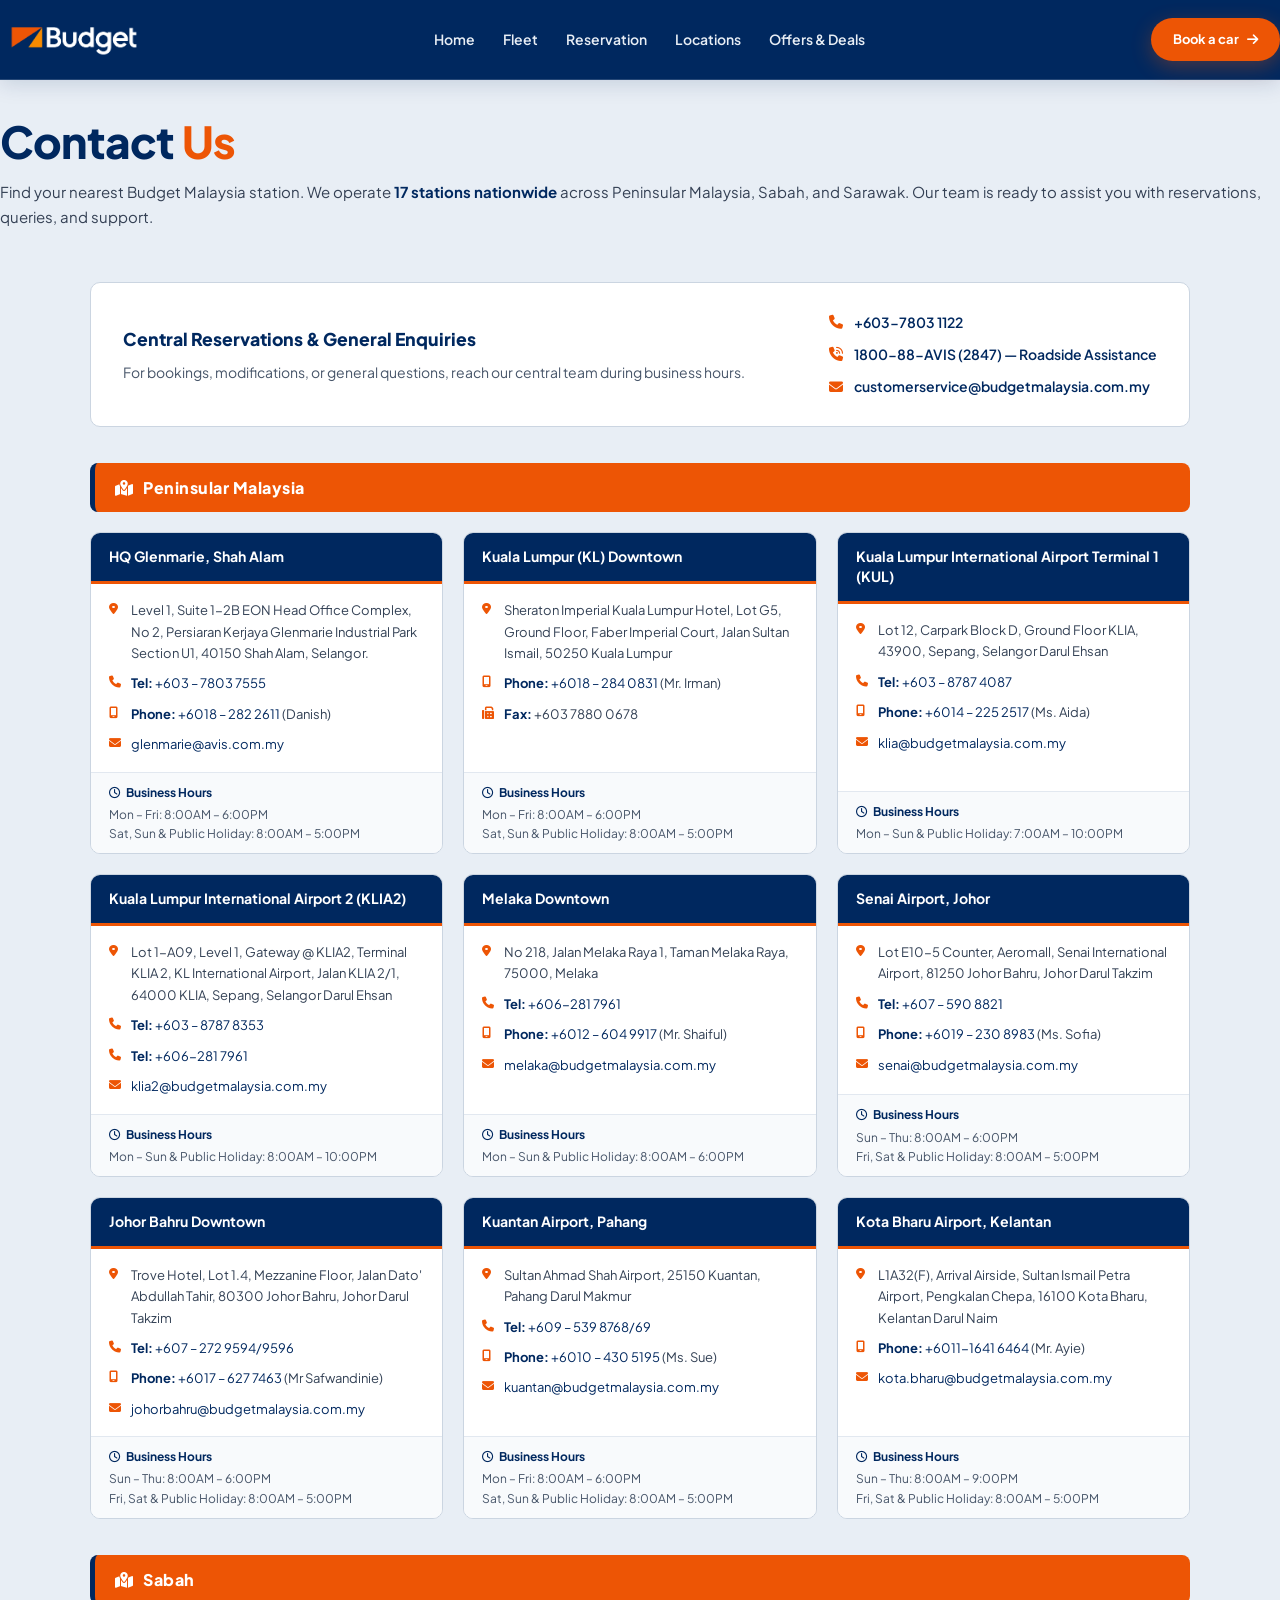
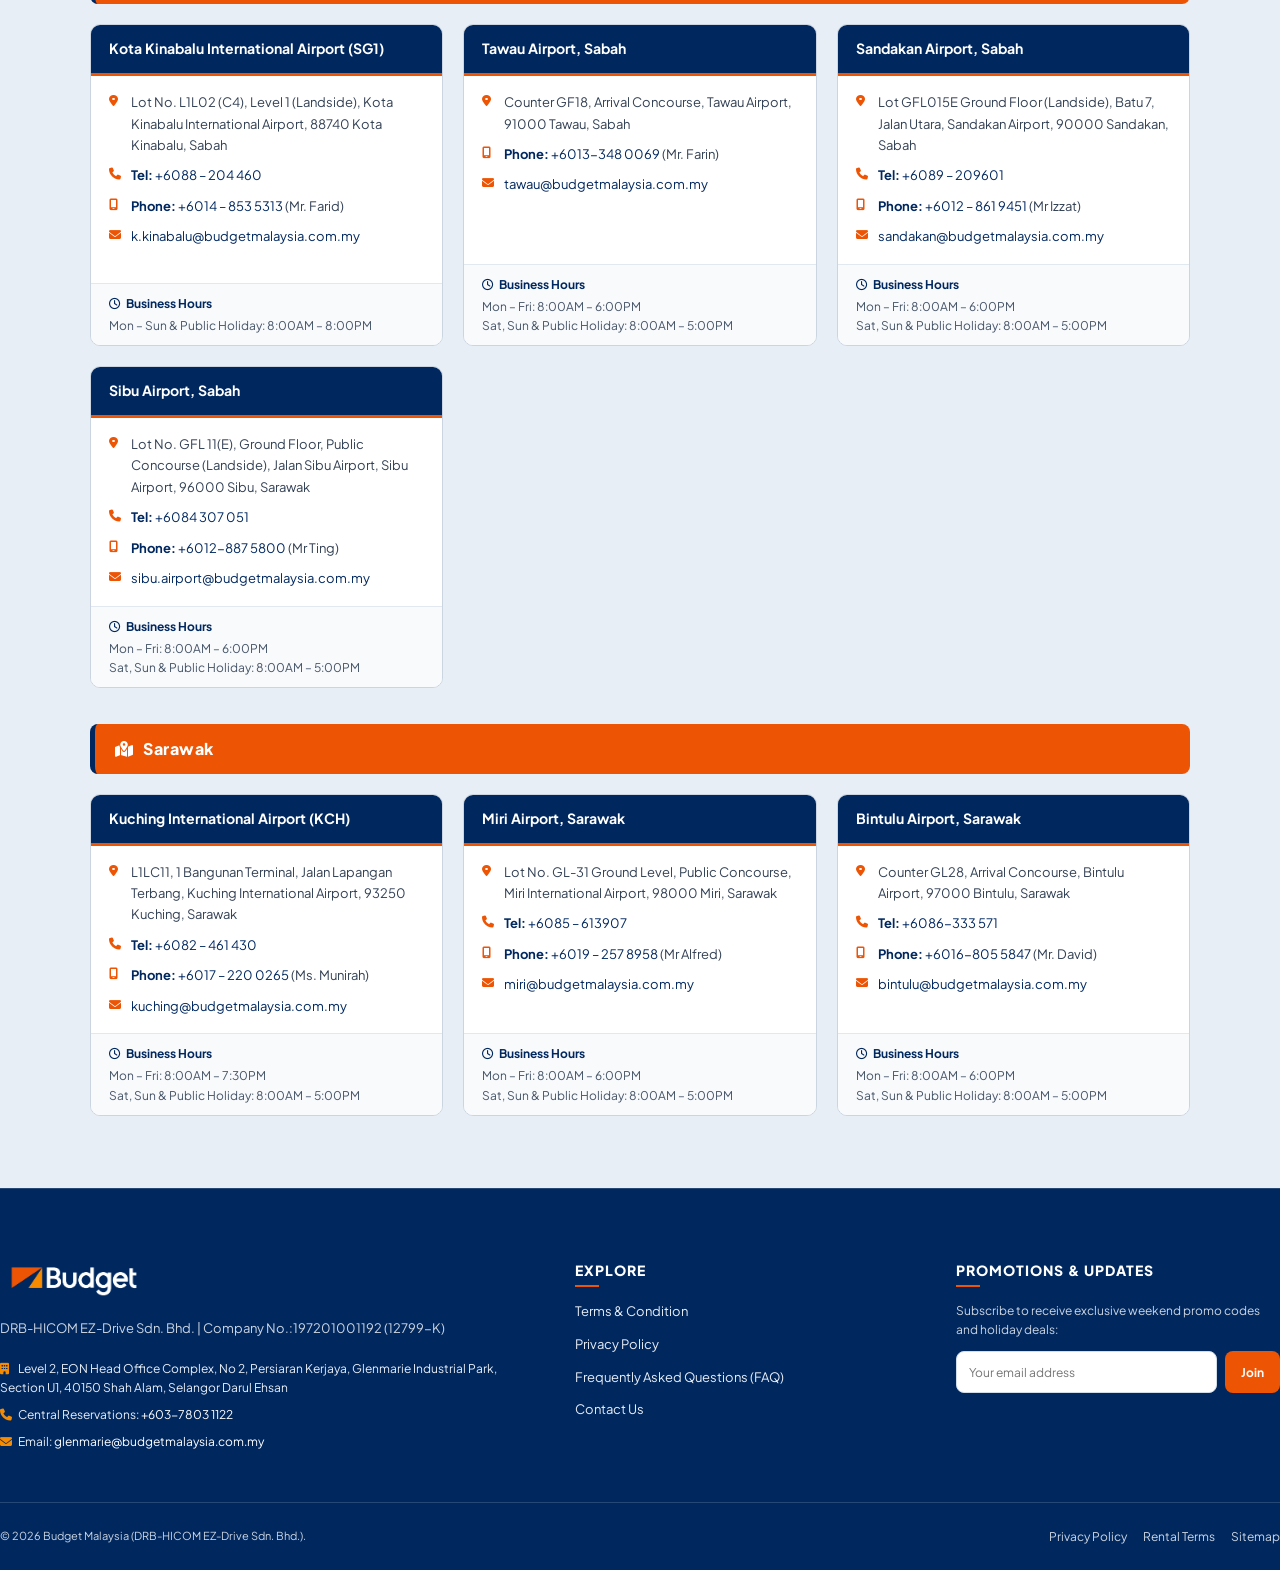
<file: contact.html>
<!doctype html>
<html lang="en">
<head>
  <meta charset="utf-8">
  <meta name="viewport" content="width=device-width, initial-scale=1">
  <title>Contact Us | Budget Malaysia Car Rental</title>
  <meta name="description" content="Contact Budget Malaysia Car Rental &mdash; find your nearest station with address, phone, email and business hours across Peninsular Malaysia, Sabah and Sarawak.">

  <!-- Typography & Icons -->
  <link rel="preconnect" href="https://fonts.googleapis.com">
  <link rel="preconnect" href="https://fonts.gstatic.com" crossorigin>
  <link href="https://fonts.googleapis.com/css2?family=Plus+Jakarta+Sans:wght@300;400;500;600;700;800&family=DM+Sans:ital,wght@0,400;0,500;0,700;1,400&display=swap" rel="stylesheet">
  <link rel="stylesheet" href="https://cdnjs.cloudflare.com/ajax/libs/font-awesome/6.5.1/css/all.min.css">

  <!-- Core Stylesheet -->
  <link rel="stylesheet" href="assets/css/style.css?v=4.2">
</head>
<body>

  <!-- ======================================================================
       Header
       ====================================================================== -->
  <header class="header">
    <div class="wrap header-inner">
      <a class="brand" href="index.html" aria-label="Budget Malaysia Home">
        <img src="assets/images/budget-logo-navy.png" alt="Budget Car Rental" class="brand-logo-img">
      </a>
      <nav class="nav-menu" id="navMenu" aria-label="Main Navigation">
        <a class="nav-link" href="index.html">Home</a>
        <a class="nav-link" href="fleet.html">Fleet</a>
        <a class="nav-link" href="reservation.html">Reservation</a>
        <a class="nav-link" href="locations.html">Locations</a>
        <a class="nav-link" href="offer.html">Offers &amp; Deals</a>
        <a class="btn-book" href="reservation.html" style="margin-top:10px;display:none;">Book a Car &#8599;</a>
      </nav>
      <div class="header-actions">
        <a class="btn-book header-cta" href="reservation.html">
          <span>Book a car</span>
          <i class="fa-solid fa-arrow-right"></i>
        </a>
        <button class="mobile-toggle" id="mobileToggle" aria-label="Open Navigation Menu">
          <i class="fa-solid fa-bars"></i>
        </button>
      </div>
    </div>
  </header>

  <main>

    <!-- ======================================================================
         Hero
         ====================================================================== -->
    <section class="faq-page-hero">
      <div class="wrap">
        <div class="section-header">
          <h1 class="section-title">Contact <em>Us</em></h1>
          <p class="section-desc">
            Find your nearest Budget Malaysia station. We operate <strong>17 stations nationwide</strong> across Peninsular Malaysia, Sabah, and Sarawak. Our team is ready to assist you with reservations, queries, and support.
          </p>
        </div>
      </div>
    </section>

    <!-- ======================================================================
         Content
         ====================================================================== -->
    <section class="contact-content">
      <div class="wrap contact-wrap">

        <!-- General Enquiry Banner -->
        <div class="contact-banner">
          <div class="contact-banner-info">
            <h2>Central Reservations &amp; General Enquiries</h2>
            <p>For bookings, modifications, or general questions, reach our central team during business hours.</p>
          </div>
          <div class="contact-banner-links">
            <a href="tel:+60378031122"><i class="fa-solid fa-phone"></i> +603-7803 1122</a>
            <a href="tel:18008882847"><i class="fa-solid fa-phone-volume"></i> 1800-88-AVIS (2847) &mdash; Roadside Assistance</a>
            <a href="mailto:customerservice@budgetmalaysia.com.my"><i class="fa-solid fa-envelope"></i> customerservice@budgetmalaysia.com.my</a>
          </div>
        </div>

        <!-- -- PENINSULAR MALAYSIA --------------------------- -->
        <div class="region-title"><i class="fa-solid fa-map-location-dot" style="margin-right:10px;"></i>Peninsular Malaysia</div>

        <div class="station-grid">

          <!-- 1. HQ Glenmarie -->
          <div class="station-card">
            <div class="station-card-header"><h3>HQ Glenmarie, Shah Alam</h3></div>
            <div class="station-card-body">
              <div class="station-row">
                <i class="fa-solid fa-location-dot"></i>
                <span>Level 1, Suite 1-2B EON Head Office Complex, No 2, Persiaran Kerjaya Glenmarie Industrial Park Section U1, 40150 Shah Alam, Selangor.</span>
              </div>
              <div class="station-row">
                <i class="fa-solid fa-phone"></i>
                <span><span class="label">Tel:</span> <a href="tel:+60378037555">+603 &ndash; 7803 7555</a></span>
              </div>
              <div class="station-row">
                <i class="fa-solid fa-mobile-screen"></i>
                <span><span class="label">Phone:</span> <a href="tel:+60182822611">+6018 &ndash; 282 2611</a> (Danish)</span>
              </div>
              <div class="station-row">
                <i class="fa-solid fa-envelope"></i>
                <span><a href="mailto:glenmarie@avis.com.my">glenmarie@avis.com.my</a></span>
              </div>
            </div>
            <div class="station-hours">
              <strong><i class="fa-regular fa-clock" style="margin-right:5px;"></i>Business Hours</strong>
              Mon &ndash; Fri: 8:00AM &ndash; 6:00PM<br>
              Sat, Sun &amp; Public Holiday: 8:00AM &ndash; 5:00PM
            </div>
          </div>

          <!-- 2. KL Downtown -->
          <div class="station-card">
            <div class="station-card-header"><h3>Kuala Lumpur (KL) Downtown</h3></div>
            <div class="station-card-body">
              <div class="station-row">
                <i class="fa-solid fa-location-dot"></i>
                <span>Sheraton Imperial Kuala Lumpur Hotel, Lot G5, Ground Floor, Faber Imperial Court, Jalan Sultan Ismail, 50250 Kuala Lumpur</span>
              </div>
              <div class="station-row">
                <i class="fa-solid fa-mobile-screen"></i>
                <span><span class="label">Phone:</span> <a href="tel:+60182840831">+6018 &ndash; 284 0831</a> (Mr. Irman)</span>
              </div>
              <div class="station-row">
                <i class="fa-solid fa-fax"></i>
                <span><span class="label">Fax:</span> +603 7880 0678</span>
              </div>
            </div>
            <div class="station-hours">
              <strong><i class="fa-regular fa-clock" style="margin-right:5px;"></i>Business Hours</strong>
              Mon &ndash; Fri: 8:00AM &ndash; 6:00PM<br>
              Sat, Sun &amp; Public Holiday: 8:00AM &ndash; 5:00PM
            </div>
          </div>

          <!-- 3. KLIA T1 -->
          <div class="station-card">
            <div class="station-card-header"><h3>Kuala Lumpur International Airport Terminal 1 (KUL)</h3></div>
            <div class="station-card-body">
              <div class="station-row">
                <i class="fa-solid fa-location-dot"></i>
                <span>Lot 12, Carpark Block D, Ground Floor KLIA, 43900, Sepang, Selangor Darul Ehsan</span>
              </div>
              <div class="station-row">
                <i class="fa-solid fa-phone"></i>
                <span><span class="label">Tel:</span> <a href="tel:+60387874087">+603 &ndash; 8787 4087</a></span>
              </div>
              <div class="station-row">
                <i class="fa-solid fa-mobile-screen"></i>
                <span><span class="label">Phone:</span> <a href="tel:+60142252517">+6014 &ndash; 225 2517</a> (Ms. Aida)</span>
              </div>
              <div class="station-row">
                <i class="fa-solid fa-envelope"></i>
                <span><a href="mailto:klia@budgetmalaysia.com.my">klia@budgetmalaysia.com.my</a></span>
              </div>
            </div>
            <div class="station-hours">
              <strong><i class="fa-regular fa-clock" style="margin-right:5px;"></i>Business Hours</strong>
              Mon &ndash; Sun &amp; Public Holiday: 7:00AM &ndash; 10:00PM
            </div>
          </div>

          <!-- 4. KLIA2 -->
          <div class="station-card">
            <div class="station-card-header"><h3>Kuala Lumpur International Airport 2 (KLIA2)</h3></div>
            <div class="station-card-body">
              <div class="station-row">
                <i class="fa-solid fa-location-dot"></i>
                <span>Lot 1-A09, Level 1, Gateway @ KLIA2, Terminal KLIA 2, KL International Airport, Jalan KLIA 2/1, 64000 KLIA, Sepang, Selangor Darul Ehsan</span>
              </div>
              <div class="station-row">
                <i class="fa-solid fa-phone"></i>
                <span><span class="label">Tel:</span> <a href="tel:+60387878353">+603 &ndash; 8787 8353</a></span>
              </div>
              <div class="station-row">
                <i class="fa-solid fa-phone"></i>
                <span><span class="label">Tel:</span> <a href="tel:+6062817961">+606-281 7961</a></span>
              </div>
              <div class="station-row">
                <i class="fa-solid fa-envelope"></i>
                <span><a href="mailto:klia2@budgetmalaysia.com.my">klia2@budgetmalaysia.com.my</a></span>
              </div>
            </div>
            <div class="station-hours">
              <strong><i class="fa-regular fa-clock" style="margin-right:5px;"></i>Business Hours</strong>
              Mon &ndash; Sun &amp; Public Holiday: 8:00AM &ndash; 10:00PM
            </div>
          </div>

          <!-- 5. Melaka Downtown -->
          <div class="station-card">
            <div class="station-card-header"><h3>Melaka Downtown</h3></div>
            <div class="station-card-body">
              <div class="station-row">
                <i class="fa-solid fa-location-dot"></i>
                <span>No 218, Jalan Melaka Raya 1, Taman Melaka Raya, 75000, Melaka</span>
              </div>
              <div class="station-row">
                <i class="fa-solid fa-phone"></i>
                <span><span class="label">Tel:</span> <a href="tel:+6062817961">+606-281 7961</a></span>
              </div>
              <div class="station-row">
                <i class="fa-solid fa-mobile-screen"></i>
                <span><span class="label">Phone:</span> <a href="tel:+60126049917">+6012 &ndash; 604 9917</a> (Mr. Shaiful)</span>
              </div>
              <div class="station-row">
                <i class="fa-solid fa-envelope"></i>
                <span><a href="mailto:melaka@budgetmalaysia.com.my">melaka@budgetmalaysia.com.my</a></span>
              </div>
            </div>
            <div class="station-hours">
              <strong><i class="fa-regular fa-clock" style="margin-right:5px;"></i>Business Hours</strong>
              Mon &ndash; Sun &amp; Public Holiday: 8:00AM &ndash; 6:00PM
            </div>
          </div>

          <!-- 6. Senai Airport -->
          <div class="station-card">
            <div class="station-card-header"><h3>Senai Airport, Johor</h3></div>
            <div class="station-card-body">
              <div class="station-row">
                <i class="fa-solid fa-location-dot"></i>
                <span>Lot E10-5 Counter, Aeromall, Senai International Airport, 81250 Johor Bahru, Johor Darul Takzim</span>
              </div>
              <div class="station-row">
                <i class="fa-solid fa-phone"></i>
                <span><span class="label">Tel:</span> <a href="tel:+6075908821">+607 &ndash; 590 8821</a></span>
              </div>
              <div class="station-row">
                <i class="fa-solid fa-mobile-screen"></i>
                <span><span class="label">Phone:</span> <a href="tel:+60192308983">+6019 &ndash; 230 8983</a> (Ms. Sofia)</span>
              </div>
              <div class="station-row">
                <i class="fa-solid fa-envelope"></i>
                <span><a href="mailto:senai@budgetmalaysia.com.my">senai@budgetmalaysia.com.my</a></span>
              </div>
            </div>
            <div class="station-hours">
              <strong><i class="fa-regular fa-clock" style="margin-right:5px;"></i>Business Hours</strong>
              Sun &ndash; Thu: 8:00AM &ndash; 6:00PM<br>
              Fri, Sat &amp; Public Holiday: 8:00AM &ndash; 5:00PM
            </div>
          </div>

          <!-- 7. JB Downtown -->
          <div class="station-card">
            <div class="station-card-header"><h3>Johor Bahru Downtown</h3></div>
            <div class="station-card-body">
              <div class="station-row">
                <i class="fa-solid fa-location-dot"></i>
                <span>Trove Hotel, Lot 1.4, Mezzanine Floor, Jalan Dato' Abdullah Tahir, 80300 Johor Bahru, Johor Darul Takzim</span>
              </div>
              <div class="station-row">
                <i class="fa-solid fa-phone"></i>
                <span><span class="label">Tel:</span> <a href="tel:+6072729594">+607 &ndash; 272 9594/9596</a></span>
              </div>
              <div class="station-row">
                <i class="fa-solid fa-mobile-screen"></i>
                <span><span class="label">Phone:</span> <a href="tel:+60176277463">+6017 &ndash; 627 7463</a> (Mr Safwandinie)</span>
              </div>
              <div class="station-row">
                <i class="fa-solid fa-envelope"></i>
                <span><a href="mailto:johorbahru@budgetmalaysia.com.my">johorbahru@budgetmalaysia.com.my</a></span>
              </div>
            </div>
            <div class="station-hours">
              <strong><i class="fa-regular fa-clock" style="margin-right:5px;"></i>Business Hours</strong>
              Sun &ndash; Thu: 8:00AM &ndash; 6:00PM<br>
              Fri, Sat &amp; Public Holiday: 8:00AM &ndash; 5:00PM
            </div>
          </div>

          <!-- 8. Kuantan Airport -->
          <div class="station-card">
            <div class="station-card-header"><h3>Kuantan Airport, Pahang</h3></div>
            <div class="station-card-body">
              <div class="station-row">
                <i class="fa-solid fa-location-dot"></i>
                <span>Sultan Ahmad Shah Airport, 25150 Kuantan, Pahang Darul Makmur</span>
              </div>
              <div class="station-row">
                <i class="fa-solid fa-phone"></i>
                <span><span class="label">Tel:</span> <a href="tel:+6095398768">+609 &ndash; 539 8768/69</a></span>
              </div>
              <div class="station-row">
                <i class="fa-solid fa-mobile-screen"></i>
                <span><span class="label">Phone:</span> <a href="tel:+60104305195">+6010 &ndash; 430 5195</a> (Ms. Sue)</span>
              </div>
              <div class="station-row">
                <i class="fa-solid fa-envelope"></i>
                <span><a href="mailto:kuantan@budgetmalaysia.com.my">kuantan@budgetmalaysia.com.my</a></span>
              </div>
            </div>
            <div class="station-hours">
              <strong><i class="fa-regular fa-clock" style="margin-right:5px;"></i>Business Hours</strong>
              Mon &ndash; Fri: 8:00AM &ndash; 6:00PM<br>
              Sat, Sun &amp; Public Holiday: 8:00AM &ndash; 5:00PM
            </div>
          </div>

          <!-- 9. Kota Bharu -->
          <div class="station-card">
            <div class="station-card-header"><h3>Kota Bharu Airport, Kelantan</h3></div>
            <div class="station-card-body">
              <div class="station-row">
                <i class="fa-solid fa-location-dot"></i>
                <span>L1A32(F), Arrival Airside, Sultan Ismail Petra Airport, Pengkalan Chepa, 16100 Kota Bharu, Kelantan Darul Naim</span>
              </div>
              <div class="station-row">
                <i class="fa-solid fa-mobile-screen"></i>
                <span><span class="label">Phone:</span> <a href="tel:+601116416464">+6011-1641 6464</a> (Mr. Ayie)</span>
              </div>
              <div class="station-row">
                <i class="fa-solid fa-envelope"></i>
                <span><a href="mailto:kota.bharu@budgetmalaysia.com.my">kota.bharu@budgetmalaysia.com.my</a></span>
              </div>
            </div>
            <div class="station-hours">
              <strong><i class="fa-regular fa-clock" style="margin-right:5px;"></i>Business Hours</strong>
              Sun &ndash; Thu: 8:00AM &ndash; 9:00PM<br>
              Fri, Sat &amp; Public Holiday: 8:00AM &ndash; 5:00PM
            </div>
          </div>

        </div><!-- /station-grid peninsular -->

        <!-- -- SABAH ---------------------------------------- -->
        <div class="region-title"><i class="fa-solid fa-map-location-dot" style="margin-right:10px;"></i>Sabah</div>

        <div class="station-grid">

          <!-- 10. Kota Kinabalu -->
          <div class="station-card">
            <div class="station-card-header"><h3>Kota Kinabalu International Airport (SG1)</h3></div>
            <div class="station-card-body">
              <div class="station-row">
                <i class="fa-solid fa-location-dot"></i>
                <span>Lot No. L1L02 (C4), Level 1 (Landside), Kota Kinabalu International Airport, 88740 Kota Kinabalu, Sabah</span>
              </div>
              <div class="station-row">
                <i class="fa-solid fa-phone"></i>
                <span><span class="label">Tel:</span> <a href="tel:+6088204460">+6088 &ndash; 204 460</a></span>
              </div>
              <div class="station-row">
                <i class="fa-solid fa-mobile-screen"></i>
                <span><span class="label">Phone:</span> <a href="tel:+60148535313">+6014 &ndash; 853 5313</a> (Mr. Farid)</span>
              </div>
              <div class="station-row">
                <i class="fa-solid fa-envelope"></i>
                <span><a href="mailto:k.kinabalu@budgetmalaysia.com.my">k.kinabalu@budgetmalaysia.com.my</a></span>
              </div>
            </div>
            <div class="station-hours">
              <strong><i class="fa-regular fa-clock" style="margin-right:5px;"></i>Business Hours</strong>
              Mon &ndash; Sun &amp; Public Holiday: 8:00AM &ndash; 8:00PM
            </div>
          </div>

          <!-- 11. Tawau Airport -->
          <div class="station-card">
            <div class="station-card-header"><h3>Tawau Airport, Sabah</h3></div>
            <div class="station-card-body">
              <div class="station-row">
                <i class="fa-solid fa-location-dot"></i>
                <span>Counter GF18, Arrival Concourse, Tawau Airport, 91000 Tawau, Sabah</span>
              </div>
              <div class="station-row">
                <i class="fa-solid fa-mobile-screen"></i>
                <span><span class="label">Phone:</span> <a href="tel:+60133480069">+6013-348 0069</a> (Mr. Farin)</span>
              </div>
              <div class="station-row">
                <i class="fa-solid fa-envelope"></i>
                <span><a href="mailto:tawau@budgetmalaysia.com.my">tawau@budgetmalaysia.com.my</a></span>
              </div>
            </div>
            <div class="station-hours">
              <strong><i class="fa-regular fa-clock" style="margin-right:5px;"></i>Business Hours</strong>
              Mon &ndash; Fri: 8:00AM &ndash; 6:00PM<br>
              Sat, Sun &amp; Public Holiday: 8:00AM &ndash; 5:00PM
            </div>
          </div>

          <!-- 12. Sandakan Airport -->
          <div class="station-card">
            <div class="station-card-header"><h3>Sandakan Airport, Sabah</h3></div>
            <div class="station-card-body">
              <div class="station-row">
                <i class="fa-solid fa-location-dot"></i>
                <span>Lot GFL015E Ground Floor (Landside), Batu 7, Jalan Utara, Sandakan Airport, 90000 Sandakan, Sabah</span>
              </div>
              <div class="station-row">
                <i class="fa-solid fa-phone"></i>
                <span><span class="label">Tel:</span> <a href="tel:+6089209601">+6089 &ndash; 209601</a></span>
              </div>
              <div class="station-row">
                <i class="fa-solid fa-mobile-screen"></i>
                <span><span class="label">Phone:</span> <a href="tel:+60128619451">+6012 &ndash; 861 9451</a> (Mr Izzat)</span>
              </div>
              <div class="station-row">
                <i class="fa-solid fa-envelope"></i>
                <span><a href="mailto:sandakan@budgetmalaysia.com.my">sandakan@budgetmalaysia.com.my</a></span>
              </div>
            </div>
            <div class="station-hours">
              <strong><i class="fa-regular fa-clock" style="margin-right:5px;"></i>Business Hours</strong>
              Mon &ndash; Fri: 8:00AM &ndash; 6:00PM<br>
              Sat, Sun &amp; Public Holiday: 8:00AM &ndash; 5:00PM
            </div>
          </div>

          <!-- 13. Sibu Airport -->
          <div class="station-card">
            <div class="station-card-header"><h3>Sibu Airport, Sabah</h3></div>
            <div class="station-card-body">
              <div class="station-row">
                <i class="fa-solid fa-location-dot"></i>
                <span>Lot No. GFL 11(E), Ground Floor, Public Concourse (Landside), Jalan Sibu Airport, Sibu Airport, 96000 Sibu, Sarawak</span>
              </div>
              <div class="station-row">
                <i class="fa-solid fa-phone"></i>
                <span><span class="label">Tel:</span> <a href="tel:+6084307051">+6084 307 051</a></span>
              </div>
              <div class="station-row">
                <i class="fa-solid fa-mobile-screen"></i>
                <span><span class="label">Phone:</span> <a href="tel:+60128875800">+6012-887 5800</a> (Mr Ting)</span>
              </div>
              <div class="station-row">
                <i class="fa-solid fa-envelope"></i>
                <span><a href="mailto:sibu.airport@budgetmalaysia.com.my">sibu.airport@budgetmalaysia.com.my</a></span>
              </div>
            </div>
            <div class="station-hours">
              <strong><i class="fa-regular fa-clock" style="margin-right:5px;"></i>Business Hours</strong>
              Mon &ndash; Fri: 8:00AM &ndash; 6:00PM<br>
              Sat, Sun &amp; Public Holiday: 8:00AM &ndash; 5:00PM
            </div>
          </div>

        </div><!-- /station-grid sabah -->

        <!-- -- SARAWAK --------------------------------------- -->
        <div class="region-title"><i class="fa-solid fa-map-location-dot" style="margin-right:10px;"></i>Sarawak</div>

        <div class="station-grid">

          <!-- 14. Kuching International Airport -->
          <div class="station-card">
            <div class="station-card-header"><h3>Kuching International Airport (KCH)</h3></div>
            <div class="station-card-body">
              <div class="station-row">
                <i class="fa-solid fa-location-dot"></i>
                <span>L1LC11, 1 Bangunan Terminal, Jalan Lapangan Terbang, Kuching International Airport, 93250 Kuching, Sarawak</span>
              </div>
              <div class="station-row">
                <i class="fa-solid fa-phone"></i>
                <span><span class="label">Tel:</span> <a href="tel:+6082461430">+6082 &ndash; 461 430</a></span>
              </div>
              <div class="station-row">
                <i class="fa-solid fa-mobile-screen"></i>
                <span><span class="label">Phone:</span> <a href="tel:+60172200265">+6017 &ndash; 220 0265</a> (Ms. Munirah)</span>
              </div>
              <div class="station-row">
                <i class="fa-solid fa-envelope"></i>
                <span><a href="mailto:kuching@budgetmalaysia.com.my">kuching@budgetmalaysia.com.my</a></span>
              </div>
            </div>
            <div class="station-hours">
              <strong><i class="fa-regular fa-clock" style="margin-right:5px;"></i>Business Hours</strong>
              Mon &ndash; Fri: 8:00AM &ndash; 7:30PM<br>
              Sat, Sun &amp; Public Holiday: 8:00AM &ndash; 5:00PM
            </div>
          </div>

          <!-- 15. Miri Airport -->
          <div class="station-card">
            <div class="station-card-header"><h3>Miri Airport, Sarawak</h3></div>
            <div class="station-card-body">
              <div class="station-row">
                <i class="fa-solid fa-location-dot"></i>
                <span>Lot No. GL-31 Ground Level, Public Concourse, Miri International Airport, 98000 Miri, Sarawak</span>
              </div>
              <div class="station-row">
                <i class="fa-solid fa-phone"></i>
                <span><span class="label">Tel:</span> <a href="tel:+6085613907">+6085 &ndash; 613907</a></span>
              </div>
              <div class="station-row">
                <i class="fa-solid fa-mobile-screen"></i>
                <span><span class="label">Phone:</span> <a href="tel:+60192578958">+6019 &ndash; 257 8958</a> (Mr Alfred)</span>
              </div>
              <div class="station-row">
                <i class="fa-solid fa-envelope"></i>
                <span><a href="mailto:miri@budgetmalaysia.com.my">miri@budgetmalaysia.com.my</a></span>
              </div>
            </div>
            <div class="station-hours">
              <strong><i class="fa-regular fa-clock" style="margin-right:5px;"></i>Business Hours</strong>
              Mon &ndash; Fri: 8:00AM &ndash; 6:00PM<br>
              Sat, Sun &amp; Public Holiday: 8:00AM &ndash; 5:00PM
            </div>
          </div>

          <!-- 16. Bintulu Airport -->
          <div class="station-card">
            <div class="station-card-header"><h3>Bintulu Airport, Sarawak</h3></div>
            <div class="station-card-body">
              <div class="station-row">
                <i class="fa-solid fa-location-dot"></i>
                <span>Counter GL28, Arrival Concourse, Bintulu Airport, 97000 Bintulu, Sarawak</span>
              </div>
              <div class="station-row">
                <i class="fa-solid fa-phone"></i>
                <span><span class="label">Tel:</span> <a href="tel:+6086333571">+6086-333 571</a></span>
              </div>
              <div class="station-row">
                <i class="fa-solid fa-mobile-screen"></i>
                <span><span class="label">Phone:</span> <a href="tel:+60168055847">+6016-805 5847</a> (Mr. David)</span>
              </div>
              <div class="station-row">
                <i class="fa-solid fa-envelope"></i>
                <span><a href="mailto:bintulu@budgetmalaysia.com.my">bintulu@budgetmalaysia.com.my</a></span>
              </div>
            </div>
            <div class="station-hours">
              <strong><i class="fa-regular fa-clock" style="margin-right:5px;"></i>Business Hours</strong>
              Mon &ndash; Fri: 8:00AM &ndash; 6:00PM<br>
              Sat, Sun &amp; Public Holiday: 8:00AM &ndash; 5:00PM
            </div>
          </div>

        </div><!-- /station-grid sarawak -->

      </div>
    </section>

  </main>

  <!-- ======================================================================
       Footer
       ====================================================================== -->
  <footer class="footer">
    <div class="wrap">
      <div class="footer-top">
        <div class="footer-brand">
          <a class="brand" href="index.html" aria-label="Budget Malaysia Home">
            <img src="assets/images/budget-logo-navy.png" alt="Budget Car Rental" class="brand-logo-img">
          </a>
          <p>DRB-HICOM EZ-Drive Sdn. Bhd. | Company No.:197201001192 (12799-K)</p>
          <div class="footer-contact-info">
            <div><i class="fa-solid fa-building"></i> Level 2, EON Head Office Complex, No 2, Persiaran Kerjaya, Glenmarie Industrial Park, Section U1, 40150 Shah Alam, Selangor Darul Ehsan</div>
            <div><i class="fa-solid fa-phone"></i> Central Reservations: <a href="tel:+60378031122">+603-7803 1122</a></div>
            <div><i class="fa-solid fa-envelope"></i> Email: <a href="mailto:glenmarie@budgetmalaysia.com.my">glenmarie@budgetmalaysia.com.my</a></div>
          </div>
        </div>
        <div class="footer-col">
          <h4>Explore</h4>
          <div class="footer-links">
            <a href="terms.html">Terms &amp; Condition</a>
            <a href="privacy.html">Privacy Policy</a>
            <a href="faq.html">Frequently Asked Questions (FAQ)</a>
            <a href="contact.html">Contact Us</a>
          </div>
        </div>
        <div class="footer-col">
          <h4>Promotions &amp; Updates</h4>
          <p style="font-size:12px;color:#CBD5E1;margin-bottom:12px;">Subscribe to receive exclusive weekend promo codes and holiday deals:</p>
          <form class="newsletter-box" onsubmit="event.preventDefault(); showToast('Thank you for subscribing to Budget Malaysia!');">
            <input type="email" placeholder="Your email address" required>
            <button type="submit">Join</button>
          </form>
        </div>
      </div>
      <div class="footer-bottom">
        <p class="footer-disclaimer">
          &copy; <span id="year"></span> Budget Malaysia (DRB-HICOM EZ-Drive Sdn. Bhd.).
        </p>
        <div style="display:flex;gap:16px;font-size:12px;">
          <a href="privacy.html" style="color:#CBD5E1;">Privacy Policy</a>
          <a href="terms.html" style="color:#CBD5E1;">Rental Terms</a>
          <a href="#" style="color:#CBD5E1;">Sitemap</a>
        </div>
      </div>
    </div>
  </footer>

  <script src="assets/js/app.js?v=4.2"></script>
</body>
</html>
</file>
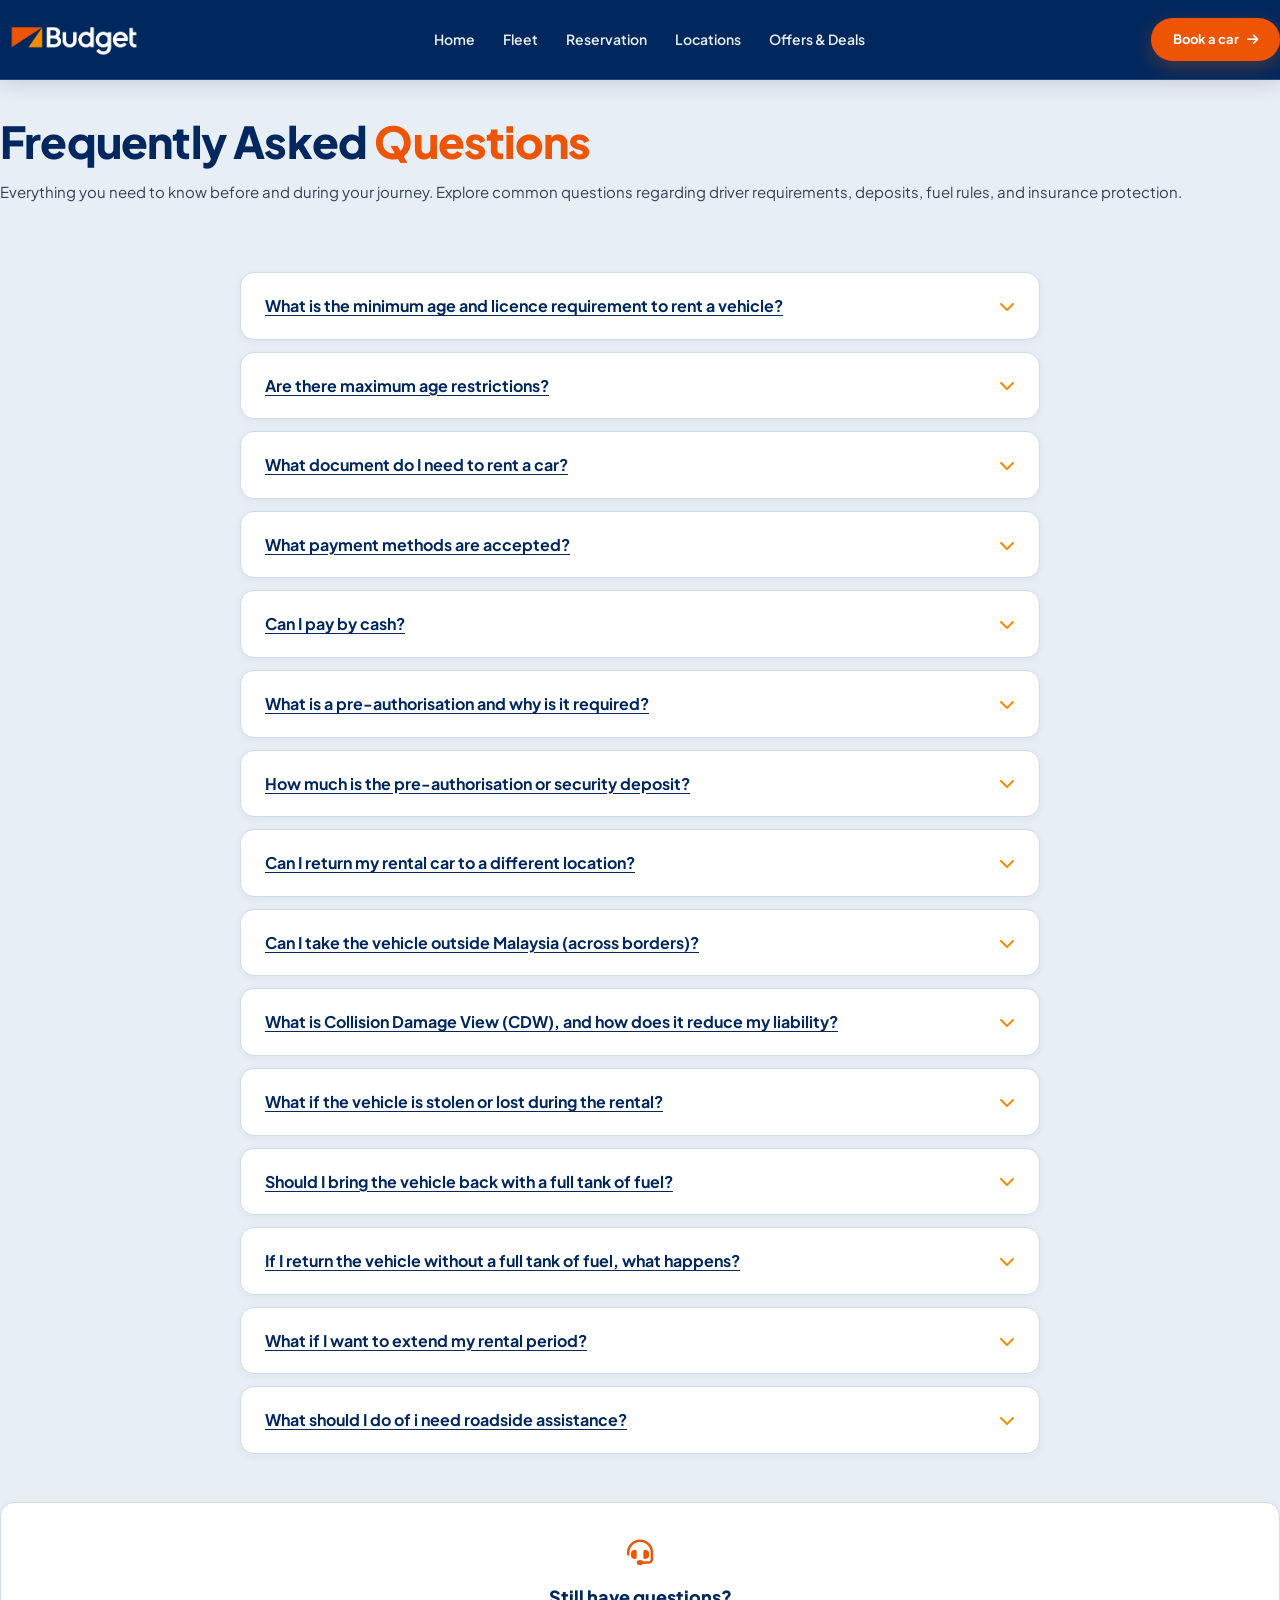
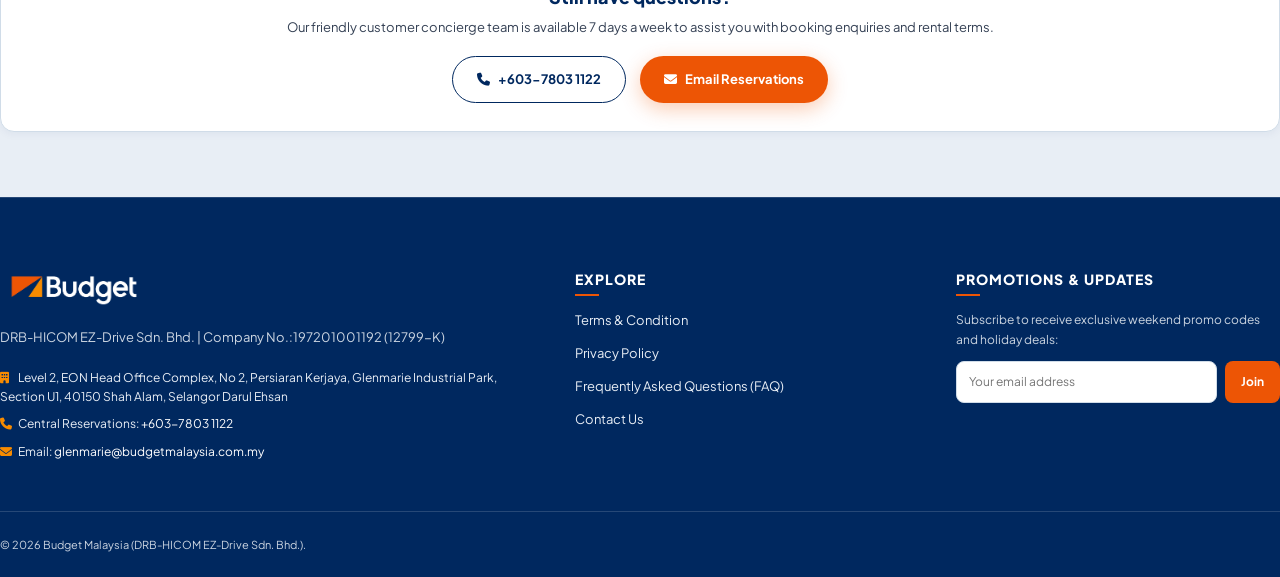
<file: faq.html>
<!doctype html>
<html lang="en">
<head>
  <meta charset="utf-8">
  <meta name="viewport" content="width=device-width, initial-scale=1">
  <title>Frequently Asked Questions | Budget Malaysia Car Rental</title>
  <meta name="description" content="Find comprehensive answers to frequently asked questions about car rental requirements, pre-authorisation deposits, fuel policy, insurance waivers (CDW/TP), and roadside assistance with Budget Malaysia.">

  <!-- Typography & Icons -->
  <link rel="preconnect" href="https://fonts.googleapis.com">
  <link rel="preconnect" href="https://fonts.gstatic.com" crossorigin>
  <link href="https://fonts.googleapis.com/css2?family=Plus+Jakarta+Sans:wght@300;400;500;600;700;800&family=DM+Sans:ital,wght@0,400;0,500;0,700;1,400&display=swap" rel="stylesheet">
  <link rel="stylesheet" href="https://cdnjs.cloudflare.com/ajax/libs/font-awesome/6.5.1/css/all.min.css">

  <!-- Core Stylesheet -->
  <link rel="stylesheet" href="assets/css/style.css?v=4.2">
</head>
<body>

  <!-- Sticky Navigation Header -->
  <header class="header">
    <div class="wrap header-inner">
      <a class="brand" href="index.html" aria-label="Budget Malaysia Home">
        <img src="assets/images/budget-logo-navy.png" alt="Budget Car Rental" class="brand-logo-img">
      </a>

      <nav class="nav-menu" id="navMenu" aria-label="Main Navigation">
        <a class="nav-link" href="index.html">Home</a>
        <a class="nav-link" href="fleet.html">Fleet</a>
        <a class="nav-link" href="reservation.html">Reservation</a>
        <a class="nav-link" href="locations.html">Locations</a>
        <a class="nav-link" href="offer.html">Offers & Deals</a>
      </nav>

      <div class="header-actions">
        <a class="btn-book header-cta" href="reservation.html">
          <span>Book a car</span>
          <i class="fa-solid fa-arrow-right"></i>
        </a>

        <button class="mobile-toggle" id="mobileToggle" aria-label="Open Navigation Menu">
          <i class="fa-solid fa-bars"></i>
        </button>
      </div>
    </div>
  </header>

  <main>
    <!-- FAQ Header -->
    <section class="faq-page-hero">
      <div class="wrap">
        <div class="section-header">
          <h1 class="section-title">
             Frequently Asked <em>Questions</em>
          </h1>
          <p class="section-desc">
            Everything you need to know before and during your journey. Explore common questions regarding driver requirements, deposits, fuel rules, and insurance protection.
          </p>
        </div>
      </div>
    </section>

    <!-- FAQ Accordion & Search Section -->
    <section class="faq-page-content">
      <div class="wrap">
        <!-- Full FAQ Accordion List -->
        <div class="faq-list">

          <!-- 1. Age Requirement -->
          <div class="faq-item" data-category="age">
            <button class="faq-question" type="button">
              <span class="faq-question-link">What is the minimum age and licence requirement to rent a vehicle?</span>
              <i class="fa-solid fa-chevron-down"></i>
            </button>
            <div class="faq-answer">
              <p>You must be <strong>at least 21 years old</strong> and have held a full, <strong>valid driving licence for at least one year</strong> at the start of rental.</p>
            </div>
          </div>

          <!-- 2. Maximum Age -->
          <div class="faq-item" data-category="age">
            <button class="faq-question" type="button">
              <span class="faq-question-link">Are there maximum age restrictions?</span>
              <i class="fa-solid fa-chevron-down"></i>
            </button>
            <div class="faq-answer">
              <p>Yes · Drivers <strong>over 75 years of age</strong> are not permitted to drive Budget vehicles, as insurance coverage is not available for that age group.</p>
            </div>
          </div>

          <!-- 3. Documents Required -->
          <div class="faq-item" data-category="age">
            <button class="faq-question" type="button">
              <span class="faq-question-link">What document do I need to rent a car?</span>
              <i class="fa-solid fa-chevron-down"></i>
            </button>
            <div class="faq-answer">
              <p>You will need:</p>
              <ul>
                <li>The estimated vehicle rental price.</li>
                <li>International Driving License / Permit.</li>
                <li>A valid credit card in the rentar's name.</li>
                <li>Passport/ID for verification.</li>
              </ul>
            </div>
          </div>

          <!-- 4. Accepted Payment Methods -->
          <div class="faq-item" data-category="payment">
            <button class="faq-question" type="button">
              <span class="faq-question-link">What payment methods are accepted?</span>
              <i class="fa-solid fa-chevron-down"></i>
            </button>
            <div class="faq-answer">
              <p>Budget accepts <strong>American Express</strong> (excluding traveller·s cheque versions), <strong>Visa credit cards</strong> and <strong>MasterCard credit cards</strong>.</p>
            </div>
          </div>

          <!-- 5. Cash Payment -->
          <div class="faq-item" data-category="payment">
            <button class="faq-question" type="button">
              <span class="faq-question-link">Can I pay by cash?</span>
              <i class="fa-solid fa-chevron-down"></i>
            </button>
            <div class="faq-answer">
              <p>No · Cash is not accepted. The rental must be charged to a credit card.</p>
            </div>
          </div>

          <!-- 6. Pre-authorisation Explanation -->
          <div class="faq-item" data-category="payment">
            <button class="faq-question" type="button">
              <span class="faq-question-link">What is a pre-authorisation and why is it required?</span>
              <i class="fa-solid fa-chevron-down"></i>
            </button>
            <div class="faq-answer">
              <p>When you rent a car, Budget places a pre-authorisation hold on your credit card. This is not a charge but a temporary hold to cover the estimated rental charges and any additional costs (fuel, extra hours, etc). The unused amount will be released after the rental ends.</p>
            </div>
          </div>

          <!-- 7. Security Deposit Calculation -->
          <div class="faq-item" data-category="payment">
            <button class="faq-question" type="button">
              <span class="faq-question-link">How much is the pre-authorisation or security deposit?</span>
              <i class="fa-solid fa-chevron-down"></i>
            </button>
            <div class="faq-answer">
              <p>The amount of the pre-authorisation or security deposit is either fixed - or calculated based on:</p>
              <ul>
                <li>The estimated vehicle rental price.</li>
                <li>Less any amount we accept you have paid towards the rental when you booked - for example, the cost of any accepted voucher.</li>
                <li>Plus, the excess fees based on the vehicles group.</li>
              </ul>
            </div>
          </div>

          <!-- 8. Return Location -->
          <div class="faq-item" data-category="travel">
            <button class="faq-question" type="button">
              <span class="faq-question-link">Can I return my rental car to a different location?</span>
              <i class="fa-solid fa-chevron-down"></i>
            </button>
            <div class="faq-answer">
              <p>Yes, you may return your vehicle to a different Budget location. However, a one-way fee may apply depending on the stations involved.</p>
            </div>
          </div>

          <!-- 9. Cross-Border Restrictions -->
          <div class="faq-item" data-category="travel">
            <button class="faq-question" type="button">
              <span class="faq-question-link">Can I take the vehicle outside Malaysia (across borders)?</span>
              <i class="fa-solid fa-chevron-down"></i>
            </button>
            <div class="faq-answer">
              <p>No · The Vehicle must remain within Malaysia. Budget does not offer products to allows cross-border travel.</p>
            </div>
          </div>

          <!-- 10. Collision Damage Waiver -->
          <div class="faq-item" data-category="insurance">
            <button class="faq-question" type="button">
              <span class="faq-question-link">What is Collision Damage View (CDW), and how does it reduce my liability?</span>
              <i class="fa-solid fa-chevron-down"></i>
            </button>
            <div class="faq-answer">
              <p>If you purchase CDW, your liability for damage is limited to the <strong>excess (as stipulated in your rental agreement)</strong>. Without CDW, you are fully liable for repair or replacement (or the estimated cost) plus admin fees. In most cases, <strong>Collision Damage Waiver is provided with the vehicle as standard</strong>. If it's included, it will be stated on your rental agreement and in your booking confirmation email.</p>
            </div>
          </div>

          <!-- 11. Theft Protection -->
          <div class="faq-item" data-category="insurance">
            <button class="faq-question" type="button">
              <span class="faq-question-link">What if the vehicle is stolen or lost during the rental?</span>
              <i class="fa-solid fa-chevron-down"></i>
            </button>
            <div class="faq-answer">
              <p>If you have <strong>Theft Protection (TP)</strong> waiver, your liability is limited to the excess stated in the rental agreement. Without TP, you bear full cost of replacement plus related costs.</p>
            </div>
          </div>

          <!-- 12. Full Tank Return -->
          <div class="faq-item" data-category="fuel">
            <button class="faq-question" type="button">
              <span class="faq-question-link">Should I bring the vehicle back with a full tank of fuel?</span>
              <i class="fa-solid fa-chevron-down"></i>
            </button>
            <div class="faq-answer">
              <p>Yes. The vehicle will normally be supplied with a full tanks of fuel. You must return it to us with same amount of fuel it had in it when you picked it up · usually a full tank · as sown on the factory-installed fuel guage.</p>
              <p style="margin-top: 10px;">We recommend you fill up as close to the return location as you can on the return date, and keep receipt to show us. If you don't return the vehicle with a full tank and you can't show us a receipt for fuel · we will charge you.</p>
            </div>
          </div>

          <!-- 13. Unfilled Tank Policy -->
          <div class="faq-item" data-category="fuel">
            <button class="faq-question" type="button">
              <span class="faq-question-link">If I return the vehicle without a full tank of fuel, what happens?</span>
              <i class="fa-solid fa-chevron-down"></i>
            </button>
            <div class="faq-answer">
              <p>You can choose "Fuel Up Front" at booking/pick-up, which lets you return the vehicle with any fuel level. If not, <strong>Pay on Return</strong> applies. Budget charges <strong>1.5 to 3x the average fuel price</strong> for refueling if the tank us not full and there's no valid fuel receipt.</p>
            </div>
          </div>

          <!-- 14. Extension Policy -->
          <div class="faq-item" data-category="travel">
            <button class="faq-question" type="button">
              <span class="faq-question-link">What if I want to extend my rental period?</span>
              <i class="fa-solid fa-chevron-down"></i>
            </button>
            <div class="faq-answer">
              <p>Contact Budget <strong>before</strong> the original end date/time to extend. Additional days will be charged at the "pay at location" rate. If you overstay without extension, you'll be charged additional full-day rates (beyond grace period) until the vehicle is returned.</p>
            </div>
          </div>

          <!-- 15. Roadside Assistance -->
          <div class="faq-item" data-category="travel">
            <button class="faq-question" type="button">
              <span class="faq-question-link">What should I do of i need roadside assistance?</span>
              <i class="fa-solid fa-chevron-down"></i>
            </button>
            <div class="faq-answer">
              <p>If you face a breakdown, accident, or need help, you can contact Budget 24/7 Roadside Assistance at the number provided in your rental agreement.</p>
            </div>
          </div>

        </div>

        <!-- Help Support Contact Banner -->
        <div style="margin-top: 48px; background: var(--bg-card); border: 1px solid var(--border-light); border-radius: var(--radius-md); padding: 28px; text-align: center; box-shadow: var(--shadow-sm);">
          <div style="font-size: 26px; color: var(--burnt-orange); margin-bottom: 10px;">
            <i class="fa-solid fa-headset"></i>
          </div>
          <h3 style="font-size: 18px; font-weight: 800; color: var(--navy); margin-bottom: 6px;">Still have questions?</h3>
          <p style="font-size: 13px; color: var(--text-secondary); margin-bottom: 18px;">Our friendly customer concierge team is available 7 days a week to assist you with booking enquiries and rental terms.</p>
          <div style="display: flex; gap: 14px; justify-content: center; flex-wrap: wrap;">
            <a href="tel:+60378031122" class="btn btn-secondary" style="font-size: 13px;">
              <i class="fa-solid fa-phone"></i> +603-7803 1122
            </a>
            <a href="mailto:reservations@budgetmalaysia.com.my" class="btn btn-primary" style="font-size: 13px;">
              <i class="fa-solid fa-envelope"></i> Email Reservations
            </a>
          </div>
        </div>
      </div>
    </section>
  </main>

  <!-- Global Footer -->
  <footer class="footer">
    <div class="wrap">
      <div class="footer-top">
        <div class="footer-brand">
          <a class="brand" href="index.html" aria-label="Budget Malaysia Home">
            <img src="assets/images/budget-logo-navy.png" alt="Budget Car Rental" class="brand-logo-img">
          </a>
          <p>DRB-HICOM EZ-Drive Sdn. Bhd. | Company No.:197201001192 (12799-K)</p>
          <div class="footer-contact-info">
            <div><i class="fa-solid fa-building"></i> Level 2, EON Head Office Complex, No 2, Persiaran Kerjaya, Glenmarie Industrial Park, Section U1, 40150 Shah Alam, Selangor Darul Ehsan</div>
            <div><i class="fa-solid fa-phone"></i> Central Reservations: <a href="tel:+60378031122">+603-7803 1122</a></div>
            <div><i class="fa-solid fa-envelope"></i> Email: <a href="mailto:glenmarie@budgetmalaysia.com.my">glenmarie@budgetmalaysia.com.my</a></div>
          </div>
        </div>

        <div class="footer-col">
          <h4>Explore</h4>
          <div class="footer-links">
            <a href="terms.html">Terms &amp; Condition</a>
            <a href="privacy.html">Privacy Policy</a>
            <a href="faq.html">Frequently Asked Questions (FAQ)</a>
            <a href="contact.html">Contact Us</a>
          </div>
        </div>

        <div class="footer-col">
          <h4>Promotions &amp; Updates</h4>
          <p style="font-size: 12px; color: #CBD5E1; margin-bottom: 12px;">Subscribe to receive exclusive weekend promo codes and holiday deals:</p>
          <form class="newsletter-box" onsubmit="event.preventDefault(); showToast('Thank you for subscribing to Budget Malaysia!');"> 
            <input type="email" placeholder="Your email address" required>
            <button type="submit">Join</button>
          </form>
        </div>
      </div>
            <div class="footer-bottom">
        <p class="footer-disclaimer">
          &copy; <span id="year"></span> Budget Malaysia (DRB-HICOM EZ-Drive Sdn. Bhd.).
        </p>
      </div>
    </div>
  </footer>

  <!-- Scripts -->
  <script src="assets/js/app.js?v=4.2"></script>
</body>
</html>
</file>
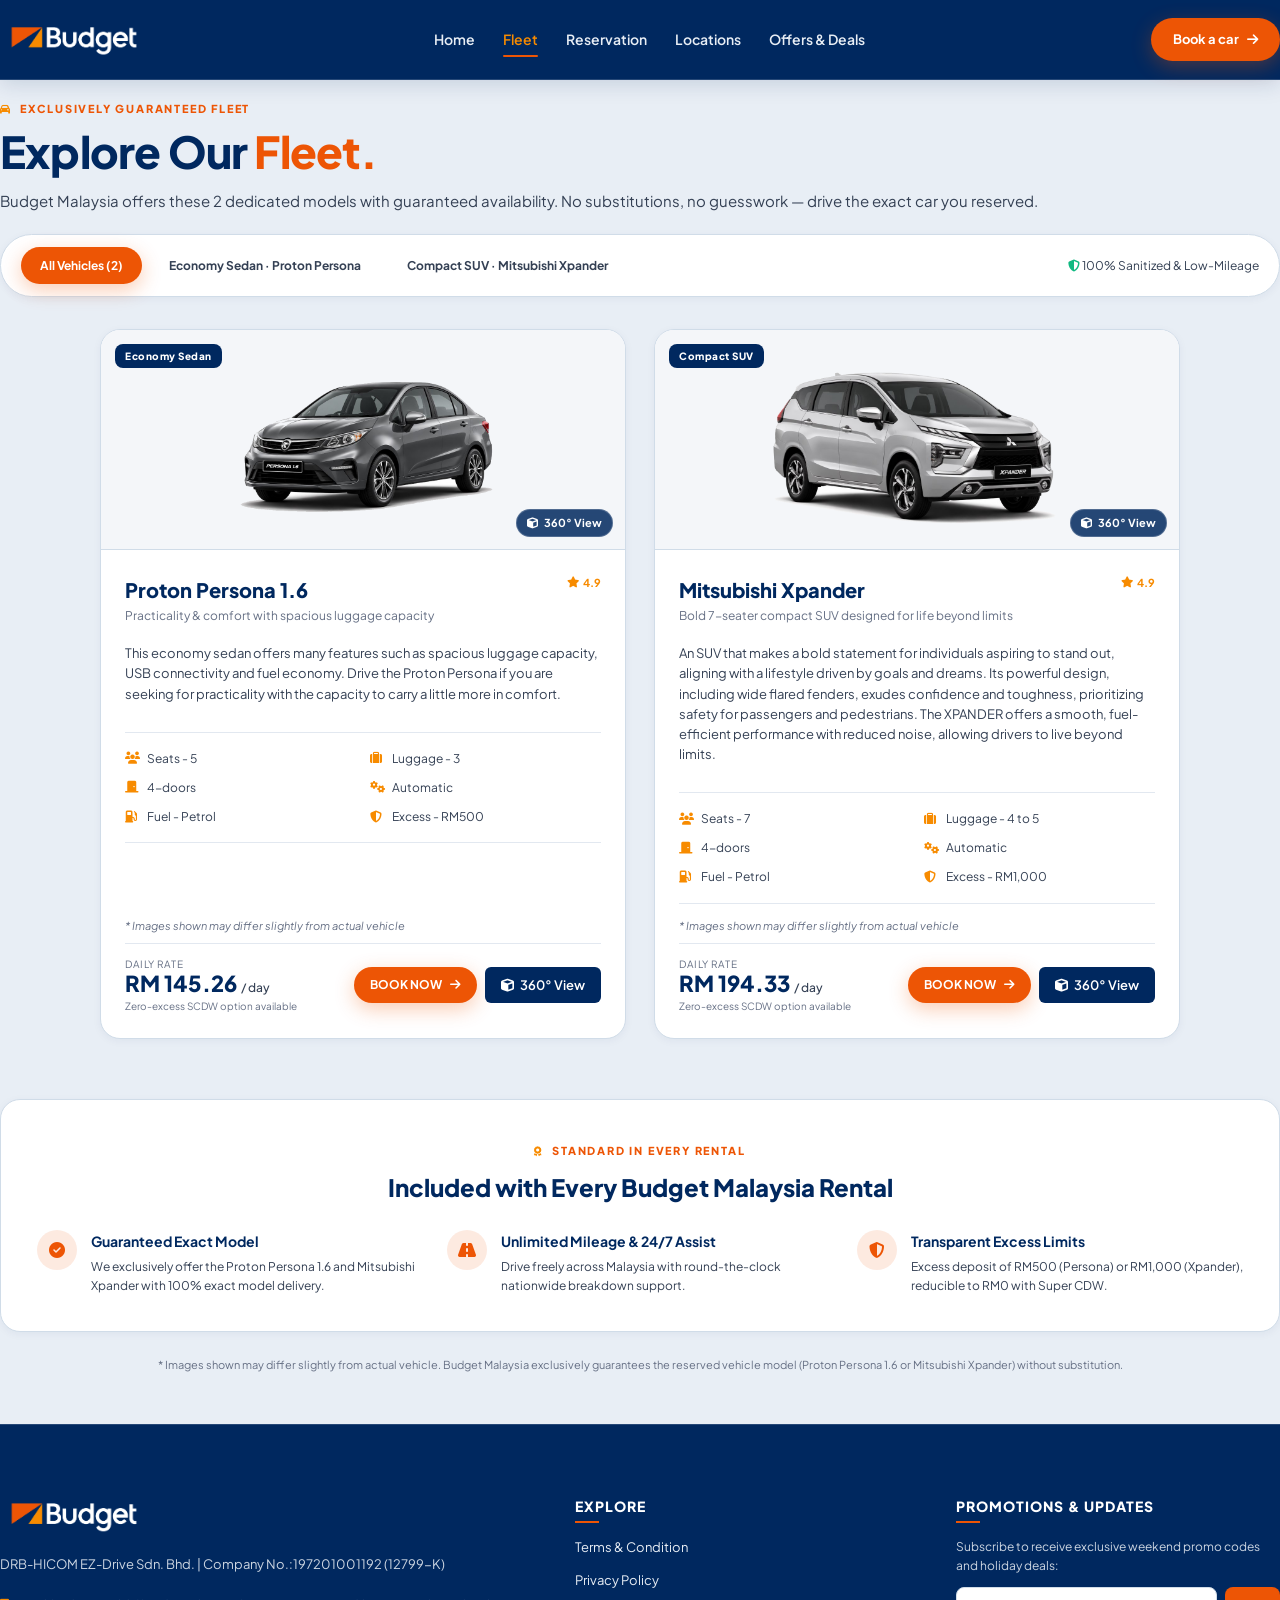
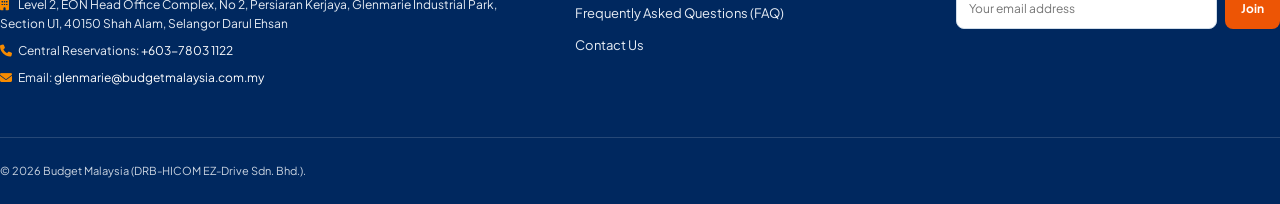
<file: fleet.html>
<!doctype html>
<html lang="en">
<head>
  <meta charset="utf-8">
  <meta name="viewport" content="width=device-width, initial-scale=1">
  <title>Our Vehicle Fleet | Budget Malaysia Car Rental</title>
  <meta name="description" content="Explore Budget Malaysia's vehicle fleet. From economical sedans to 7-seater MPVs and rugged 4x4 trucks. Transparent daily rates, excess charges, and specifications.">

  <!-- Typography & Icons -->
  <link rel="preconnect" href="https://fonts.googleapis.com">
  <link rel="preconnect" href="https://fonts.gstatic.com" crossorigin>
  <link href="https://fonts.googleapis.com/css2?family=Plus+Jakarta+Sans:wght@300;400;500;600;700;800&family=DM+Sans:ital,wght@0,400;0,500;0,700;1,400&display=swap" rel="stylesheet">
  <link rel="stylesheet" href="https://cdnjs.cloudflare.com/ajax/libs/font-awesome/6.5.1/css/all.min.css">

  <!-- Core Stylesheet -->
  <link rel="stylesheet" href="assets/css/style.css?v=4.2">
</head>
<body>

  <!-- Sticky Navigation Header -->
  <header class="header">
    <div class="wrap header-inner">
      <a class="brand" href="index.html" aria-label="Budget Malaysia Home">
        <img src="assets/images/budget-logo-navy.png" alt="Budget Car Rental" class="brand-logo-img">
      </a>

      <nav class="nav-menu" id="navMenu" aria-label="Main Navigation">
        <a class="nav-link" href="index.html">Home</a>
        <a class="nav-link active" href="fleet.html">Fleet</a>
        <a class="nav-link" href="reservation.html">Reservation</a>
        <a class="nav-link" href="locations.html">Locations</a>
        <a class="nav-link" href="offer.html">Offers & Deals</a>
      </nav>

      <div class="header-actions">
        <a class="btn-book header-cta" href="reservation.html">
          <span>Book a car</span>
          <i class="fa-solid fa-arrow-right"></i>
        </a>

        <button class="mobile-toggle" id="mobileToggle" aria-label="Open Navigation Menu">
          <i class="fa-solid fa-bars"></i>
        </button>
      </div>
    </div>
  </header>

  <main>
    <section class="fleet-section" id="fleetSection">
      <div class="wrap">
        <div class="section-header">
          <div class="eyebrow">
            <i class="fa-solid fa-car"></i>
            <span>EXCLUSIVELY GUARANTEED FLEET</span>
          </div>
          <h1 class="section-title">
            Explore Our <em>Fleet.</em>
          </h1>
          <p class="section-desc">
            Budget Malaysia offers these 2 dedicated models with guaranteed availability. No substitutions, no guesswork &mdash; drive the exact car you reserved.
          </p>
        </div>

        <!-- Filter Pill Bar -->
        <div class="filter-bar">
          <div class="filter-pills">
            <button class="filter-btn fleet-filter-btn active" data-category="all">All Vehicles (2)</button>
            <button class="filter-btn fleet-filter-btn" data-category="economy">Economy Sedan · Proton Persona</button>
            <button class="filter-btn fleet-filter-btn" data-category="suv">Compact SUV · Mitsubishi Xpander</button>
          </div>

          <div style="font-size: 12px; color: var(--text-body);">
            <i class="fa-solid fa-shield-halved" style="color: var(--accent-emerald);"></i> 100% Sanitized & Low-Mileage
          </div>
        </div>

        <!-- Dynamic Availability & Price Analysis Banner (Populated on "Find Cars") -->
        <div id="fleetSearchAnalysisBanner" class="search-analysis-container" style="display: none;"></div>

        <!-- Dynamic Car Cards Grid -->
        <div class="fleet-grid" id="fleetContainer">
          <!-- Populated dynamically by app.js with exact specs, photos & official descriptions -->
        </div>

        <!-- Fleet Guarantees Banner -->
        <div style="margin-top: 60px; background: var(--bg-card); border: 1px solid var(--border-light); border-radius: var(--radius-lg); padding: 36px; box-shadow: var(--shadow-sm);">
          <div class="section-header text-center" style="margin-bottom: 24px;">
            <div class="eyebrow"><i class="fa-solid fa-award"></i> STANDARD IN EVERY RENTAL</div>
            <h3 style="font-size: 24px; font-weight: 800; color: var(--navy);">Included with Every Budget Malaysia Rental</h3>
          </div>

          <div style="display: grid; grid-template-columns: repeat(3, 1fr); gap: 24px;">
            <div style="display: flex; gap: 14px; align-items: flex-start;">
              <div style="width: 40px; height: 40px; border-radius: 50%; background: rgba(237, 85, 5, 0.12); color: var(--burnt-orange); display: flex; align-items: center; justify-content: center; font-size: 16px; flex-shrink: 0;">
                <i class="fa-solid fa-circle-check"></i>
              </div>
              <div>
                <b style="font-size: 14px; color: var(--navy); display: block;">Guaranteed Exact Model</b>
                <p style="font-size: 12px; color: var(--text-body); margin-top: 4px;">We exclusively offer the Proton Persona 1.6 and Mitsubishi Xpander with 100% exact model delivery.</p>
              </div>
            </div>

            <div style="display: flex; gap: 14px; align-items: flex-start;">
              <div style="width: 40px; height: 40px; border-radius: 50%; background: rgba(237, 85, 5, 0.12); color: var(--burnt-orange); display: flex; align-items: center; justify-content: center; font-size: 16px; flex-shrink: 0;">
                <i class="fa-solid fa-road"></i>
              </div>
              <div>
                <b style="font-size: 14px; color: var(--navy); display: block;">Unlimited Mileage & 24/7 Assist</b>
                <p style="font-size: 12px; color: var(--text-body); margin-top: 4px;">Drive freely across Malaysia with round-the-clock nationwide breakdown support.</p>
              </div>
            </div>

            <div style="display: flex; gap: 14px; align-items: flex-start;">
              <div style="width: 40px; height: 40px; border-radius: 50%; background: rgba(237, 85, 5, 0.12); color: var(--burnt-orange); display: flex; align-items: center; justify-content: center; font-size: 16px; flex-shrink: 0;">
                <i class="fa-solid fa-shield-halved"></i>
              </div>
              <div>
                <b style="font-size: 14px; color: var(--navy); display: block;">Transparent Excess Limits</b>
                <p style="font-size: 12px; color: var(--text-body); margin-top: 4px;">Excess deposit of RM500 (Persona) or RM1,000 (Xpander), reducible to RM0 with Super CDW.</p>
              </div>
            </div>
          </div>
        </div>

        <p style="font-size: 11px; color: var(--text-muted); margin-top: 24px; text-align: center;">
          * Images shown may differ slightly from actual vehicle. Budget Malaysia exclusively guarantees the reserved vehicle model (Proton Persona 1.6 or Mitsubishi Xpander) without substitution.
        </p>
      </div>
    </section>
  </main>

  <!-- Global Footer -->
  <footer class="footer">
    <div class="wrap">
      <div class="footer-top">
        <div class="footer-brand">
          <a class="brand" href="index.html" aria-label="Budget Malaysia Home">
            <img src="assets/images/budget-logo-navy.png" alt="Budget Car Rental" class="brand-logo-img">
          </a>
          <p>DRB-HICOM EZ-Drive Sdn. Bhd. | Company No.:197201001192 (12799-K)</p>
          <div class="footer-contact-info">
            <div><i class="fa-solid fa-building"></i> Level 2, EON Head Office Complex, No 2, Persiaran Kerjaya, Glenmarie Industrial Park, Section U1, 40150 Shah Alam, Selangor Darul Ehsan</div>
            <div><i class="fa-solid fa-phone"></i> Central Reservations: <a href="tel:+60378031122">+603-7803 1122</a></div>
            <div><i class="fa-solid fa-envelope"></i> Email: <a href="mailto:glenmarie@budgetmalaysia.com.my">glenmarie@budgetmalaysia.com.my</a></div>
          </div>
        </div>
        <div class="footer-col">
          <h4>Explore</h4>
          <div class="footer-links">
            <a href="terms.html">Terms &amp; Condition</a>
            <a href="privacy.html">Privacy Policy</a>
            <a href="faq.html">Frequently Asked Questions (FAQ)</a>
            <a href="contact.html">Contact Us</a>
          </div>
        </div>

        <div class="footer-col">
          <h4>Promotions &amp; Updates</h4>
          <p style="font-size: 12px; color: #CBD5E1; margin-bottom: 12px;">Subscribe to receive exclusive weekend promo codes and holiday deals:</p>
          <form class="newsletter-box" onsubmit="event.preventDefault(); showToast('Thank you for subscribing to Budget Malaysia!');"> 
            <input type="email" placeholder="Your email address" required>
            <button type="submit">Join</button>
          </form>
        </div>
      </div>
            <div class="footer-bottom">
        <p class="footer-disclaimer">&copy; <span id="year"></span> Budget Malaysia (DRB-HICOM EZ-Drive Sdn. Bhd.).</p>
      </div>
    </div>
  </footer>

  <!-- 360&deg; Virtual Showroom Modal -->
  <div class="showroom-modal" id="showroomModal">
    <div class="showroom-backdrop" id="showroomBackdrop"></div>
    <div class="showroom-dialog">
      <div class="showroom-header">
        <div class="showroom-header-left">
          <h2 class="showroom-car-title" id="showroomTitle">Proton Persona 1.6</h2>
          <span class="showroom-car-class" id="showroomClass">Economy Sedan</span>
        </div>
        <div class="showroom-header-tabs">
          <button class="showroom-tab active" data-view="exterior">Exterior</button>
          <button class="showroom-tab" data-view="interior">Interior</button>
        </div>
        <div class="showroom-header-right">
          <div class="showroom-price" id="showroomPrice">
            <span class="showroom-price-label">Daily Rate</span>
            <span class="showroom-price-val">RM 145.26 <small>/ day</small></span>
          </div>
          <button class="showroom-close-btn" id="showroomClose" aria-label="Close showroom">
            <i class="fa-solid fa-xmark"></i>
          </button>
        </div>
      </div>
      <div class="showroom-body">
        <div class="showroom-stage">
          <!-- Studio Spotlight -->
          <div class="stage-lighting"></div>

          <div class="turntable-orbit-rings">
            <div class="orbit-ring ring-outer"></div>
            <div class="orbit-ring ring-mid"></div>
            <div class="orbit-ring ring-inner"></div>
          </div>
          <div class="orbit-nodes-col nodes-left">
            <button class="orbit-node-btn" data-node="features">
              <span class="node-icon"><i class="fa-solid fa-star"></i></span>
              <span class="node-label">Features</span>
            </button>
            <button class="orbit-node-btn" data-node="specifications">
              <span class="node-icon"><i class="fa-solid fa-list-check"></i></span>
              <span class="node-label">Specifications</span>
            </button>
            <button class="orbit-node-btn" data-node="accessories">
              <span class="node-icon"><i class="fa-solid fa-puzzle-piece"></i></span>
              <span class="node-label">Accessories</span>
            </button>
          </div>
          <div class="turntable-vehicle-container">
            <div class="vehicle-turntable" id="vehicleTurntable">
              <div class="car-3d-wrap" id="car3dWrap">
                <img class="car-3d-img" id="car3dImg" src="assets/images/proton-persona.png" alt="360 View" draggable="false">
              </div>
              <div class="car-shadow"></div>
            </div>
            <div class="interior-view" id="interiorView" style="display:none">
              <div class="interior-placeholder">
                <i class="fa-solid fa-car-side" style="font-size:48px; color:#F78B00; margin-bottom:16px"></i>
                <h3 style="color:#fff; margin-bottom:8px">Interior View</h3>
                <p style="color:#94a3b8; font-size:14px">360&deg; interior experience coming soon.<br>Contact us for in-person viewing at any Budget station.</p>
              </div>
            </div>
          </div>
          <div class="orbit-nodes-col nodes-right">
            <button class="orbit-node-btn" data-node="reviews">
              <span class="node-icon"><i class="fa-solid fa-star-half-stroke"></i></span>
              <span class="node-label">Reviews</span>
            </button>
            <button class="orbit-node-btn" data-node="safety">
              <span class="node-icon"><i class="fa-solid fa-shield-halved"></i></span>
              <span class="node-label">Safety</span>
            </button>
            <button class="orbit-node-btn" data-node="warranty">
              <span class="node-icon"><i class="fa-solid fa-certificate"></i></span>
              <span class="node-label">Warranty</span>
            </button>
          </div>
        </div>
        <div class="hotspot-hud-card" id="hotspotHud" style="display:none">
          <div class="hud-card-header">
            <h4 class="hud-card-title" id="hudTitle">Features</h4>
            <button class="hud-card-close" id="hudClose"><i class="fa-solid fa-xmark"></i></button>
          </div>
          <div class="hud-card-body" id="hudBody"></div>
        </div>
        <div class="showroom-controls-bar">
          <button class="scrubber-btn" id="scrubPrev" title="Rotate Left"><i class="fa-solid fa-chevron-left"></i></button>
          <div class="rotation-slider-wrap">
            <input type="range" class="rotation-slider" id="rotationSlider" min="0" max="360" value="0">
            <span class="rotation-degree" id="rotationDegree">0&deg;</span>
          </div>
          <button class="scrubber-btn" id="scrubNext" title="Rotate Right"><i class="fa-solid fa-chevron-right"></i></button>
          <button class="auto-spin-btn" id="autoSpinBtn" title="Toggle Auto-Spin">
            <i class="fa-solid fa-rotate"></i><span>Auto</span>
          </button>
          <div class="car-360-badge-indicator"><i class="fa-solid fa-cube"></i> 360&deg; View</div>
          <a href="reservation.html" class="btn btn-primary btn-sm showroom-book-btn" id="showroomBookBtn">
            BOOK NOW <i class="fa-solid fa-arrow-right"></i>
          </a>
        </div>
      </div>
    </div>
  </div>

  <script src="assets/js/app.js?v=4.2"></script>
</body>
</html>
</file>
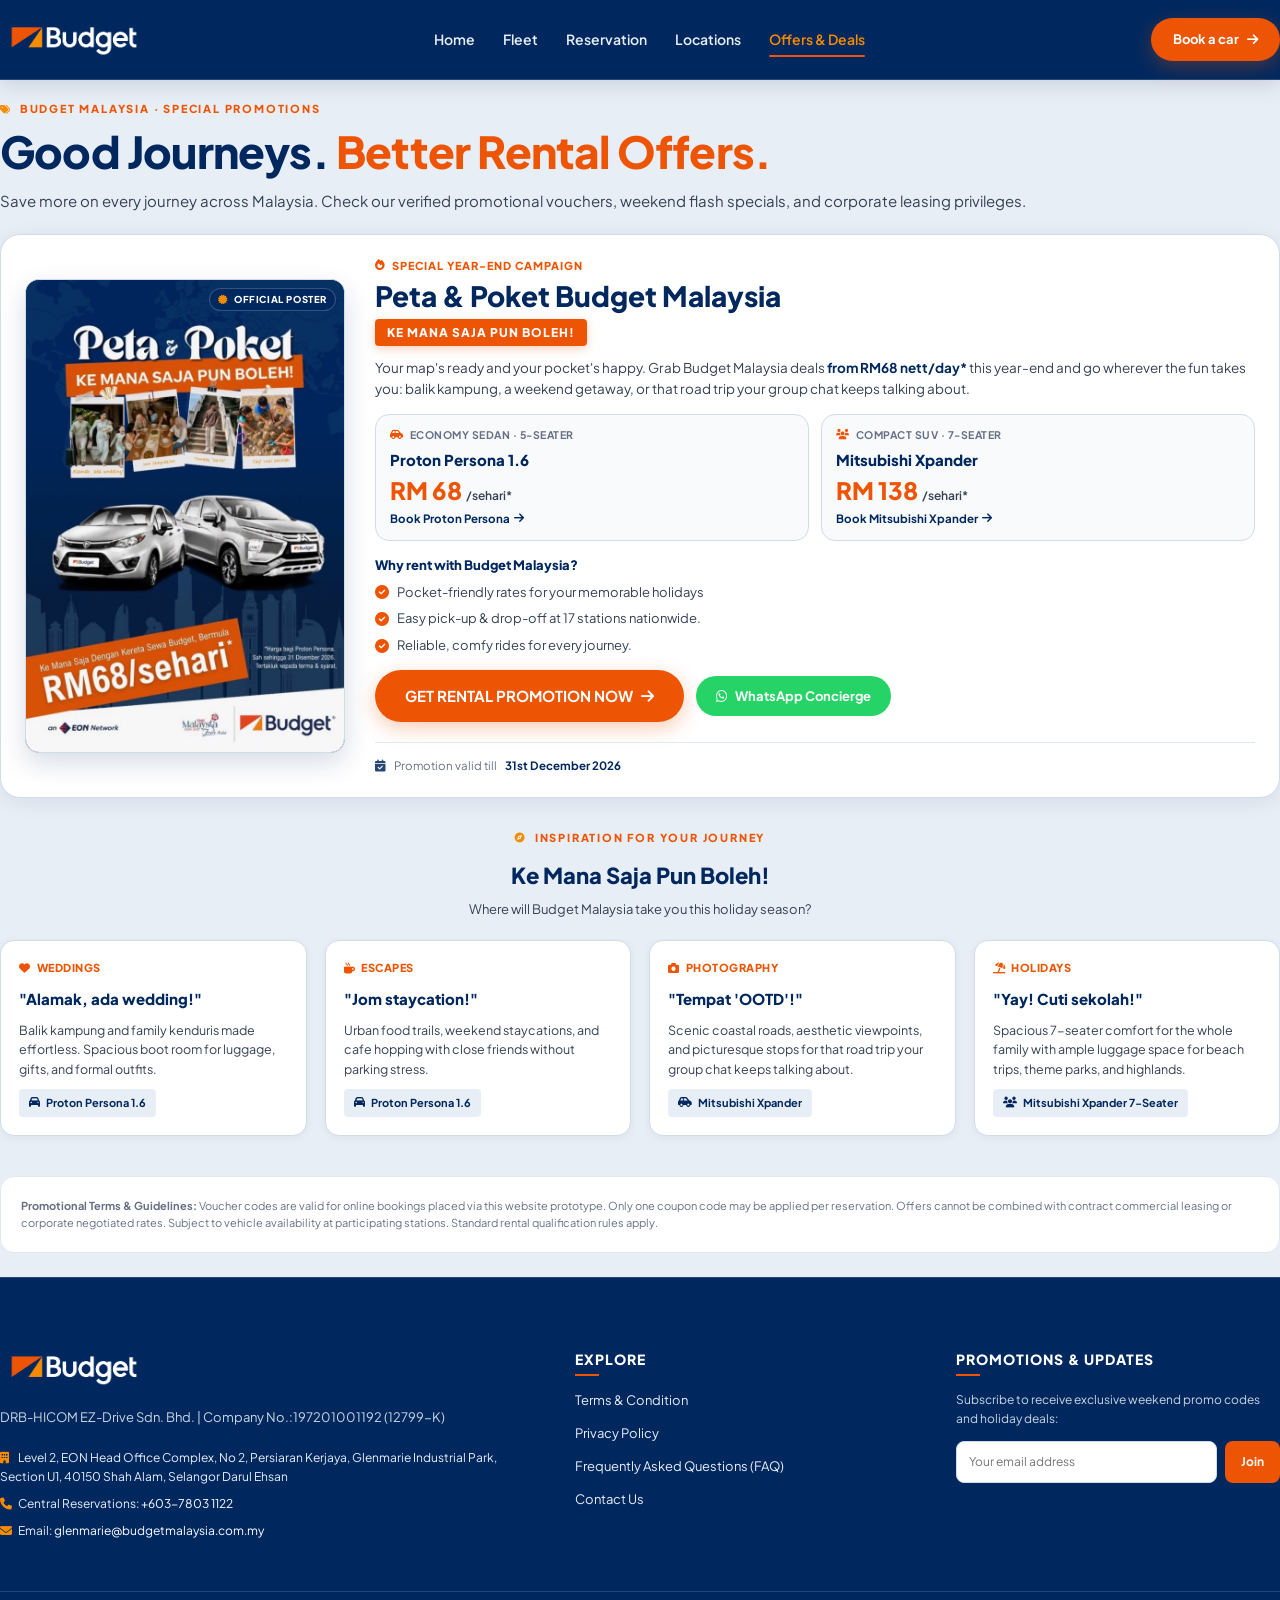
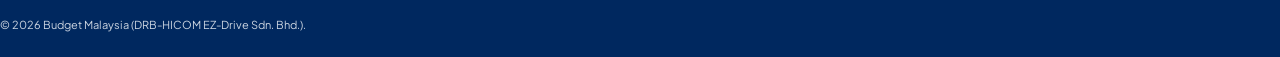
<file: offer.html>
<!doctype html>
<html lang="en">
<head>
  <meta charset="utf-8">
  <meta name="viewport" content="width=device-width, initial-scale=1">
  <title>Offers & Rental Deals | Budget Malaysia Car Rental</title>
  <meta name="description" content="Discover the latest car rental promotions, weekend discounts, and airport specials from Budget Malaysia. Copy voucher codes and save on your next drive.">

  <!-- Typography & Icons -->
  <link rel="preconnect" href="https://fonts.googleapis.com">
  <link rel="preconnect" href="https://fonts.gstatic.com" crossorigin>
  <link href="https://fonts.googleapis.com/css2?family=Plus+Jakarta+Sans:wght@300;400;500;600;700;800&family=DM+Sans:ital,wght@0,400;0,500;0,700;1,400&display=swap" rel="stylesheet">
  <link rel="stylesheet" href="https://cdnjs.cloudflare.com/ajax/libs/font-awesome/6.5.1/css/all.min.css">

  <!-- Core Stylesheet -->
  <link rel="stylesheet" href="assets/css/style.css?v=4.2">
</head>
<body>

  <!-- Sticky Navigation Header -->
  <header class="header">
    <div class="wrap header-inner">
      <a class="brand" href="index.html" aria-label="Budget Malaysia Home">
        <img src="assets/images/budget-logo-navy.png" alt="Budget Car Rental" class="brand-logo-img">
      </a>

      <nav class="nav-menu" id="navMenu" aria-label="Main Navigation">
        <a class="nav-link" href="index.html">Home</a>
        <a class="nav-link" href="fleet.html">Fleet</a>
        <a class="nav-link" href="reservation.html">Reservation</a>
        <a class="nav-link" href="locations.html">Locations</a>
        <a class="nav-link active" href="offer.html">Offers & Deals</a>
      </nav>

      <div class="header-actions">
        <a class="btn-book header-cta" href="reservation.html">
          <span>Book a car</span>
          <i class="fa-solid fa-arrow-right"></i>
        </a>

        <button class="mobile-toggle" id="mobileToggle" aria-label="Open Navigation Menu">
          <i class="fa-solid fa-bars"></i>
        </button>
      </div>
    </div>
  </header>

  <main>
    <section class="offers-section">
      <div class="wrap">
        <div class="section-header">
          <div class="eyebrow">
            <i class="fa-solid fa-tags"></i>
            <span>BUDGET MALAYSIA · SPECIAL PROMOTIONS</span>
          </div>
          <h1 class="section-title">
            Good Journeys. <em>Better Rental Offers.</em>
          </h1>
          <p class="section-desc">
            Save more on every journey across Malaysia. Check our verified promotional vouchers, weekend flash specials, and corporate leasing privileges.
          </p>
        </div>

        <!-- ==============================================================
             Featured Official Campaign: Peta & Poket Budget Malaysia
             ============================================================== -->
        <section class="peta-poket-section" id="petaPoket">
          <div class="peta-poket-showcase">
            <div class="peta-poket-grid">
              <!-- Left Column: Official Campaign Poster -->
              <div class="poster-viewer-col">
                <div class="poster-frame">
                  <span class="poster-badge"><i class="fa-solid fa-certificate"></i> OFFICIAL POSTER</span>
                  <img id="petaPoketPosterImg" src="assets/images/peta-poket-poster.jpg?v=2.6" alt="Peta &amp; Poket Budget Malaysia official campaign poster" loading="eager">
                </div>
              </div>

              <!-- Right Column: Campaign Details & Booking Action -->
              <div class="poster-content-col">
                <div class="campaign-headline-wrap">
                  <span class="campaign-pill"><i class="fa-solid fa-fire"></i> SPECIAL YEAR-END CAMPAIGN</span>
                  <h2 class="campaign-headline">Peta &amp; Poket Budget Malaysia</h2>
                  <span class="tagline-ribbon">KE MANA SAJA PUN BOLEH!</span>
                </div>

                <p class="campaign-desc">
                  Your map's ready and your pocket's happy. Grab Budget Malaysia deals <strong>from RM68 nett/day*</strong> this year-end and go wherever the fun takes you: balik kampung, a weekend getaway, or that road trip your group chat keeps talking about.
                </p>

                <!-- Dual Vehicle Rates Highlight from Poster 2 -->
                <div class="campaign-rates-grid">
                  <a href="reservation.html?car=persona&promo=PETAPOKET" class="campaign-rate-card">
                    <div class="rate-card-cat"><i class="fa-solid fa-car-side"></i> Economy Sedan · 5-Seater</div>
                    <div class="rate-card-model">Proton Persona 1.6</div>
                    <div class="rate-card-price">RM 68 <small>/sehari*</small></div>
                    <span class="rate-card-action">Book Proton Persona <i class="fa-solid fa-arrow-right"></i></span>
                  </a>

                  <a href="reservation.html?car=xpander&promo=PETAPOKET" class="campaign-rate-card">
                    <div class="rate-card-cat"><i class="fa-solid fa-users"></i> Compact SUV · 7-Seater</div>
                    <div class="rate-card-model">Mitsubishi Xpander</div>
                    <div class="rate-card-price">RM 138 <small>/sehari*</small></div>
                    <span class="rate-card-action">Book Mitsubishi Xpander <i class="fa-solid fa-arrow-right"></i></span>
                  </a>
                </div>

                <!-- Why Rent With Us -->
                <div>
                  <h3 class="campaign-benefits-title">Why rent with Budget Malaysia?</h3>
                  <ul class="campaign-benefits-list">
                    <li>
                      <i class="fa-solid fa-circle-check"></i>
                      <span>Pocket-friendly rates for your memorable holidays</span>
                    </li>
                    <li>
                      <i class="fa-solid fa-circle-check"></i>
                      <span>Easy pick-up &amp; drop-off at 17 stations nationwide.</span>
                    </li>
                    <li>
                      <i class="fa-solid fa-circle-check"></i>
                      <span>Reliable, comfy rides for every journey.</span>
                    </li>
                  </ul>
                </div>

                <!-- Action CTA Row -->
                <div class="campaign-actions-row">
                  <a href="reservation.html?promo=PETAPOKET" class="btn btn-primary btn-lg">
                    <span>GET RENTAL PROMOTION NOW</span>
                    <i class="fa-solid fa-arrow-right"></i>
                  </a>
                  <a href="https://wa.me/60122682847?text=Hi%20Budget%20Malaysia,%20I'd%20like%20to%20enquire%20about%20the%20Peta%20%26%20Poket%20promotion" target="_blank" rel="noopener" class="btn-whatsapp-cta">
                    <i class="fa-brands fa-whatsapp"></i>
                    <span>WhatsApp Concierge</span>
                  </a>
                </div>

                <div class="campaign-meta-footer">
                  <span><i class="fa-solid fa-calendar-check"></i> Promotion valid till <strong>31st December 2026</strong></span>
                </div>
              </div>
            </div>
          </div>

          <!-- Ke Mana Saja Pun Boleh Travel Inspirations (From Poster 1 Polaroids) -->
          <div class="inspirations-section">
            <div class="inspirations-header">
              <span class="eyebrow"><i class="fa-solid fa-compass"></i> INSPIRATION FOR YOUR JOURNEY</span>
              <h3 style="font-size: 22px; font-weight: 800; color: var(--navy); margin-top: 4px;">Ke Mana Saja Pun Boleh!</h3>
              <p style="font-size: 13px; color: var(--text-body); max-width: 600px; margin: 6px auto 0;">Where will Budget Malaysia take you this holiday season?</p>
            </div>

            <div class="inspirations-grid">
              <article class="polaroid-card">
                <span class="polaroid-tag"><i class="fa-solid fa-heart"></i> WEDDINGS</span>
                <h4 class="polaroid-title">"Alamak, ada wedding!"</h4>
                <p class="polaroid-desc">Balik kampung and family kenduris made effortless. Spacious boot room for luggage, gifts, and formal outfits.</p>
                <span class="polaroid-car-match"><i class="fa-solid fa-car"></i> Proton Persona 1.6</span>
              </article>

              <article class="polaroid-card">
                <span class="polaroid-tag"><i class="fa-solid fa-mug-hot"></i> ESCAPES</span>
                <h4 class="polaroid-title">"Jom staycation!"</h4>
                <p class="polaroid-desc">Urban food trails, weekend staycations, and cafe hopping with close friends without parking stress.</p>
                <span class="polaroid-car-match"><i class="fa-solid fa-car"></i> Proton Persona 1.6</span>
              </article>

              <article class="polaroid-card">
                <span class="polaroid-tag"><i class="fa-solid fa-camera"></i> PHOTOGRAPHY</span>
                <h4 class="polaroid-title">"Tempat 'OOTD'!"</h4>
                <p class="polaroid-desc">Scenic coastal roads, aesthetic viewpoints, and picturesque stops for that road trip your group chat keeps talking about.</p>
                <span class="polaroid-car-match"><i class="fa-solid fa-car-side"></i> Mitsubishi Xpander</span>
              </article>

              <article class="polaroid-card">
                <span class="polaroid-tag"><i class="fa-solid fa-umbrella-beach"></i> HOLIDAYS</span>
                <h4 class="polaroid-title">"Yay! Cuti sekolah!"</h4>
                <p class="polaroid-desc">Spacious 7-seater comfort for the whole family with ample luggage space for beach trips, theme parks, and highlands.</p>
                <span class="polaroid-car-match"><i class="fa-solid fa-users"></i> Mitsubishi Xpander 7-Seater</span>
              </article>
            </div>
          </div>
        </section>

        <!-- Terms Note -->
        <div style="margin-top: 40px; padding: 20px; background: var(--bg-card); border: 1px solid var(--border-subtle); border-radius: var(--radius-md); font-size: 11px; color: var(--text-muted); line-height: 1.6;">
          <strong>Promotional Terms & Guidelines:</strong> Voucher codes are valid for online bookings placed via this website prototype. Only one coupon code may be applied per reservation. Offers cannot be combined with contract commercial leasing or corporate negotiated rates. Subject to vehicle availability at participating stations. Standard rental qualification rules apply.
        </div>
      </div>
    </section>
  </main>

  <!-- Global Footer -->
  <footer class="footer">
    <div class="wrap">
      <div class="footer-top">
        <div class="footer-brand">
          <a class="brand" href="index.html" aria-label="Budget Malaysia Home">
            <img src="assets/images/budget-logo-navy.png" alt="Budget Car Rental" class="brand-logo-img">
          </a>
          <p>DRB-HICOM EZ-Drive Sdn. Bhd. | Company No.:197201001192 (12799-K)</p>
          <div class="footer-contact-info">
            <div><i class="fa-solid fa-building"></i> Level 2, EON Head Office Complex, No 2, Persiaran Kerjaya, Glenmarie Industrial Park, Section U1, 40150 Shah Alam, Selangor Darul Ehsan</div>
            <div><i class="fa-solid fa-phone"></i> Central Reservations: <a href="tel:+60378031122">+603-7803 1122</a></div>
            <div><i class="fa-solid fa-envelope"></i> Email: <a href="mailto:glenmarie@budgetmalaysia.com.my">glenmarie@budgetmalaysia.com.my</a></div>
          </div>
        </div>
        <div class="footer-col">
          <h4>Explore</h4>
          <div class="footer-links">
            <a href="terms.html">Terms &amp; Condition</a>
            <a href="privacy.html">Privacy Policy</a>
            <a href="faq.html">Frequently Asked Questions (FAQ)</a>
            <a href="contact.html">Contact Us</a>
          </div>
        </div>

        <div class="footer-col">
          <h4>Promotions &amp; Updates</h4>
          <p style="font-size: 12px; color: #CBD5E1; margin-bottom: 12px;">Subscribe to receive exclusive weekend promo codes and holiday deals:</p>
          <form class="newsletter-box" onsubmit="event.preventDefault(); showToast('Thank you for subscribing to Budget Malaysia!');"> 
            <input type="email" placeholder="Your email address" required>
            <button type="submit">Join</button>
          </form>
        </div>
      </div>
            <div class="footer-bottom">
        <p class="footer-disclaimer">&copy; <span id="year"></span> Budget Malaysia (DRB-HICOM EZ-Drive Sdn. Bhd.).</p>
      </div>
    </div>
  </footer>

  <script src="assets/js/app.js?v=4.2"></script>
</body>
</html>
</file>
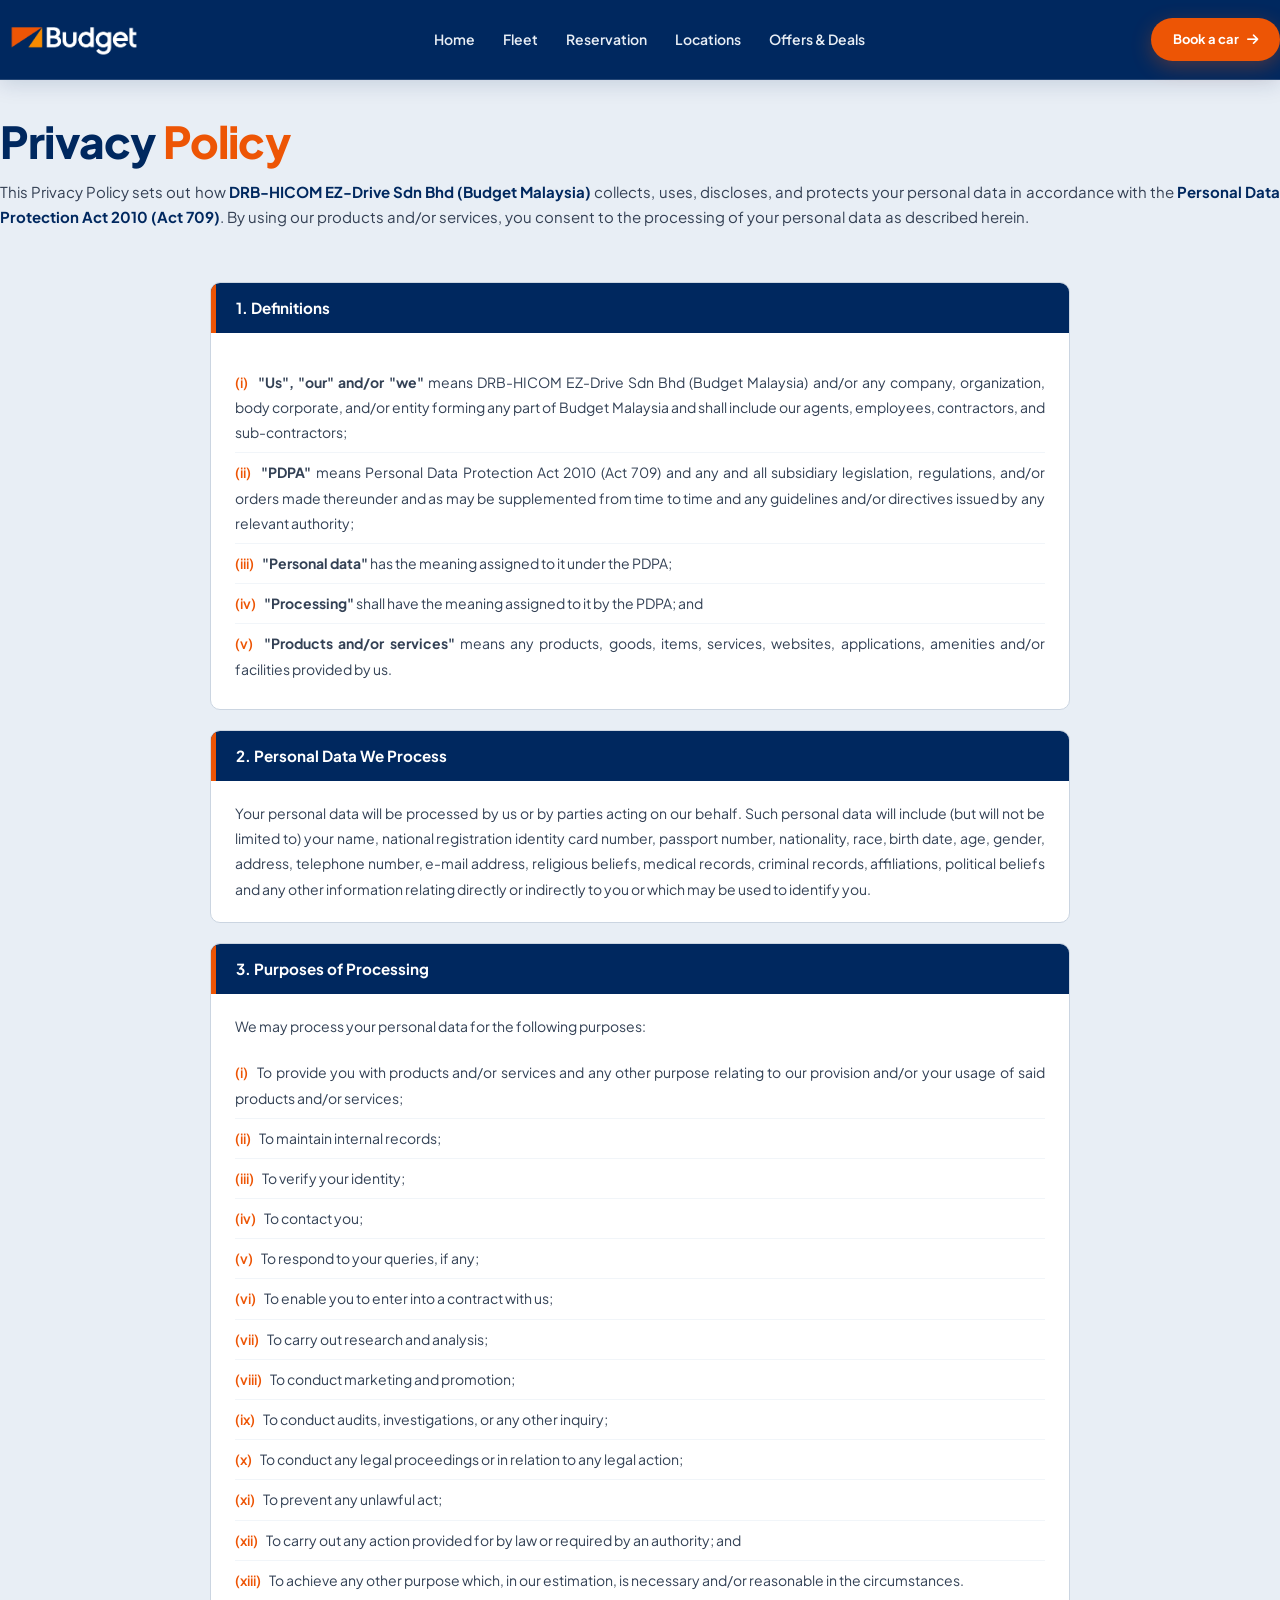
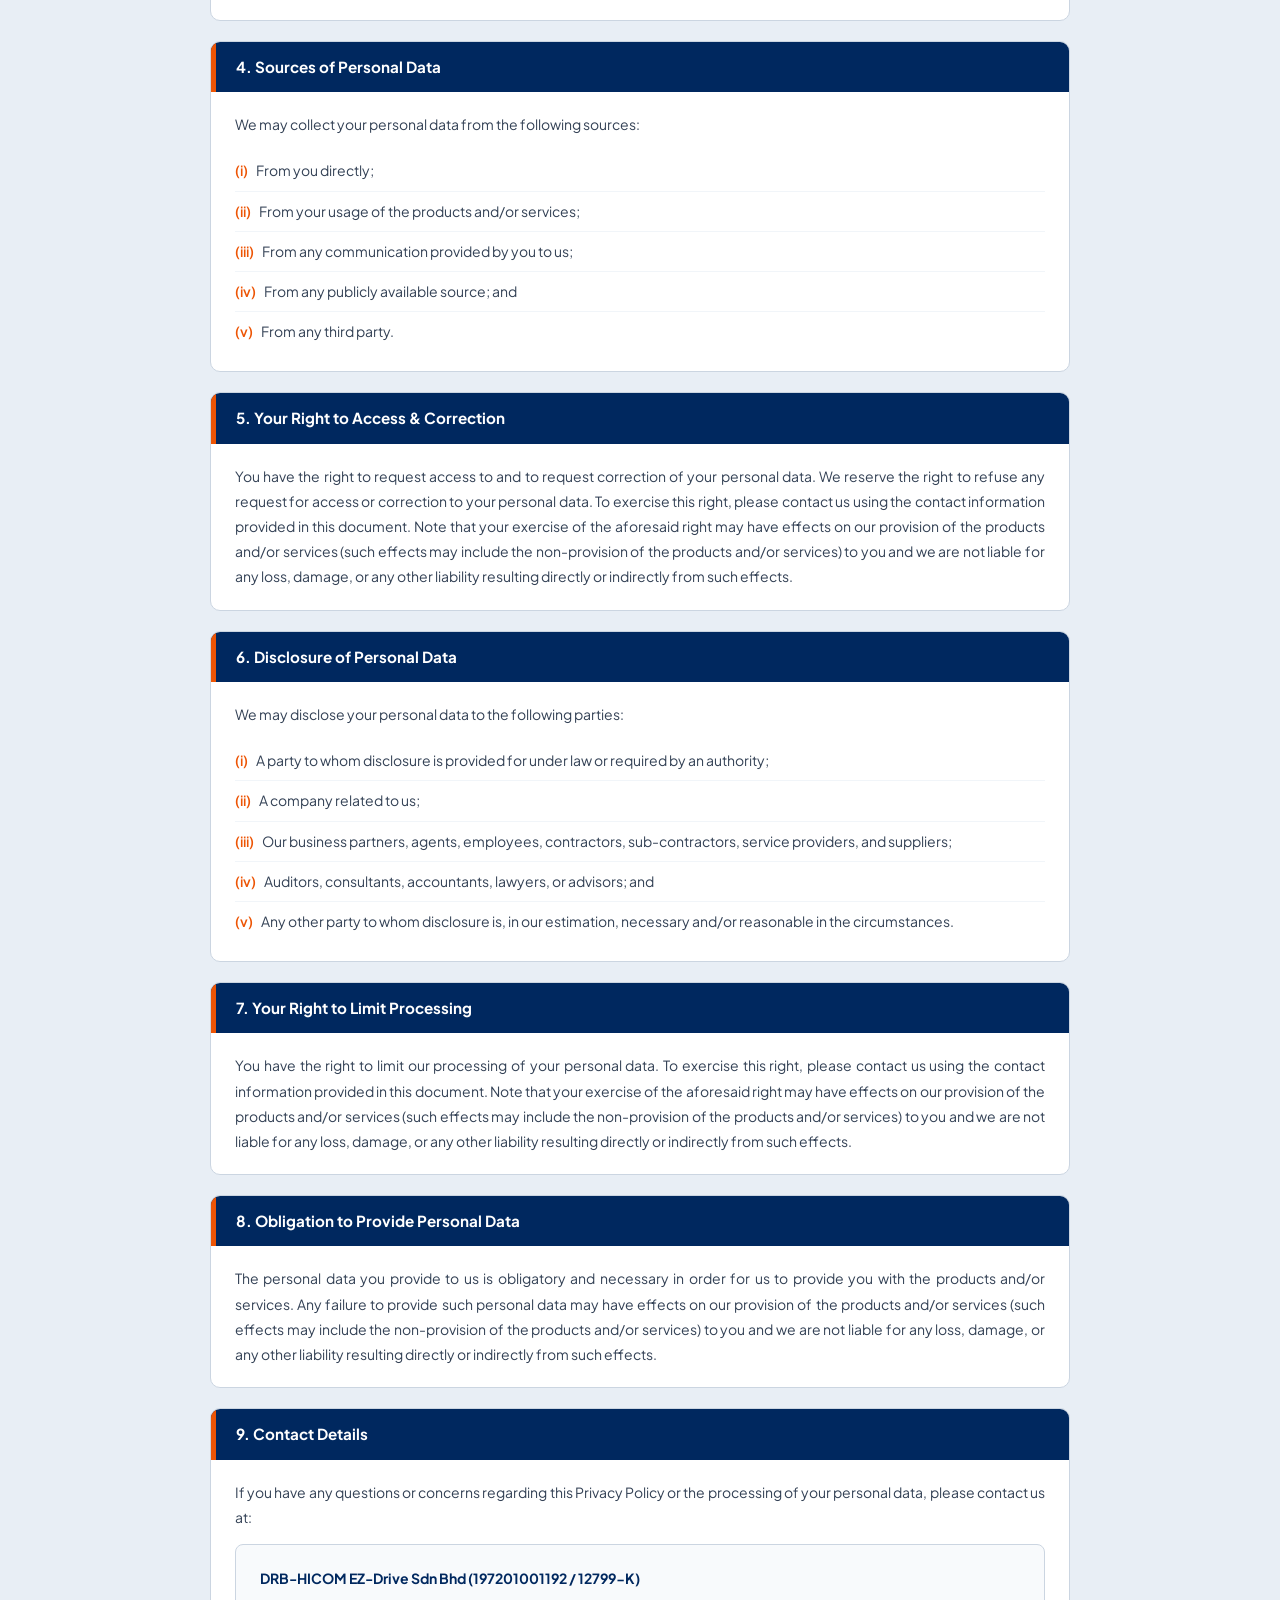
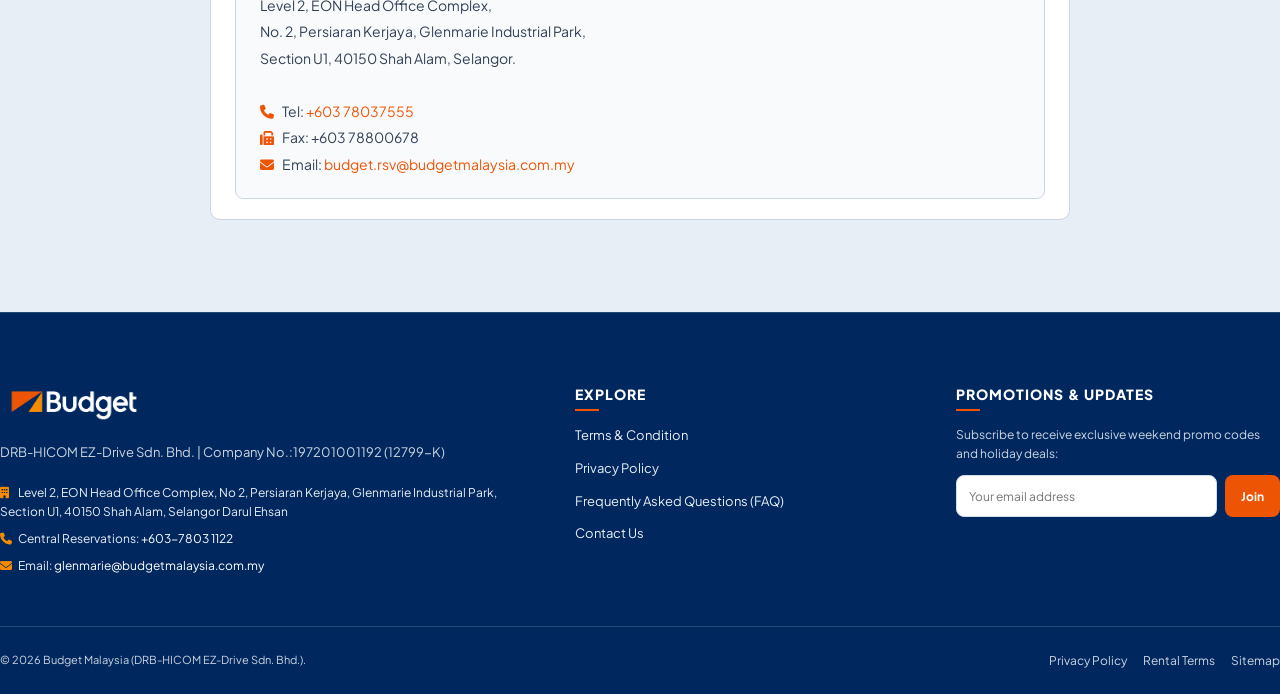
<file: privacy.html>
<!doctype html>
<html lang="en">
<head>
  <meta charset="utf-8">
  <meta name="viewport" content="width=device-width, initial-scale=1">
  <title>Privacy Policy | Budget Malaysia Car Rental</title>
  <meta name="description" content="Read the Budget Malaysia Privacy Policy &mdash; how we collect, use, and protect your personal data in accordance with the Personal Data Protection Act 2010 (PDPA).">

  <!-- Typography & Icons -->
  <link rel="preconnect" href="https://fonts.googleapis.com">
  <link rel="preconnect" href="https://fonts.gstatic.com" crossorigin>
  <link href="https://fonts.googleapis.com/css2?family=Plus+Jakarta+Sans:wght@300;400;500;600;700;800&family=DM+Sans:ital,wght@0,400;0,500;0,700;1,400&display=swap" rel="stylesheet">
  <link rel="stylesheet" href="https://cdnjs.cloudflare.com/ajax/libs/font-awesome/6.5.1/css/all.min.css">

  <!-- Core Stylesheet -->
  <link rel="stylesheet" href="assets/css/style.css?v=4.2">
</head>
<body>

  <!-- ======================================================================
       SECTION 1: Header / Navigation
       ====================================================================== -->
  <header class="header">
    <div class="wrap header-inner">
      <a class="brand" href="index.html" aria-label="Budget Malaysia Home">
        <img src="assets/images/budget-logo-navy.png" alt="Budget Car Rental" class="brand-logo-img">
      </a>

      <nav class="nav-menu" id="navMenu" aria-label="Main Navigation">
        <a class="nav-link" href="index.html">Home</a>
        <a class="nav-link" href="fleet.html">Fleet</a>
        <a class="nav-link" href="reservation.html">Reservation</a>
        <a class="nav-link" href="locations.html">Locations</a>
        <a class="nav-link" href="offer.html">Offers &amp; Deals</a>
        <a class="btn-book" href="reservation.html" style="margin-top: 10px; display: none;">Book a Car &#8599;</a>
      </nav>

      <div class="header-actions">
        <a class="btn-book header-cta" href="reservation.html">
          <span>Book a car</span>
          <i class="fa-solid fa-arrow-right"></i>
        </a>
        <button class="mobile-toggle" id="mobileToggle" aria-label="Open Navigation Menu">
          <i class="fa-solid fa-bars"></i>
        </button>
      </div>
    </div>
  </header>

  <main>

    <!-- ======================================================================
         SECTION 2: Hero (FAQ-style)
         ====================================================================== -->
    <section class="faq-page-hero">
      <div class="wrap">
        <div class="section-header">
          <h1 class="section-title">
            Privacy <em>Policy</em>
          </h1>
          <p class="section-desc" style="text-align: justify;">
            This Privacy Policy sets out how <strong>DRB-HICOM EZ-Drive Sdn Bhd (Budget Malaysia)</strong> collects, uses, discloses, and protects your personal data in accordance with the <strong>Personal Data Protection Act 2010 (Act 709)</strong>. By using our products and/or services, you consent to the processing of your personal data as described herein.
          </p>
        </div>
      </div>
    </section>

    <!-- ======================================================================
         SECTION 3: Privacy Content
         ====================================================================== -->
    <section class="privacy-content">
      <div class="wrap privacy-wrap">

        <!-- 1. Definitions -->
        <div class="pp-section">
          <div class="pp-section-header">1. Definitions</div>
          <div class="pp-section-body">
            <ol class="pp-list">
              <li><span class="pp-num">(i)</span> <strong>"Us", "our" and/or "we"</strong> means DRB-HICOM EZ-Drive Sdn Bhd (Budget Malaysia) and/or any company, organization, body corporate, and/or entity forming any part of Budget Malaysia and shall include our agents, employees, contractors, and sub-contractors;</li>
              <li><span class="pp-num">(ii)</span> <strong>"PDPA"</strong> means Personal Data Protection Act 2010 (Act 709) and any and all subsidiary legislation, regulations, and/or orders made thereunder and as may be supplemented from time to time and any guidelines and/or directives issued by any relevant authority;</li>
              <li><span class="pp-num">(iii)</span> <strong>"Personal data"</strong> has the meaning assigned to it under the PDPA;</li>
              <li><span class="pp-num">(iv)</span> <strong>"Processing"</strong> shall have the meaning assigned to it by the PDPA; and</li>
              <li><span class="pp-num">(v)</span> <strong>"Products and/or services"</strong> means any products, goods, items, services, websites, applications, amenities and/or facilities provided by us.</li>
            </ol>
          </div>
        </div>

        <!-- 2. Personal Data We Process -->
        <div class="pp-section">
          <div class="pp-section-header">2. Personal Data We Process</div>
          <div class="pp-section-body">
            <p>Your personal data will be processed by us or by parties acting on our behalf. Such personal data will include (but will not be limited to) your name, national registration identity card number, passport number, nationality, race, birth date, age, gender, address, telephone number, e-mail address, religious beliefs, medical records, criminal records, affiliations, political beliefs and any other information relating directly or indirectly to you or which may be used to identify you.</p>
          </div>
        </div>

        <!-- 3. Purposes of Processing -->
        <div class="pp-section">
          <div class="pp-section-header">3. Purposes of Processing</div>
          <div class="pp-section-body">
            <p>We may process your personal data for the following purposes:</p>
            <ol class="pp-list">
              <li><span class="pp-num">(i)</span> To provide you with products and/or services and any other purpose relating to our provision and/or your usage of said products and/or services;</li>
              <li><span class="pp-num">(ii)</span> To maintain internal records;</li>
              <li><span class="pp-num">(iii)</span> To verify your identity;</li>
              <li><span class="pp-num">(iv)</span> To contact you;</li>
              <li><span class="pp-num">(v)</span> To respond to your queries, if any;</li>
              <li><span class="pp-num">(vi)</span> To enable you to enter into a contract with us;</li>
              <li><span class="pp-num">(vii)</span> To carry out research and analysis;</li>
              <li><span class="pp-num">(viii)</span> To conduct marketing and promotion;</li>
              <li><span class="pp-num">(ix)</span> To conduct audits, investigations, or any other inquiry;</li>
              <li><span class="pp-num">(x)</span> To conduct any legal proceedings or in relation to any legal action;</li>
              <li><span class="pp-num">(xi)</span> To prevent any unlawful act;</li>
              <li><span class="pp-num">(xii)</span> To carry out any action provided for by law or required by an authority; and</li>
              <li><span class="pp-num">(xiii)</span> To achieve any other purpose which, in our estimation, is necessary and/or reasonable in the circumstances.</li>
            </ol>
          </div>
        </div>

        <!-- 4. Sources of Personal Data -->
        <div class="pp-section">
          <div class="pp-section-header">4. Sources of Personal Data</div>
          <div class="pp-section-body">
            <p>We may collect your personal data from the following sources:</p>
            <ol class="pp-list">
              <li><span class="pp-num">(i)</span> From you directly;</li>
              <li><span class="pp-num">(ii)</span> From your usage of the products and/or services;</li>
              <li><span class="pp-num">(iii)</span> From any communication provided by you to us;</li>
              <li><span class="pp-num">(iv)</span> From any publicly available source; and</li>
              <li><span class="pp-num">(v)</span> From any third party.</li>
            </ol>
          </div>
        </div>

        <!-- 5. Your Right to Access & Correction -->
        <div class="pp-section">
          <div class="pp-section-header">5. Your Right to Access &amp; Correction</div>
          <div class="pp-section-body">
            <p>You have the right to request access to and to request correction of your personal data. We reserve the right to refuse any request for access or correction to your personal data. To exercise this right, please contact us using the contact information provided in this document. Note that your exercise of the aforesaid right may have effects on our provision of the products and/or services (such effects may include the non-provision of the products and/or services) to you and we are not liable for any loss, damage, or any other liability resulting directly or indirectly from such effects.</p>
          </div>
        </div>

        <!-- 6. Disclosure of Personal Data -->
        <div class="pp-section">
          <div class="pp-section-header">6. Disclosure of Personal Data</div>
          <div class="pp-section-body">
            <p>We may disclose your personal data to the following parties:</p>
            <ol class="pp-list">
              <li><span class="pp-num">(i)</span> A party to whom disclosure is provided for under law or required by an authority;</li>
              <li><span class="pp-num">(ii)</span> A company related to us;</li>
              <li><span class="pp-num">(iii)</span> Our business partners, agents, employees, contractors, sub-contractors, service providers, and suppliers;</li>
              <li><span class="pp-num">(iv)</span> Auditors, consultants, accountants, lawyers, or advisors; and</li>
              <li><span class="pp-num">(v)</span> Any other party to whom disclosure is, in our estimation, necessary and/or reasonable in the circumstances.</li>
            </ol>
          </div>
        </div>

        <!-- 7. Your Right to Limit Processing -->
        <div class="pp-section">
          <div class="pp-section-header">7. Your Right to Limit Processing</div>
          <div class="pp-section-body">
            <p>You have the right to limit our processing of your personal data. To exercise this right, please contact us using the contact information provided in this document. Note that your exercise of the aforesaid right may have effects on our provision of the products and/or services (such effects may include the non-provision of the products and/or services) to you and we are not liable for any loss, damage, or any other liability resulting directly or indirectly from such effects.</p>
          </div>
        </div>

        <!-- 8. Obligation to Provide Personal Data -->
        <div class="pp-section">
          <div class="pp-section-header">8. Obligation to Provide Personal Data</div>
          <div class="pp-section-body">
            <p>The personal data you provide to us is obligatory and necessary in order for us to provide you with the products and/or services. Any failure to provide such personal data may have effects on our provision of the products and/or services (such effects may include the non-provision of the products and/or services) to you and we are not liable for any loss, damage, or any other liability resulting directly or indirectly from such effects.</p>
          </div>
        </div>

        <!-- 9. Contact Details -->
        <div class="pp-section">
          <div class="pp-section-header">9. Contact Details</div>
          <div class="pp-section-body">
            <p>If you have any questions or concerns regarding this Privacy Policy or the processing of your personal data, please contact us at:</p>
            <div class="pp-contact">
              <strong>DRB-HICOM EZ-Drive Sdn Bhd (197201001192 / 12799-K)</strong><br>
              Level 2, EON Head Office Complex,<br>
              No. 2, Persiaran Kerjaya, Glenmarie Industrial Park,<br>
              Section U1, 40150 Shah Alam, Selangor.<br><br>
              <i class="fa-solid fa-phone" style="color:#ED5505; margin-right:6px;"></i> Tel: <a href="tel:+60378037555">+603 78037555</a><br>
              <i class="fa-solid fa-fax" style="color:#ED5505; margin-right:6px;"></i> Fax: +603 78800678<br>
              <i class="fa-solid fa-envelope" style="color:#ED5505; margin-right:6px;"></i> Email: <a href="mailto:budget.rsv@budgetmalaysia.com.my">budget.rsv@budgetmalaysia.com.my</a>
            </div>
          </div>
        </div>

      </div>
    </section>
  </main>

  <!-- ======================================================================
       SECTION 4: Footer
       ====================================================================== -->
  <footer class="footer">
    <div class="wrap">
      <div class="footer-top">
        <div class="footer-brand">
          <a class="brand" href="index.html" aria-label="Budget Malaysia Home">
            <img src="assets/images/budget-logo-navy.png" alt="Budget Car Rental" class="brand-logo-img">
          </a>
          <p>
            DRB-HICOM EZ-Drive Sdn. Bhd. | Company No.:197201001192 (12799-K)
          </p>
          <div class="footer-contact-info">
            <div><i class="fa-solid fa-building"></i> Level 2, EON Head Office Complex, No 2, Persiaran Kerjaya, Glenmarie Industrial Park, Section U1, 40150 Shah Alam, Selangor Darul Ehsan</div>
            <div><i class="fa-solid fa-phone"></i> Central Reservations: <a href="tel:+60378031122">+603-7803 1122</a></div>
            <div><i class="fa-solid fa-envelope"></i> Email: <a href="mailto:glenmarie@budgetmalaysia.com.my">glenmarie@budgetmalaysia.com.my</a></div>
          </div>
        </div>

        <div class="footer-col">
          <h4>Explore</h4>
          <div class="footer-links">
            <a href="terms.html">Terms &amp; Condition</a>
            <a href="privacy.html">Privacy Policy</a>
            <a href="faq.html">Frequently Asked Questions (FAQ)</a>
            <a href="contact.html">Contact Us</a>
          </div>
        </div>

        <div class="footer-col">
          <h4>Promotions &amp; Updates</h4>
          <p style="font-size: 12px; color: #CBD5E1; margin-bottom: 12px;">Subscribe to receive exclusive weekend promo codes and holiday deals:</p>
          <form class="newsletter-box" onsubmit="event.preventDefault(); showToast('Thank you for subscribing to Budget Malaysia!');">
            <input type="email" placeholder="Your email address" required>
            <button type="submit">Join</button>
          </form>
        </div>
      </div>
      <div class="footer-bottom">
        <p class="footer-disclaimer">
          &copy; <span id="year"></span> Budget Malaysia (DRB-HICOM EZ-Drive Sdn. Bhd.).
        </p>
        <div style="display: flex; gap: 16px; font-size: 12px;">
          <a href="privacy.html" style="color: #CBD5E1;">Privacy Policy</a>
          <a href="terms.html" style="color: #CBD5E1;">Rental Terms</a>
          <a href="#" style="color: #CBD5E1;">Sitemap</a>
        </div>
      </div>
    </div>
  </footer>

  <!-- Scripts -->
  <script src="assets/js/app.js?v=4.2"></script>
</body>
</html>
</file>
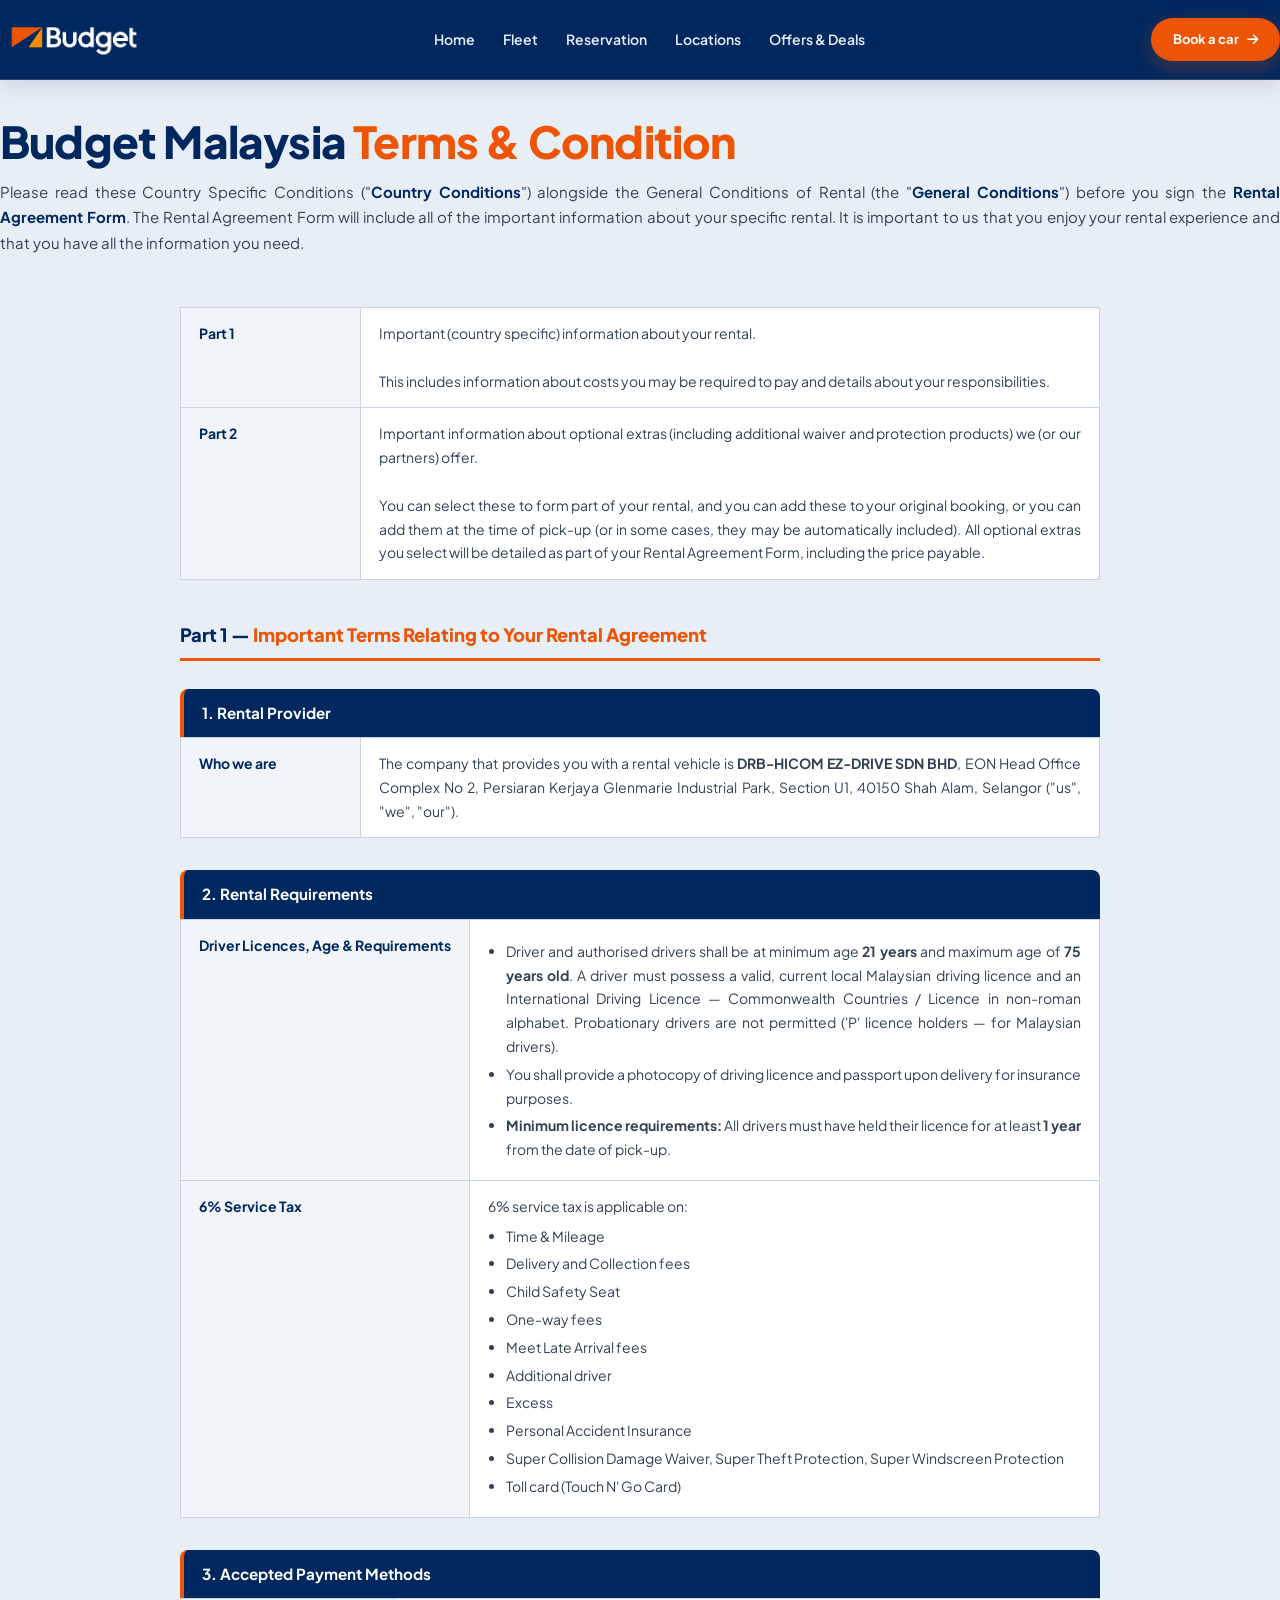
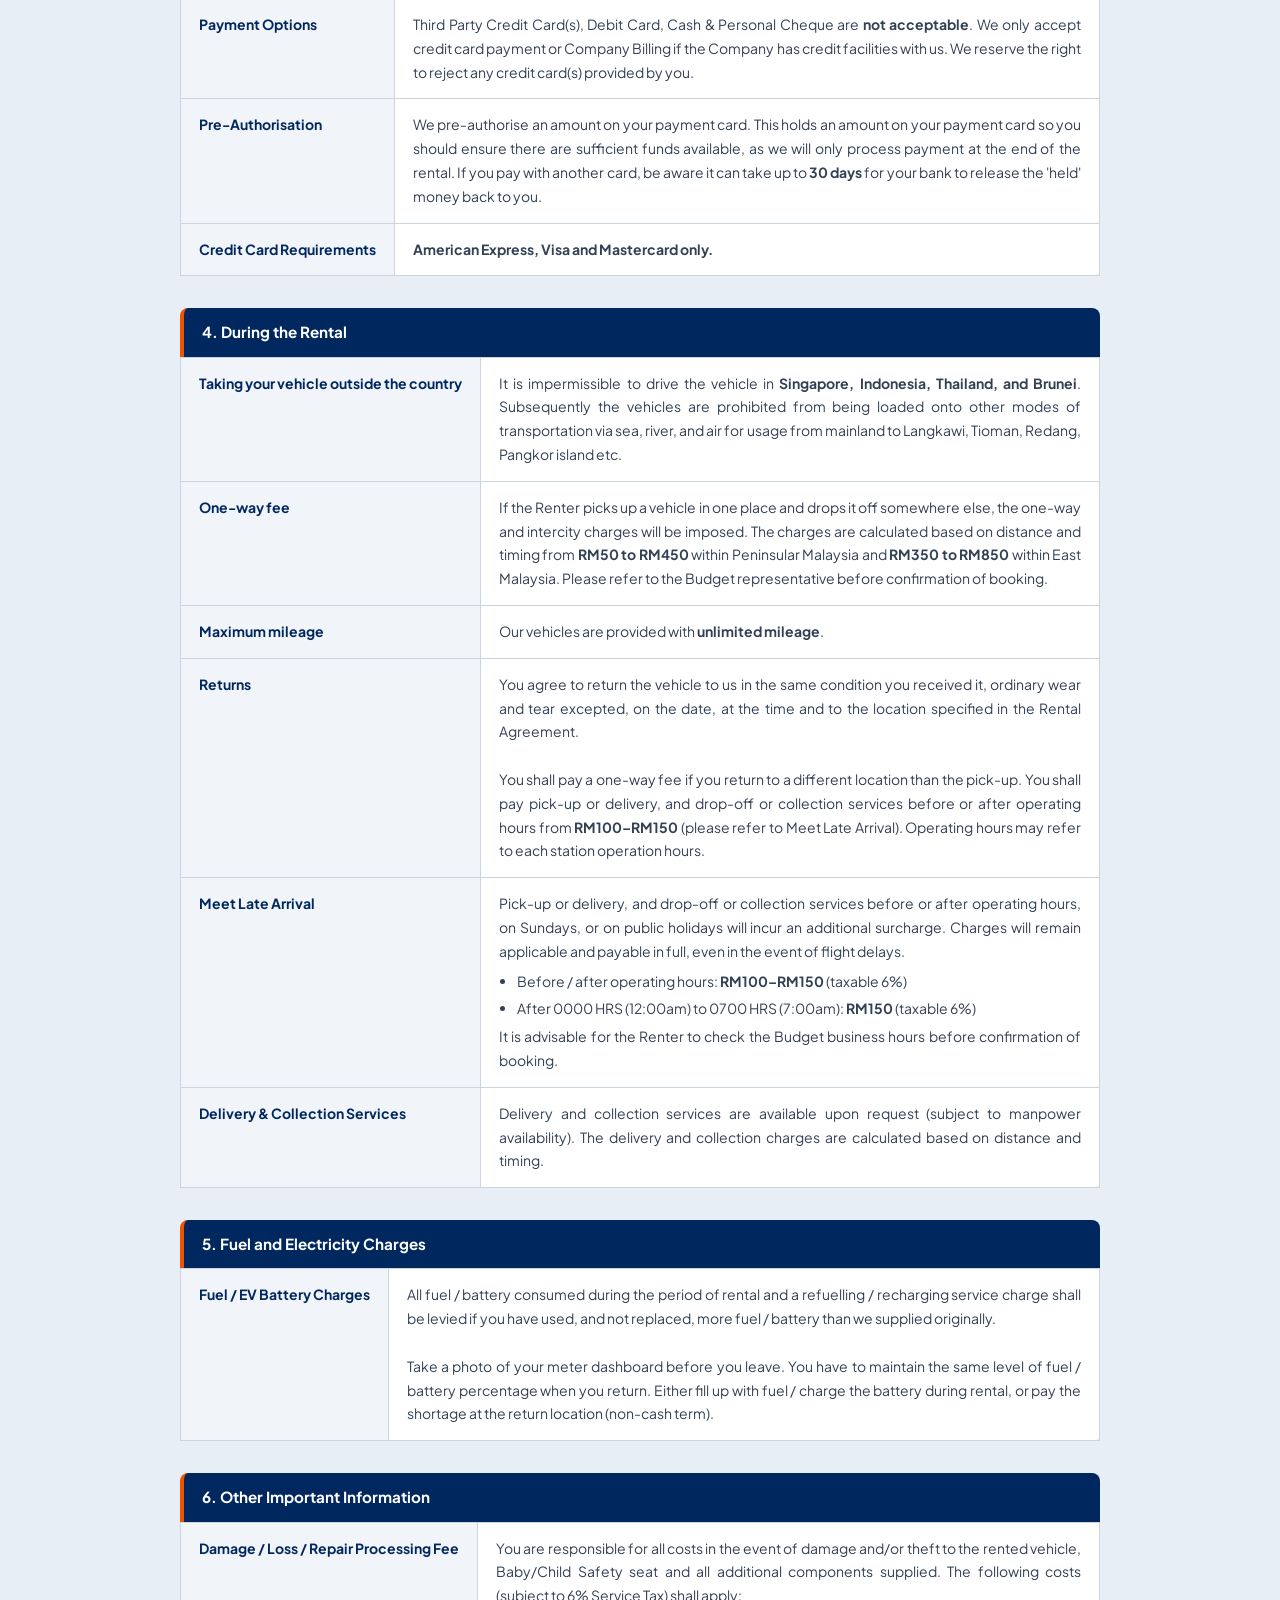
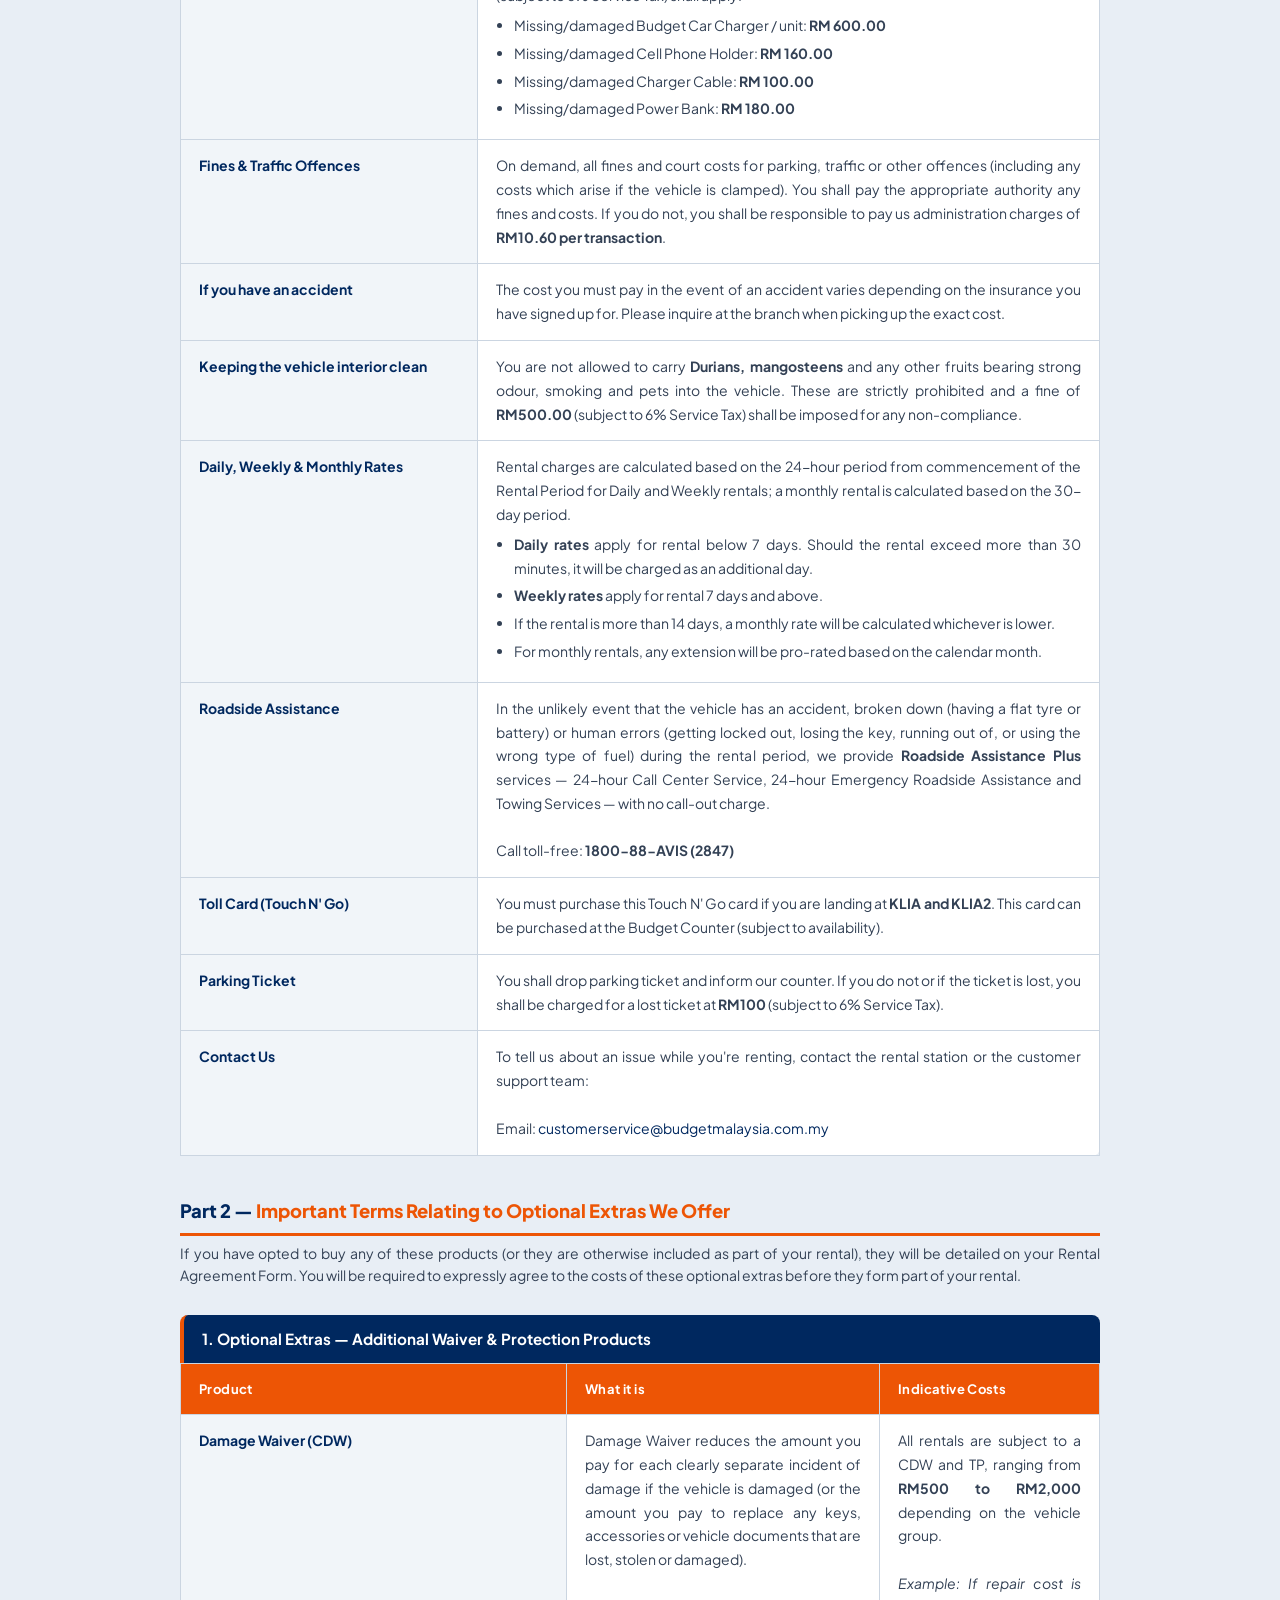
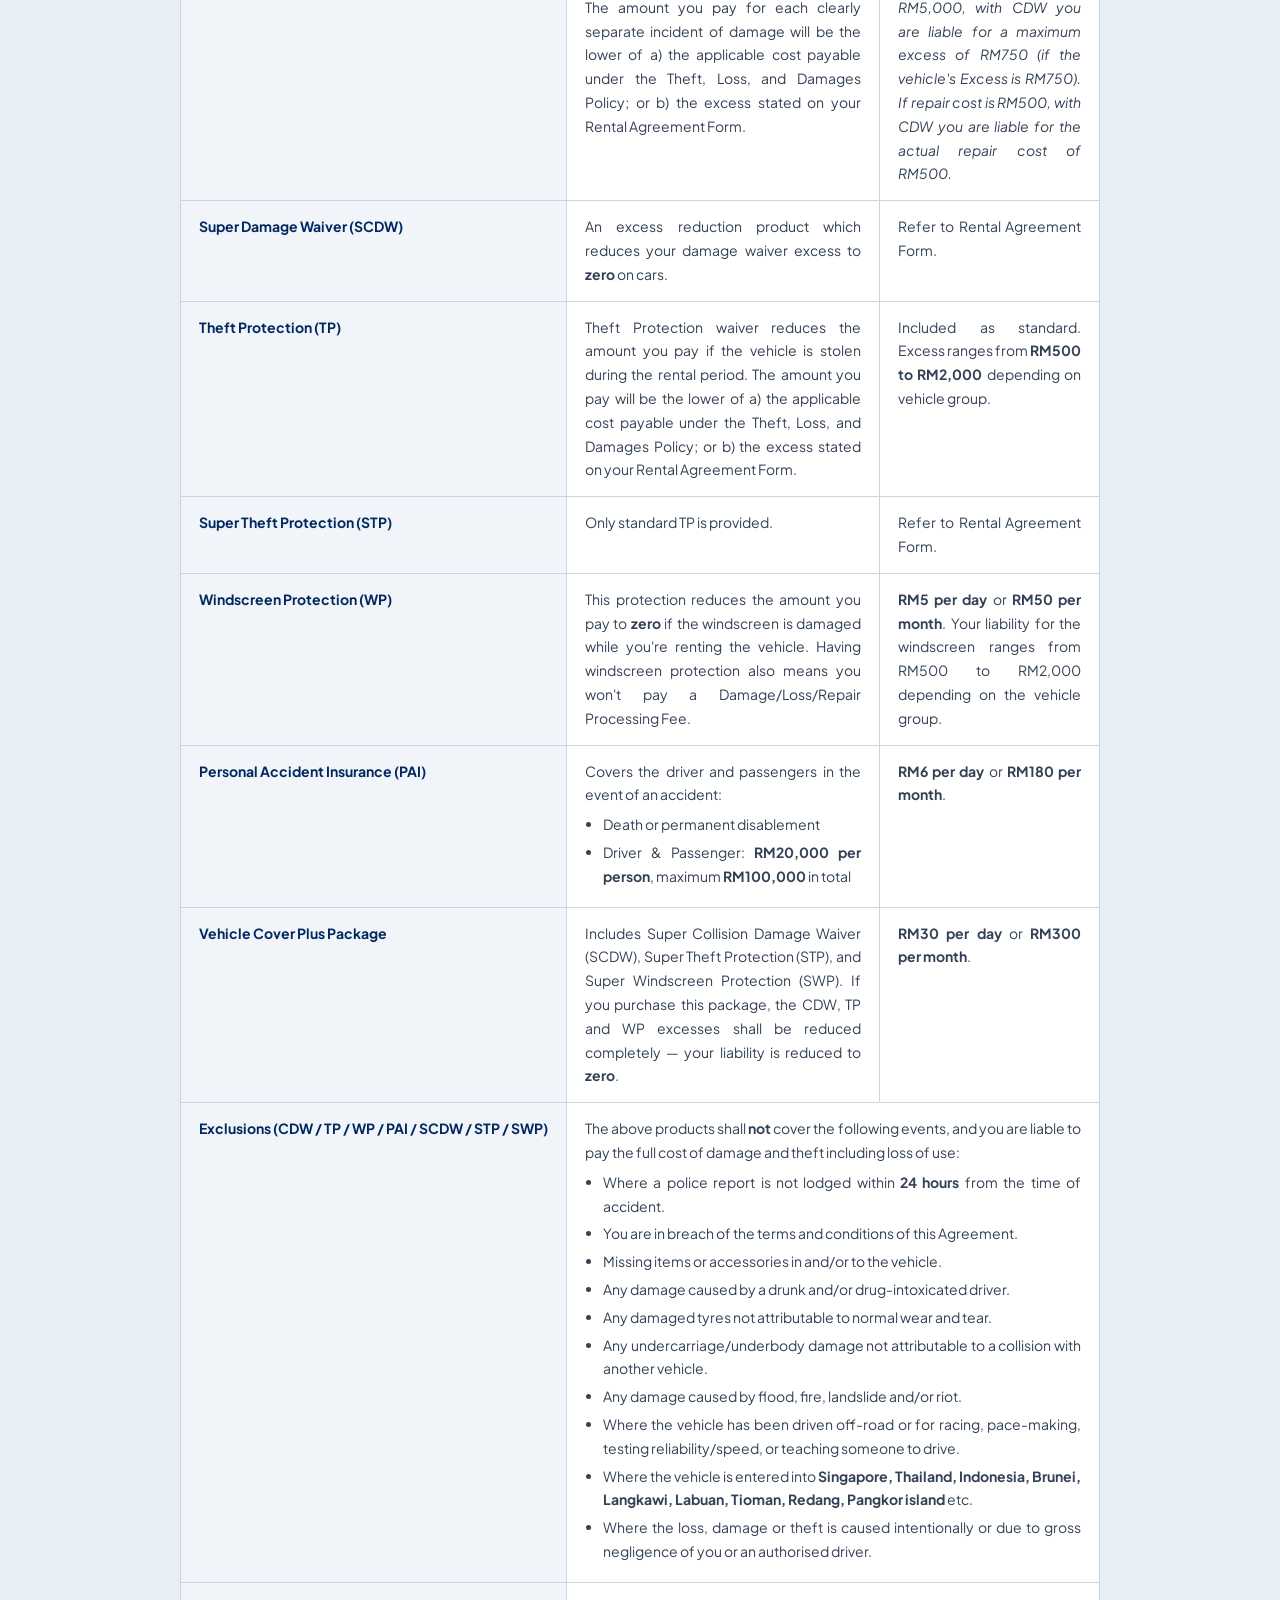
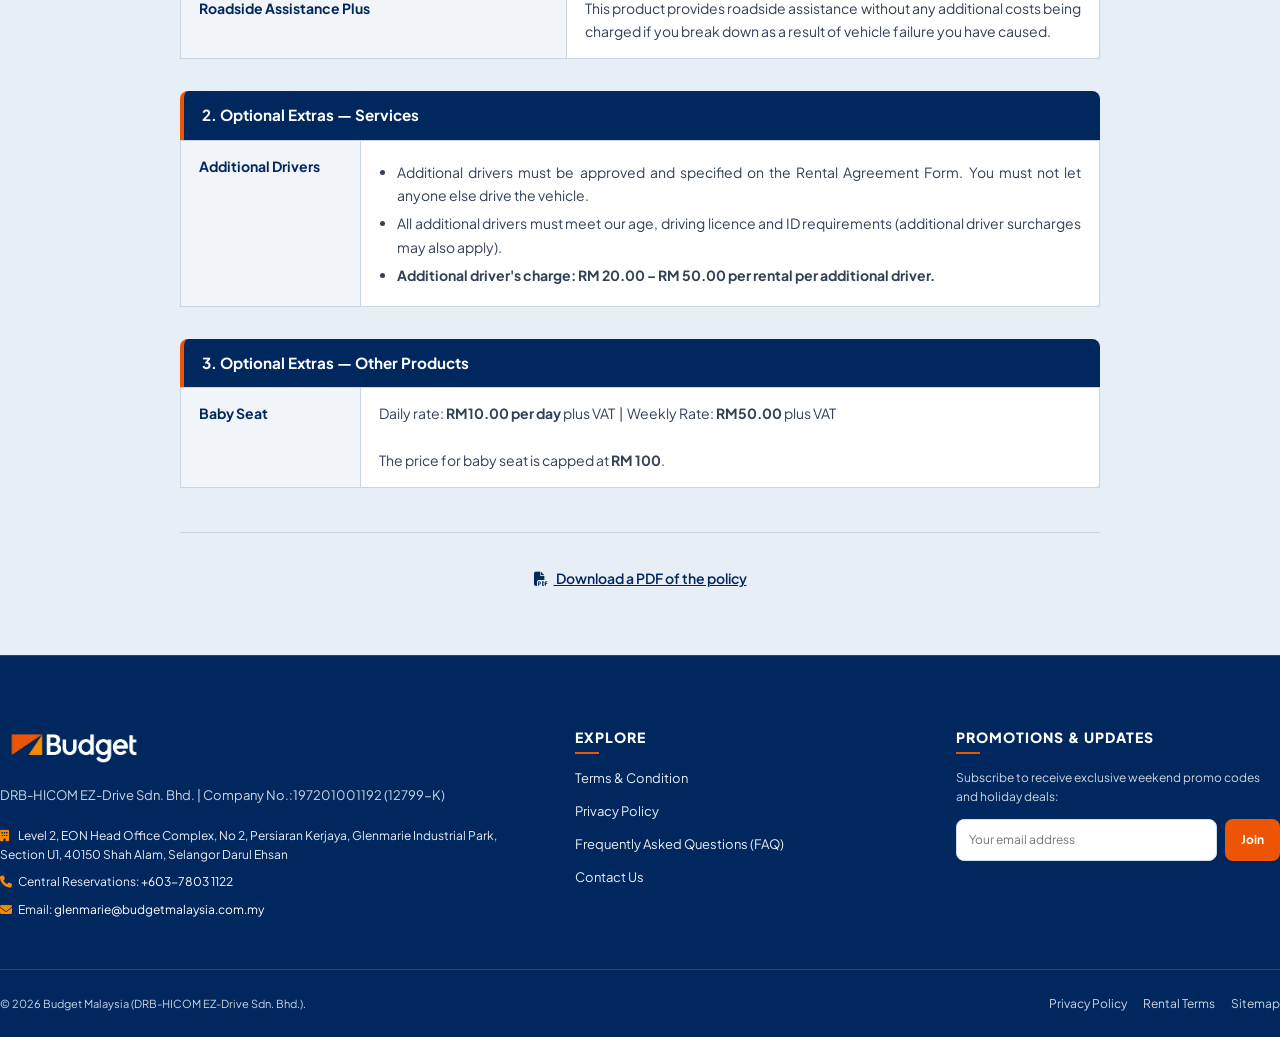
<file: terms.html>
<!doctype html>
<html lang="en">
<head>
  <meta charset="utf-8">
  <meta name="viewport" content="width=device-width, initial-scale=1">
  <title>Terms &amp; Condition | Budget Malaysia Car Rental</title>
  <meta name="description" content="Read the Budget Malaysia Terms &amp; Conditions including country-specific rental conditions, optional extras, and your responsibilities as a renter.">

  <!-- Typography &amp; Icons -->
  <link rel="preconnect" href="https://fonts.googleapis.com">
  <link rel="preconnect" href="https://fonts.gstatic.com" crossorigin>
  <link href="https://fonts.googleapis.com/css2?family=Plus+Jakarta+Sans:wght@300;400;500;600;700;800&family=DM+Sans:ital,wght@0,400;0,500;0,700;1,400&display=swap" rel="stylesheet">
  <link rel="stylesheet" href="https://cdnjs.cloudflare.com/ajax/libs/font-awesome/6.5.1/css/all.min.css">

  <!-- Core Stylesheet -->
  <link rel="stylesheet" href="assets/css/style.css?v=4.2">
</head>
<body>

  <!-- ======================================================================
       SECTION 1: Header / Navigation
       ====================================================================== -->
  <header class="header">
    <div class="wrap header-inner">
      <a class="brand" href="index.html" aria-label="Budget Malaysia Home">
        <img src="assets/images/budget-logo-navy.png" alt="Budget Car Rental" class="brand-logo-img">
      </a>

      <nav class="nav-menu" id="navMenu" aria-label="Main Navigation">
        <a class="nav-link" href="index.html">Home</a>
        <a class="nav-link" href="fleet.html">Fleet</a>
        <a class="nav-link" href="reservation.html">Reservation</a>
        <a class="nav-link" href="locations.html">Locations</a>
        <a class="nav-link" href="offer.html">Offers &amp; Deals</a>
        <a class="btn-book" href="reservation.html" style="margin-top: 10px; display: none;">Book a Car &#8599;</a>
      </nav>

      <div class="header-actions">
        <a class="btn-book header-cta" href="reservation.html">
          <span>Book a car</span>
          <i class="fa-solid fa-arrow-right"></i>
        </a>
        <button class="mobile-toggle" id="mobileToggle" aria-label="Open Navigation Menu">
          <i class="fa-solid fa-bars"></i>
        </button>
      </div>
    </div>
  </header>

  <main>

    <!-- ======================================================================
         SECTION 2: Hero (FAQ-style)
         ====================================================================== -->
    <section class="faq-page-hero">
      <div class="wrap">
        <div class="section-header">
          <h1 class="section-title">
            Budget Malaysia <em> Terms &amp; Condition</em>
          </h1>
          <p class="section-desc" style="text-align: justify;">
            Please read these Country Specific Conditions ("<strong>Country Conditions</strong>") alongside the General Conditions of Rental (the "<strong>General Conditions</strong>") before you sign the <strong>Rental Agreement Form</strong>. The Rental Agreement Form will include all of the important information about your specific rental. It is important to us that you enjoy your rental experience and that you have all the information you need.
          </p>
        </div>
      </div>
    </section>

    <!-- ======================================================================
         SECTION 3: Terms Content
         ====================================================================== -->
    <section class="terms-content">
      <div class="wrap terms-wrap">

        <!-- Part Overview Table -->
        <table class="tc-table">
          <tbody>
            <tr>
              <td>Part 1</td>
              <td>Important (country specific) information about your rental.<br><br>
                This includes information about costs you may be required to pay and details about your responsibilities.</td>
            </tr>
            <tr>
              <td>Part 2</td>
              <td>Important information about optional extras (including additional waiver and protection products) we (or our partners) offer.<br><br>
                You can select these to form part of your rental, and you can add these to your original booking, or you can add them at the time of pick-up (or in some cases, they may be automatically included). All optional extras you select will be detailed as part of your Rental Agreement Form, including the price payable.</td>
            </tr>
          </tbody>
        </table>

        <!-- ----------------------------------------------------------------
             PART 1
             ---------------------------------------------------------------- -->
        <h2 class="tc-part-title">Part 1 &mdash; <em>Important Terms Relating to Your Rental Agreement</em></h2>

        <!-- Section 1: Rental Provider -->
        <h3 class="tc-sub-title">1. Rental Provider</h3>
        <table class="tc-table">
          <tbody>
            <tr>
              <td>Who we are</td>
              <td>The company that provides you with a rental vehicle is <strong>DRB-HICOM EZ-DRIVE SDN BHD</strong>, EON Head Office Complex No 2, Persiaran Kerjaya Glenmarie Industrial Park, Section U1, 40150 Shah Alam, Selangor ("us", "we", "our").</td>
            </tr>
          </tbody>
        </table>

        <!-- Section 2: Rental Requirements -->
        <h3 class="tc-sub-title">2. Rental Requirements</h3>
        <table class="tc-table">
          <tbody>
            <tr>
              <td>Driver Licences, Age &amp; Requirements</td>
              <td>
                <ul>
                  <li>Driver and authorised drivers shall be at minimum age <strong>21 years</strong> and maximum age of <strong>75 years old</strong>. A driver must possess a valid, current local Malaysian driving licence and an International Driving Licence &mdash; Commonwealth Countries / Licence in non-roman alphabet. Probationary drivers are not permitted ('P' licence holders &mdash; for Malaysian drivers).</li>
                  <li>You shall provide a photocopy of driving licence and passport upon delivery for insurance purposes.</li>
                  <li><strong>Minimum licence requirements:</strong> All drivers must have held their licence for at least <strong>1 year</strong> from the date of pick-up.</li>
                </ul>
              </td>
            </tr>
            <tr>
              <td>6% Service Tax</td>
              <td>
                6% service tax is applicable on:
                <ul>
                  <li>Time &amp; Mileage</li>
                  <li>Delivery and Collection fees</li>
                  <li>Child Safety Seat</li>
                  <li>One-way fees</li>
                  <li>Meet Late Arrival fees</li>
                  <li>Additional driver</li>
                  <li>Excess</li>
                  <li>Personal Accident Insurance</li>
                  <li>Super Collision Damage Waiver, Super Theft Protection, Super Windscreen Protection</li>
                  <li>Toll card (Touch N' Go Card)</li>
                </ul>
              </td>
            </tr>
          </tbody>
        </table>

        <!-- Section 3: Accepted Payment Methods -->
        <h3 class="tc-sub-title">3. Accepted Payment Methods</h3>
        <table class="tc-table">
          <tbody>
            <tr>
              <td>Payment Options</td>
              <td>Third Party Credit Card(s), Debit Card, Cash &amp; Personal Cheque are <strong>not acceptable</strong>. We only accept credit card payment or Company Billing if the Company has credit facilities with us. We reserve the right to reject any credit card(s) provided by you.</td>
            </tr>
            <tr>
              <td>Pre-Authorisation</td>
              <td>We pre-authorise an amount on your payment card. This holds an amount on your payment card so you should ensure there are sufficient funds available, as we will only process payment at the end of the rental. If you pay with another card, be aware it can take up to <strong>30 days</strong> for your bank to release the 'held' money back to you.</td>
            </tr>
            <tr>
              <td>Credit Card Requirements</td>
              <td><strong>American Express, Visa and Mastercard only.</strong></td>
            </tr>
          </tbody>
        </table>

        <!-- Section 4: During the Rental -->
        <h3 class="tc-sub-title">4. During the Rental</h3>
        <table class="tc-table">
          <tbody>
            <tr>
              <td>Taking your vehicle outside the country</td>
              <td>It is impermissible to drive the vehicle in <strong>Singapore, Indonesia, Thailand, and Brunei</strong>. Subsequently the vehicles are prohibited from being loaded onto other modes of transportation via sea, river, and air for usage from mainland to Langkawi, Tioman, Redang, Pangkor island etc.</td>
            </tr>
            <tr>
              <td>One-way fee</td>
              <td>If the Renter picks up a vehicle in one place and drops it off somewhere else, the one-way and intercity charges will be imposed. The charges are calculated based on distance and timing from <strong>RM50 to RM450</strong> within Peninsular Malaysia and <strong>RM350 to RM850</strong> within East Malaysia. Please refer to the Budget representative before confirmation of booking.</td>
            </tr>
            <tr>
              <td>Maximum mileage</td>
              <td>Our vehicles are provided with <strong>unlimited mileage</strong>.</td>
            </tr>
            <tr>
              <td>Returns</td>
              <td>You agree to return the vehicle to us in the same condition you received it, ordinary wear and tear excepted, on the date, at the time and to the location specified in the Rental Agreement.<br><br>
                You shall pay a one-way fee if you return to a different location than the pick-up. You shall pay pick-up or delivery, and drop-off or collection services before or after operating hours from <strong>RM100&ndash;RM150</strong> (please refer to Meet Late Arrival). Operating hours may refer to each station operation hours.</td>
            </tr>
            <tr>
              <td>Meet Late Arrival</td>
              <td>
                Pick-up or delivery, and drop-off or collection services before or after operating hours, on Sundays, or on public holidays will incur an additional surcharge. Charges will remain applicable and payable in full, even in the event of flight delays.
                <ul>
                  <li>Before / after operating hours: <strong>RM100&ndash;RM150</strong> (taxable 6%)</li>
                  <li>After 0000 HRS (12:00am) to 0700 HRS (7:00am): <strong>RM150</strong> (taxable 6%)</li>
                </ul>
                It is advisable for the Renter to check the Budget business hours before confirmation of booking.
              </td>
            </tr>
            <tr>
              <td>Delivery &amp; Collection Services</td>
              <td>Delivery and collection services are available upon request (subject to manpower availability). The delivery and collection charges are calculated based on distance and timing.</td>
            </tr>
          </tbody>
        </table>

        <!-- Section 5: Fuel -->
        <h3 class="tc-sub-title">5. Fuel and Electricity Charges</h3>
        <table class="tc-table">
          <tbody>
            <tr>
              <td>Fuel / EV Battery Charges</td>
              <td>All fuel / battery consumed during the period of rental and a refuelling / recharging service charge shall be levied if you have used, and not replaced, more fuel / battery than we supplied originally.<br><br>
                Take a photo of your meter dashboard before you leave. You have to maintain the same level of fuel / battery percentage when you return. Either fill up with fuel / charge the battery during rental, or pay the shortage at the return location (non-cash term).</td>
            </tr>
          </tbody>
        </table>

        <!-- Section 6: Other Important Information -->
        <h3 class="tc-sub-title">6. Other Important Information</h3>
        <table class="tc-table">
          <tbody>
            <tr>
              <td>Damage / Loss / Repair Processing Fee</td>
              <td>
                You are responsible for all costs in the event of damage and/or theft to the rented vehicle, Baby/Child Safety seat and all additional components supplied. The following costs (subject to 6% Service Tax) shall apply:
                <ul>
                  <li>Missing/damaged Budget Car Charger / unit: <strong>RM 600.00</strong></li>
                  <li>Missing/damaged Cell Phone Holder: <strong>RM 160.00</strong></li>
                  <li>Missing/damaged Charger Cable: <strong>RM 100.00</strong></li>
                  <li>Missing/damaged Power Bank: <strong>RM 180.00</strong></li>
                </ul>
              </td>
            </tr>
            <tr>
              <td>Fines &amp; Traffic Offences</td>
              <td>On demand, all fines and court costs for parking, traffic or other offences (including any costs which arise if the vehicle is clamped). You shall pay the appropriate authority any fines and costs. If you do not, you shall be responsible to pay us administration charges of <strong>RM10.60 per transaction</strong>.</td>
            </tr>
            <tr>
              <td>If you have an accident</td>
              <td>The cost you must pay in the event of an accident varies depending on the insurance you have signed up for. Please inquire at the branch when picking up the exact cost.</td>
            </tr>
            <tr>
              <td>Keeping the vehicle interior clean</td>
              <td>You are not allowed to carry <strong>Durians, mangosteens</strong> and any other fruits bearing strong odour, smoking and pets into the vehicle. These are strictly prohibited and a fine of <strong>RM500.00</strong> (subject to 6% Service Tax) shall be imposed for any non-compliance.</td>
            </tr>
            <tr>
              <td>Daily, Weekly &amp; Monthly Rates</td>
              <td>
                Rental charges are calculated based on the 24-hour period from commencement of the Rental Period for Daily and Weekly rentals; a monthly rental is calculated based on the 30-day period.
                <ul>
                  <li><strong>Daily rates</strong> apply for rental below 7 days. Should the rental exceed more than 30 minutes, it will be charged as an additional day.</li>
                  <li><strong>Weekly rates</strong> apply for rental 7 days and above.</li>
                  <li>If the rental is more than 14 days, a monthly rate will be calculated whichever is lower.</li>
                  <li>For monthly rentals, any extension will be pro-rated based on the calendar month.</li>
                </ul>
              </td>
            </tr>
            <tr>
              <td>Roadside Assistance</td>
              <td>In the unlikely event that the vehicle has an accident, broken down (having a flat tyre or battery) or human errors (getting locked out, losing the key, running out of, or using the wrong type of fuel) during the rental period, we provide <strong>Roadside Assistance Plus</strong> services &mdash; 24-hour Call Center Service, 24-hour Emergency Roadside Assistance and Towing Services &mdash; with no call-out charge.<br><br>
                Call toll-free: <strong>1800-88-AVIS (2847)</strong></td>
            </tr>
            <tr>
              <td>Toll Card (Touch N' Go)</td>
              <td>You must purchase this Touch N' Go card if you are landing at <strong>KLIA and KLIA2</strong>. This card can be purchased at the Budget Counter (subject to availability).</td>
            </tr>
            <tr>
              <td>Parking Ticket</td>
              <td>You shall drop parking ticket and inform our counter. If you do not or if the ticket is lost, you shall be charged for a lost ticket at <strong>RM100</strong> (subject to 6% Service Tax).</td>
            </tr>
            <tr>
              <td>Contact Us</td>
              <td>To tell us about an issue while you're renting, contact the rental station or the customer support team:<br><br>
                Email: <a href="mailto:customerservice@budgetmalaysia.com.my" style="color:#00285F;">customerservice@budgetmalaysia.com.my</a></td>
            </tr>
          </tbody>
        </table>

        <!-- ----------------------------------------------------------------
             PART 2
             ---------------------------------------------------------------- -->
        <h2 class="tc-part-title">Part 2 &mdash; <em>Important Terms Relating to Optional Extras We Offer</em></h2>

        <p style="font-size:14px; color:#334155; margin-bottom:24px; text-align:justify;">
          If you have opted to buy any of these products (or they are otherwise included as part of your rental), they will be detailed on your Rental Agreement Form. You will be required to expressly agree to the costs of these optional extras before they form part of your rental.
        </p>

        <!-- Section 1: Additional Waiver & Protection -->
        <h3 class="tc-sub-title">1. Optional Extras &mdash; Additional Waiver &amp; Protection Products</h3>
        <table class="tc-table">
          <thead>
            <tr>
              <th class="col-product">Product</th>
              <th>What it is</th>
              <th class="col-cost">Indicative Costs</th>
            </tr>
          </thead>
          <tbody>
            <tr>
              <td class="col-product">Damage Waiver (CDW)</td>
              <td>Damage Waiver reduces the amount you pay for each clearly separate incident of damage if the vehicle is damaged (or the amount you pay to replace any keys, accessories or vehicle documents that are lost, stolen or damaged).<br><br>
                The amount you pay for each clearly separate incident of damage will be the lower of a) the applicable cost payable under the Theft, Loss, and Damages Policy; or b) the excess stated on your Rental Agreement Form.</td>
              <td class="col-cost">All rentals are subject to a CDW and TP, ranging from <strong>RM500 to RM2,000</strong> depending on the vehicle group.<br><br>
                <em>Example: If repair cost is RM5,000, with CDW you are liable for a maximum excess of RM750 (if the vehicle's Excess is RM750). If repair cost is RM500, with CDW you are liable for the actual repair cost of RM500.</em></td>
            </tr>
            <tr>
              <td class="col-product">Super Damage Waiver (SCDW)</td>
              <td>An excess reduction product which reduces your damage waiver excess to <strong>zero</strong> on cars.</td>
              <td class="col-cost">Refer to Rental Agreement Form.</td>
            </tr>
            <tr>
              <td class="col-product">Theft Protection (TP)</td>
              <td>Theft Protection waiver reduces the amount you pay if the vehicle is stolen during the rental period. The amount you pay will be the lower of a) the applicable cost payable under the Theft, Loss, and Damages Policy; or b) the excess stated on your Rental Agreement Form.</td>
              <td class="col-cost">Included as standard. Excess ranges from <strong>RM500 to RM2,000</strong> depending on vehicle group.</td>
            </tr>
            <tr>
              <td class="col-product">Super Theft Protection (STP)</td>
              <td>Only standard TP is provided.</td>
              <td class="col-cost">Refer to Rental Agreement Form.</td>
            </tr>
            <tr>
              <td class="col-product">Windscreen Protection (WP)</td>
              <td>This protection reduces the amount you pay to <strong>zero</strong> if the windscreen is damaged while you're renting the vehicle. Having windscreen protection also means you won't pay a Damage/Loss/Repair Processing Fee.</td>
              <td class="col-cost"><strong>RM5 per day</strong> or <strong>RM50 per month</strong>. Your liability for the windscreen ranges from RM500 to RM2,000 depending on the vehicle group.</td>
            </tr>
            <tr>
              <td class="col-product">Personal Accident Insurance (PAI)</td>
              <td>
                Covers the driver and passengers in the event of an accident:
                <ul>
                  <li>Death or permanent disablement</li>
                  <li>Driver &amp; Passenger: <strong>RM20,000 per person</strong>, maximum <strong>RM100,000</strong> in total</li>
                </ul>
              </td>
              <td class="col-cost"><strong>RM6 per day</strong> or <strong>RM180 per month</strong>.</td>
            </tr>
            <tr>
              <td class="col-product">Vehicle Cover Plus Package</td>
              <td>Includes Super Collision Damage Waiver (SCDW), Super Theft Protection (STP), and Super Windscreen Protection (SWP). If you purchase this package, the CDW, TP and WP excesses shall be reduced completely &mdash; your liability is reduced to <strong>zero</strong>.</td>
              <td class="col-cost"><strong>RM30 per day</strong> or <strong>RM300 per month</strong>.</td>
            </tr>
            <tr>
              <td class="col-product">Exclusions (CDW / TP / WP / PAI / SCDW / STP / SWP)</td>
              <td colspan="2">
                The above products shall <strong>not</strong> cover the following events, and you are liable to pay the full cost of damage and theft including loss of use:
                <ul>
                  <li>Where a police report is not lodged within <strong>24 hours</strong> from the time of accident.</li>
                  <li>You are in breach of the terms and conditions of this Agreement.</li>
                  <li>Missing items or accessories in and/or to the vehicle.</li>
                  <li>Any damage caused by a drunk and/or drug-intoxicated driver.</li>
                  <li>Any damaged tyres not attributable to normal wear and tear.</li>
                  <li>Any undercarriage/underbody damage not attributable to a collision with another vehicle.</li>
                  <li>Any damage caused by flood, fire, landslide and/or riot.</li>
                  <li>Where the vehicle has been driven off-road or for racing, pace-making, testing reliability/speed, or teaching someone to drive.</li>
                  <li>Where the vehicle is entered into <strong>Singapore, Thailand, Indonesia, Brunei, Langkawi, Labuan, Tioman, Redang, Pangkor island</strong> etc.</li>
                  <li>Where the loss, damage or theft is caused intentionally or due to gross negligence of you or an authorised driver.</li>
                </ul>
              </td>
            </tr>
            <tr>
              <td class="col-product">Roadside Assistance Plus</td>
              <td colspan="2">This product provides roadside assistance without any additional costs being charged if you break down as a result of vehicle failure you have caused.</td>
            </tr>
          </tbody>
        </table>

        <!-- Section 2: Additional Drivers -->
        <h3 class="tc-sub-title">2. Optional Extras &mdash; Services</h3>
        <table class="tc-table">
          <tbody>
            <tr>
              <td>Additional Drivers</td>
              <td>
                <ul>
                  <li>Additional drivers must be approved and specified on the Rental Agreement Form. You must not let anyone else drive the vehicle.</li>
                  <li>All additional drivers must meet our age, driving licence and ID requirements (additional driver surcharges may also apply).</li>
                  <li><strong>Additional driver's charge: RM 20.00 &ndash; RM 50.00 per rental per additional driver.</strong></li>
                </ul>
              </td>
            </tr>
          </tbody>
        </table>

        <!-- Section 3: Other Products -->
        <h3 class="tc-sub-title">3. Optional Extras &mdash; Other Products</h3>
        <table class="tc-table">
          <tbody>
            <tr>
              <td>Baby Seat</td>
              <td>
                Daily rate: <strong>RM10.00 per day</strong> plus VAT &nbsp;|&nbsp; Weekly Rate: <strong>RM50.00</strong> plus VAT<br><br>
                The price for baby seat is capped at <strong>RM 100</strong>.
              </td>
            </tr>
          </tbody>
        </table>

        <!-- Download Link -->
        <div class="download-link-wrap">
          <a href="assets/terms-and-conditions.pdf" download>
            <i class="fa-solid fa-file-pdf"></i> Download a PDF of the policy
          </a>
        </div>

      </div>
    </section>
  </main>

  <!-- ======================================================================
       SECTION 4: Footer
       ====================================================================== -->
  <footer class="footer">
    <div class="wrap">
      <div class="footer-top">
        <div class="footer-brand">
          <a class="brand" href="index.html" aria-label="Budget Malaysia Home">
            <img src="assets/images/budget-logo-navy.png" alt="Budget Car Rental" class="brand-logo-img">
          </a>
          <p>
            DRB-HICOM EZ-Drive Sdn. Bhd. | Company No.:197201001192 (12799-K)
          </p>
          <div class="footer-contact-info">
            <div><i class="fa-solid fa-building"></i> Level 2, EON Head Office Complex, No 2, Persiaran Kerjaya, Glenmarie Industrial Park, Section U1, 40150 Shah Alam, Selangor Darul Ehsan</div>
            <div><i class="fa-solid fa-phone"></i> Central Reservations: <a href="tel:+60378031122">+603-7803 1122</a></div>
            <div><i class="fa-solid fa-envelope"></i> Email: <a href="mailto:glenmarie@budgetmalaysia.com.my">glenmarie@budgetmalaysia.com.my</a></div>
          </div>
        </div>

        <div class="footer-col">
          <h4>Explore</h4>
          <div class="footer-links">
            <a href="terms.html">Terms &amp; Condition</a>
            <a href="privacy.html">Privacy Policy</a>
            <a href="faq.html">Frequently Asked Questions (FAQ)</a>
            <a href="contact.html">Contact Us</a>
          </div>
        </div>

        <div class="footer-col">
          <h4>Promotions &amp; Updates</h4>
          <p style="font-size: 12px; color: #CBD5E1; margin-bottom: 12px;">Subscribe to receive exclusive weekend promo codes and holiday deals:</p>
          <form class="newsletter-box" onsubmit="event.preventDefault(); showToast('Thank you for subscribing to Budget Malaysia!');">
            <input type="email" placeholder="Your email address" required>
            <button type="submit">Join</button>
          </form>
        </div>
      </div>
      <div class="footer-bottom">
        <p class="footer-disclaimer">
          &copy; <span id="year"></span> Budget Malaysia (DRB-HICOM EZ-Drive Sdn. Bhd.).
        </p>
        <div style="display: flex; gap: 16px; font-size: 12px;">
          <a href="#" style="color: #CBD5E1;">Privacy Policy</a>
          <a href="terms.html" style="color: #CBD5E1;">Rental Terms</a>
          <a href="#" style="color: #CBD5E1;">Sitemap</a>
        </div>
      </div>
    </div>
  </footer>

  <!-- Scripts -->
  <script src="assets/js/app.js?v=4.2"></script>
</body>
</html>
</file>
<file: assets/css/style.css>
/* ==========================================================================
   BUDGET MALAYSIA - OFFICIAL COLOR SYSTEM SPECIFICATION
   Based on User Design Guidelines:
     - Header / Navbar:    Navy Blue   #00285F
     - Main Background:    Blue Grey   #E8EEF5 (User Requested)
     - Alternate Sections: Light Grey  #F4F6F9
     - Main Headings:      Navy Blue   #00285F
     - Body Text:          Dark Grey   #344054
     - Primary Buttons:    Burnt Orange #ED5505 (Hover: Golden Orange #F78B00)
     - Icons / Highlights: Golden Orange #F78B00
     - Footer:             Navy Blue   #00285F
     - Search Box & Cards: Pure White  #FFFFFF
   ========================================================================== */

@import url("https://fonts.googleapis.com/css2?family=Plus+Jakarta+Sans:wght@300;400;500;600;700;800&family=DM+Sans:ital,wght@0,400;0,500;0,700;1,400&display=swap");
@import url("https://cdnjs.cloudflare.com/ajax/libs/font-awesome/6.5.1/css/all.min.css");

:root {
  /* Core Brand Colors */
  --navy: #00285F;          /* Header, Footer, Headings, Primary Brand */
  --navy-dark: #001B42;     /* Topbar, Footer Bottom */
  --burnt-orange: #ED5505;  /* Primary Buttons, Accents */
  --golden-orange: #F78B00; /* Button Hover, Icons, Highlights */

  /* Background Colors */
  --bg-main: #E8EEF5;       /* Main Website Background (Blue Grey) */
  --bg-alt: #F4F6F9;        /* Alternate Sections (Light Grey) */
  --bg-card: #FFFFFF;       /* Pure White Cards & Search Box */
  --bg-input: #FFFFFF;      /* Input Fields */
  --bg-glass-nav: rgba(0, 40, 95, 0.96);

  /* Typography Colors */
  --text-heading: #00285F;  /* Navy Blue */
  --text-body: #344054;     /* Dark Grey */
  --text-muted: #667085;    /* Muted Grey */
  --text-light: #E8EEF5;    /* Light Text for Navy backgrounds */
  --text-white: #FFFFFF;

  /* Borders & Dividers */
  --border-light: #D0DCE8;  /* Subtle Card & Input Border */
  --border-subtle: #E2E8F0;
  --border-navy: rgba(255, 255, 255, 0.15);
  --border-orange: rgba(237, 85, 5, 0.35);

  /* Functional Accents */
  --accent-emerald: #10B981;
  --accent-emerald-bg: #ECFDF5;

  /* Shadows */
  --shadow-sm: 0 2px 8px rgba(0, 40, 95, 0.05);
  --shadow-md: 0 8px 24px rgba(0, 40, 95, 0.08);
  --shadow-lg: 0 16px 40px rgba(0, 40, 95, 0.12);
  --shadow-orange: 0 6px 20px rgba(237, 85, 5, 0.3);

  /* Geometry & Animations */
  --radius-sm: 8px;
  --radius-md: 14px;
  --radius-lg: 20px;
  --radius-full: 9999px;
  --transition: all 0.25s cubic-bezier(0.2, 0.8, 0.2, 1);
}

/* --------------------------------------------------------------------------
   Reset & Base Styles
   -------------------------------------------------------------------------- */
*, *::before, *::after {
  box-sizing: border-box;
  margin: 0;
  padding: 0;
}

html {
  scroll-behavior: smooth;
  scroll-padding-top: 90px;
  font-size: 16px;
}

body {
  font-family: "Plus Jakarta Sans", "DM Sans", -apple-system, BlinkMacSystemFont, sans-serif;
  background-color: var(--bg-main); /* #E8EEF5 Blue Grey */
  color: var(--text-body);          /* #344054 Dark Grey */
  line-height: 1.6;
  min-height: 100vh;
  display: flex;
  flex-direction: column;
  overflow-x: hidden;
}

img {
  max-width: 100%;
  height: auto;
  display: block;
}

a {
  text-decoration: none;
  color: inherit;
  transition: var(--transition);
}

button, input, select, textarea {
  font: inherit;
  color: inherit;
}

button {
  cursor: pointer;
  border: none;
  background: none;
}

.wrap {
  width: min(1240px, calc(100% - 48px));
  margin: 0 auto;
}

/* --------------------------------------------------------------------------
   Header & Sticky Navigation (Navy Blue #00285F)
   -------------------------------------------------------------------------- */
.header {
  position: sticky;
  top: 0;
  z-index: 100;
  height: 80px;
  background: var(--navy); /* #00285F Navy Blue */
  border-bottom: 1px solid var(--border-navy);
  backdrop-filter: blur(12px);
  -webkit-backdrop-filter: blur(12px);
  box-shadow: 0 4px 20px rgba(0, 40, 95, 0.15);
  transition: var(--transition);
}

.header-inner {
  display: flex;
  align-items: center;
  justify-content: space-between;
  height: 100%;
}

/* Brand Logo */
.brand {
  display: flex;
  align-items: center;
  gap: 10px;
  color: #FFFFFF;
}

.brand-logo-img {
  height: 42px;
  width: auto;
  object-fit: contain;
  display: block;
  transition: transform 0.2s ease;
}

.brand:hover .brand-logo-img {
  transform: scale(1.02);
}

.brand-sub-badge {
  font-size: 10px;
  font-weight: 800;
  letter-spacing: 1.5px;
  text-transform: uppercase;
  color: var(--golden-orange); /* #F78B00 */
  padding: 3px 8px;
  background: rgba(247, 139, 0, 0.12);
  border: 1px solid rgba(247, 139, 0, 0.35);
  border-radius: var(--radius-sm);
  margin-left: 2px;
}

/* Navigation Links */
.nav-menu {
  display: flex;
  align-items: center;
  gap: 28px;
}

.nav-link {
  font-size: 14px;
  font-weight: 600;
  color: #E8EEF5;
  position: relative;
  padding: 6px 0;
}

.nav-link:hover, .nav-link.active {
  color: var(--golden-orange); /* #F78B00 */
}

.nav-link.active::after {
  content: "";
  position: absolute;
  bottom: 0;
  left: 0;
  width: 100%;
  height: 2px;
  background: var(--burnt-orange); /* #ED5505 */
  border-radius: 2px;
}

/* Header Actions */
.header-actions {
  display: flex;
  align-items: center;
  gap: 16px;
}

.btn-book {
  background: var(--burnt-orange); /* #ED5505 Primary button */
  color: #FFFFFF;
  font-size: 13px;
  font-weight: 700;
  padding: 11px 22px;
  border-radius: var(--radius-full);
  display: inline-flex;
  align-items: center;
  gap: 8px;
  box-shadow: var(--shadow-orange);
  transition: var(--transition);
}

.btn-book:hover {
  background: var(--golden-orange); /* #F78B00 Button hover */
  transform: translateY(-2px);
  box-shadow: 0 8px 24px rgba(247, 139, 0, 0.4);
  color: #FFFFFF;
}

.mobile-toggle {
  display: none;
  font-size: 20px;
  color: #FFFFFF;
  padding: 8px;
}

/* --------------------------------------------------------------------------
   Buttons & Core Components
   -------------------------------------------------------------------------- */
.btn {
  display: inline-flex;
  align-items: center;
  justify-content: center;
  gap: 8px;
  font-size: 14px;
  font-weight: 700;
  padding: 12px 24px;
  border-radius: var(--radius-full);
  transition: var(--transition);
  cursor: pointer;
  white-space: nowrap;
}

/* Primary Button: Burnt Orange #ED5505 -> Hover: Golden Orange #F78B00 */
.btn-primary {
  background: var(--burnt-orange); /* #ED5505 */
  color: #FFFFFF;
  box-shadow: var(--shadow-orange);
}

.btn-primary:hover {
  background: var(--golden-orange); /* #F78B00 */
  transform: translateY(-2px);
  box-shadow: 0 8px 25px rgba(247, 139, 0, 0.4);
  color: #FFFFFF;
}

/* Secondary Button: Navy Blue #00285F Outline or Solid */
.btn-secondary {
  background: #FFFFFF;
  color: var(--navy);
  border: 1.5px solid var(--navy);
}

.btn-secondary:hover {
  background: var(--navy);
  color: #FFFFFF;
  transform: translateY(-2px);
}

.btn-navy {
  background: var(--navy);
  color: #FFFFFF;
}

.btn-navy:hover {
  background: #003882;
  color: #FFFFFF;
  transform: translateY(-2px);
}

.btn-sm {
  font-size: 12px;
  padding: 8px 16px;
}

.btn-lg {
  font-size: 15px;
  padding: 14px 30px;
}

.btn-full {
  width: 100%;
}

/* --------------------------------------------------------------------------
   Typography, Eyebrows & Section Headers
   -------------------------------------------------------------------------- */
.eyebrow {
  display: inline-flex;
  align-items: center;
  gap: 8px;
  font-size: 11px;
  font-weight: 800;
  letter-spacing: 1.8px;
  text-transform: uppercase;
  color: var(--burnt-orange); /* #ED5505 Accent */
  margin-bottom: 8px;
}

.eyebrow i {
  color: var(--golden-orange); /* #F78B00 Icons */
  font-size: 10px;
}

.section-header {
  margin-bottom: 40px;
}

.section-header.text-center {
  text-align: center;
  max-width: 680px;
  margin-left: auto;
  margin-right: auto;
}

.section-title {
  font-size: clamp(30px, 3.5vw, 44px);
  font-weight: 800;
  line-height: 1.15;
  letter-spacing: -0.8px;
  color: var(--navy); /* #00285F Main headings */
}

.section-title em {
  font-style: normal;
  color: var(--burnt-orange); /* #ED5505 */
}

.section-desc {
  font-size: 15px;
  color: var(--text-body); /* #344054 Dark Grey */
  margin-top: 12px;
  line-height: 1.7;
}

/* Badges */
.badge {
  display: inline-flex;
  align-items: center;
  gap: 5px;
  font-size: 11px;
  font-weight: 700;
  padding: 4px 10px;
  border-radius: var(--radius-full);
}

.badge-orange {
  background: #FFF1EB;
  color: var(--burnt-orange);
  border: 1px solid rgba(237, 85, 5, 0.25);
}

.badge-navy {
  background: #E8EEF5;
  color: var(--navy);
  border: 1px solid var(--border-light);
}

.badge-green {
  background: var(--accent-emerald-bg);
  color: var(--accent-emerald);
  border: 1px solid rgba(16, 185, 129, 0.3);
}

/* --------------------------------------------------------------------------
   Full-Width Hero Banner Carousel (Image Slider)
   -------------------------------------------------------------------------- */
.hero-carousel-section {
  width: 100%;
  position: relative;
  background: var(--navy);
  overflow: hidden;
  user-select: none;
}

.carousel-viewport {
  position: relative;
  width: 100%;
  max-width: 1920px;
  margin: 0 auto;
  overflow: hidden;
  aspect-ratio: 1024 / 366;
  max-height: 520px;
  min-height: 180px;
  background: var(--navy);
}

.carousel-track {
  display: flex;
  width: 100%;
  height: 100%;
  transition: transform 0.6s cubic-bezier(0.25, 1, 0.5, 1);
  will-change: transform;
}

.carousel-slide {
  flex: 0 0 100%;
  width: 100%;
  height: 100%;
  position: relative;
}

.carousel-slide-link {
  display: block;
  width: 100%;
  height: 100%;
}

.carousel-img {
  width: 100%;
  height: 100%;
  object-fit: cover;
  object-position: center;
  display: block;
}

/* Carousel Navigation Arrows */
.carousel-arrow {
  position: absolute;
  top: 50%;
  transform: translateY(-50%);
  z-index: 10;
  width: 48px;
  height: 48px;
  border-radius: 50%;
  background: rgba(0, 40, 95, 0.72);
  backdrop-filter: blur(8px);
  -webkit-backdrop-filter: blur(8px);
  color: #FFFFFF;
  border: 1.5px solid rgba(255, 255, 255, 0.3);
  display: flex;
  align-items: center;
  justify-content: center;
  font-size: 18px;
  cursor: pointer;
  transition: var(--transition);
  opacity: 0.9;
}

.carousel-arrow:hover {
  background: var(--burnt-orange); /* #ED5505 */
  border-color: var(--burnt-orange);
  color: #FFFFFF;
  opacity: 1;
  transform: translateY(-50%) scale(1.1);
  box-shadow: 0 6px 20px rgba(237, 85, 5, 0.45);
}

.carousel-arrow-prev {
  left: 24px;
}

.carousel-arrow-next {
  right: 24px;
}

/* Carousel Navigation Dots */
.carousel-dots {
  position: absolute;
  bottom: 18px;
  left: 50%;
  transform: translateX(-50%);
  z-index: 10;
  display: flex;
  align-items: center;
  gap: 10px;
  background: rgba(0, 27, 66, 0.7);
  backdrop-filter: blur(8px);
  -webkit-backdrop-filter: blur(8px);
  padding: 7px 16px;
  border-radius: var(--radius-full);
  border: 1px solid rgba(255, 255, 255, 0.2);
}

.carousel-dot {
  width: 10px;
  height: 10px;
  border-radius: 50%;
  background: rgba(255, 255, 255, 0.45);
  border: none;
  cursor: pointer;
  transition: all 0.2s ease;
  padding: 0;
}

.carousel-dot:hover {
  background: var(--golden-orange); /* #F78B00 */
}

.carousel-dot.active {
  width: 28px;
  border-radius: 5px;
  background: var(--burnt-orange); /* #ED5505 */
  box-shadow: 0 2px 10px rgba(237, 85, 5, 0.45);
}

/* Carousel Live Promotion Badge */
.carousel-badge {
  position: absolute;
  top: 18px;
  left: 24px;
  z-index: 10;
  background: rgba(0, 40, 95, 0.8);
  backdrop-filter: blur(6px);
  color: #FFFFFF;
  border: 1px solid rgba(255, 255, 255, 0.25);
  padding: 5px 14px;
  border-radius: var(--radius-full);
  display: flex;
  align-items: center;
  gap: 8px;
  font-size: 11px;
  font-weight: 700;
  letter-spacing: 0.5px;
  text-transform: uppercase;
}

.carousel-live-dot {
  width: 8px;
  height: 8px;
  border-radius: 50%;
  background: var(--burnt-orange);
  animation: pulseLive 1.5s infinite;
}

@keyframes pulseLive {
  0% { transform: scale(0.9); opacity: 0.8; }
  50% { transform: scale(1.2); opacity: 1; }
  100% { transform: scale(0.9); opacity: 0.8; }
}

@media (max-width: 768px) {
  .carousel-arrow {
    width: 36px;
    height: 36px;
    font-size: 14px;
  }
  .carousel-arrow-prev { left: 10px; }
  .carousel-arrow-next { right: 10px; }
  .carousel-dots { bottom: 10px; padding: 4px 10px; gap: 6px; }
  .carousel-dot { width: 8px; height: 8px; }
  .carousel-dot.active { width: 20px; }
  .carousel-badge { top: 10px; left: 12px; font-size: 9px; padding: 3px 8px; }
}

/* --------------------------------------------------------------------------
   Hero Section
   -------------------------------------------------------------------------- */
.hero {
  position: relative;
  padding: 60px 0 80px;
  background-color: var(--bg-main); /* #E8EEF5 Blue Grey */
}

.hero-grid {
  display: grid;
  grid-template-columns: 1.1fr 0.9fr;
  gap: 48px;
  align-items: center;
}

.hero-content {
  max-width: 620px;
}

.hero-content h1 {
  font-size: clamp(38px, 4.8vw, 60px);
  font-weight: 800;
  line-height: 1.08;
  letter-spacing: -1.5px;
  color: var(--navy); /* #00285F Main headings */
  margin: 16px 0 20px;
}

.hero-content h1 em {
  font-style: normal;
  color: var(--burnt-orange); /* #ED5505 */
  display: block;
}

.hero-lead {
  font-size: 16px;
  color: var(--text-body); /* #344054 Dark Grey */
  line-height: 1.7;
  margin-bottom: 28px;
}

.hero-cta-group {
  display: flex;
  align-items: center;
  gap: 16px;
  flex-wrap: wrap;
  margin-bottom: 36px;
}

.hero-trust-bar {
  display: flex;
  align-items: center;
  gap: 24px;
  padding-top: 24px;
  border-top: 1px solid var(--border-light);
  flex-wrap: wrap;
}

.trust-item {
  display: flex;
  align-items: center;
  gap: 8px;
  font-size: 13px;
  font-weight: 600;
  color: var(--text-body);
}

.trust-item i {
  color: var(--golden-orange); /* #F78B00 Icons */
}

.hero-visual {
  position: relative;
}

.hero-visual-card {
  position: relative;
  background: var(--bg-card); /* Pure White */
  border: 1px solid var(--border-light);
  border-radius: var(--radius-lg);
  overflow: hidden;
  box-shadow: var(--shadow-lg);
}

.hero-visual-card img {
  width: 100%;
  height: 380px;
  object-fit: cover;
  transition: transform 0.6s ease;
}

.hero-visual-card:hover img {
  transform: scale(1.03);
}

.hero-floating-badge {
  position: absolute;
  bottom: 20px;
  left: 20px;
  background: rgba(255, 255, 255, 0.95);
  backdrop-filter: blur(10px);
  border: 1px solid var(--border-light);
  padding: 12px 18px;
  border-radius: var(--radius-md);
  display: flex;
  align-items: center;
  gap: 12px;
  box-shadow: var(--shadow-md);
}

.floating-icon {
  width: 40px;
  height: 40px;
  border-radius: var(--radius-sm);
  background: var(--burnt-orange); /* #ED5505 */
  color: #FFFFFF;
  display: flex;
  align-items: center;
  justify-content: center;
  font-size: 18px;
}

.floating-text b {
  display: block;
  font-size: 14px;
  color: var(--navy); /* #00285F */
}

.floating-text span {
  font-size: 11px;
  color: var(--text-muted);
}

/* --------------------------------------------------------------------------
   Search Box & Booking Widget (Pure White #FFFFFF)
   -------------------------------------------------------------------------- */
.booking-widget-section {
  position: relative;
  z-index: 20;
  margin-top: 24px;
  margin-bottom: 20px;
}

.booking-widget-section + .fleet-section {
  padding-top: 12px;
}

.booking-widget-section + .fleet-section .section-header {
  margin-bottom: 24px;
}

.booking-widget {
  background: var(--bg-card); /* #FFFFFF Pure White Search box */
  border: 1px solid var(--border-light);
  border-radius: var(--radius-lg);
  padding: 20px 24px;
  box-shadow: var(--shadow-lg);
}

.widget-header {
  display: flex;
  align-items: center;
  justify-content: space-between;
  gap: 16px;
  margin-bottom: 16px;
  padding-bottom: 14px;
  border-bottom: 1px solid var(--border-subtle);
  flex-wrap: wrap;
}

.widget-title-wrap {
  display: flex;
  flex-direction: column;
  gap: 4px;
}

.widget-badge {
  display: inline-flex;
  align-items: center;
  gap: 6px;
  font-size: 11px;
  font-weight: 800;
  letter-spacing: 0.8px;
  text-transform: uppercase;
  color: var(--burnt-orange);
}

.widget-badge i {
  color: var(--golden-orange);
}

.widget-heading {
  font-size: 22px;
  font-weight: 800;
  color: var(--navy);
  margin: 0;
  line-height: 1.2;
}

.widget-perks {
  display: flex;
  align-items: center;
  gap: 18px;
  flex-wrap: wrap;
}

.widget-perk-item {
  display: inline-flex;
  align-items: center;
  gap: 6px;
  font-size: 13px;
  font-weight: 600;
  color: var(--text-body);
}

.widget-perk-item i {
  color: var(--accent-emerald, #10B981);
}

/* Dynamic Availability & Price Analysis Banner in Fleet Section */
.search-analysis-container {
  background: var(--bg-card);
  border: 1.5px solid rgba(0, 40, 95, 0.15);
  border-radius: var(--radius-lg);
  padding: 24px;
  margin-bottom: 30px;
  box-shadow: 0 4px 20px rgba(0, 40, 95, 0.06);
  animation: fadeInAnalysis 0.35s ease-out;
}

@keyframes fadeInAnalysis {
  from { opacity: 0; transform: translateY(-10px); }
  to { opacity: 1; transform: translateY(0); }
}

.analysis-header-row {
  display: flex;
  align-items: center;
  justify-content: space-between;
  gap: 16px;
  padding-bottom: 16px;
  border-bottom: 1px solid var(--border-subtle);
  margin-bottom: 18px;
  flex-wrap: wrap;
}

.analysis-header-left {
  display: flex;
  flex-direction: column;
  gap: 4px;
}

.analysis-badge {
  display: inline-flex;
  align-items: center;
  gap: 6px;
  font-size: 11px;
  font-weight: 800;
  letter-spacing: 0.8px;
  text-transform: uppercase;
  color: var(--burnt-orange);
}

.analysis-heading {
  font-size: 20px;
  font-weight: 800;
  color: var(--navy);
  margin: 0;
}

.btn-reset-search {
  display: inline-flex;
  align-items: center;
  gap: 8px;
  font-size: 12px;
  font-weight: 700;
  color: var(--text-muted);
  background: #F4F6F9;
  border: 1px solid var(--border-light);
  padding: 8px 14px;
  border-radius: 6px;
  cursor: pointer;
  transition: var(--transition);
}

.btn-reset-search:hover {
  background: #E8EEF5;
  color: var(--navy);
  border-color: var(--navy);
}

.analysis-data-grid {
  display: grid;
  grid-template-columns: 1.4fr 1.3fr 1fr 1.1fr;
  gap: 16px;
  margin-bottom: 16px;
}

.analysis-data-card {
  background: #F8FAFC;
  border: 1px solid var(--border-subtle);
  border-radius: var(--radius-md);
  padding: 12px 14px;
  display: flex;
  flex-direction: column;
  gap: 4px;
}

.analysis-data-card .data-label {
  font-size: 11px;
  font-weight: 700;
  text-transform: uppercase;
  letter-spacing: 0.5px;
  color: var(--text-muted);
  display: flex;
  align-items: center;
  gap: 6px;
}

.analysis-data-card .data-label i {
  color: var(--burnt-orange);
}

.analysis-data-card .data-value {
  font-size: 14px;
  font-weight: 700;
  color: var(--navy);
}

.analysis-data-card .data-value.highlight {
  color: var(--burnt-orange);
}

.analysis-badge-pill {
  display: inline-flex;
  align-items: center;
  gap: 5px;
  font-size: 11px;
  font-weight: 700;
  padding: 2px 8px;
  border-radius: 12px;
  margin-top: 4px;
  width: fit-content;
}

.badge-pill-success {
  background: #ECFDF5;
  color: #065F46;
  border: 1px solid #A7F3D0;
}

.badge-pill-discount {
  background: #FFF7ED;
  color: #C2410C;
  border: 1px solid #FDBA74;
}

.analysis-footer-note {
  font-size: 12px;
  color: var(--text-body);
  background: rgba(0, 40, 95, 0.04);
  border-left: 3px solid var(--burnt-orange);
  padding: 10px 14px;
  border-radius: 0 var(--radius-sm) var(--radius-sm) 0;
  display: flex;
  align-items: center;
  gap: 8px;
}

.analysis-footer-note i {
  color: var(--burnt-orange);
  font-size: 14px;
}

/* Car Card trip total calculation display */
.car-trip-total {
  display: inline-flex;
  align-items: center;
  gap: 6px;
  background: #FFF7ED;
  border: 1px solid #FFEDD5;
  padding: 4px 8px;
  border-radius: 6px;
  font-size: 12px;
  font-weight: 700;
  color: var(--burnt-orange);
  margin-top: 4px;
  margin-bottom: 2px;
}

.car-trip-total strong {
  font-size: 13px;
  font-weight: 800;
}

.widget-tabs {
  display: flex;
  gap: 10px;
  margin-bottom: 20px;
  border-bottom: 1px solid var(--border-subtle);
  padding-bottom: 14px;
  overflow-x: auto;
}

.widget-tab {
  display: inline-flex;
  align-items: center;
  gap: 8px;
  font-size: 13px;
  font-weight: 700;
  color: var(--text-body);
  padding: 8px 16px;
  border-radius: var(--radius-full);
  background: transparent;
  transition: var(--transition);
}

.widget-tab:hover {
  color: var(--burnt-orange);
}

.widget-tab.active {
  background: #FFF1EB;
  color: var(--burnt-orange); /* #ED5505 */
  border: 1px solid var(--border-orange);
}

.widget-tab i {
  color: var(--golden-orange); /* #F78B00 */
}

.widget-form {
  display: grid;
  grid-template-columns: 1.4fr 1fr 1fr 1fr auto;
  gap: 12px;
  align-items: end;
}

.form-group {
  display: flex;
  flex-direction: column;
  gap: 6px;
}

.form-group label {
  font-size: 11px;
  font-weight: 700;
  letter-spacing: 0.5px;
  color: var(--text-body); /* #344054 */
  display: flex;
  align-items: center;
  gap: 6px;
}

.form-group label i {
  color: var(--golden-orange); /* #F78B00 Icons */
}

.form-control {
  height: 48px;
  background: var(--bg-input); /* #FFFFFF */
  border: 1.5px solid var(--border-light);
  border-radius: var(--radius-sm);
  padding: 0 14px;
  color: var(--text-heading); /* #00285F */
  font-size: 13px;
  font-weight: 500;
  width: 100%;
  outline: none;
  transition: var(--transition);
}

.form-control:focus {
  border-color: var(--burnt-orange); /* #ED5505 */
  box-shadow: 0 0 0 3px rgba(237, 85, 5, 0.15);
}

.form-control option {
  background: #FFFFFF;
  color: var(--text-heading);
}

.widget-btn {
  height: 48px;
  padding: 0 24px;
}

/* --------------------------------------------------------------------------
   Vehicle Categories Section
   -------------------------------------------------------------------------- */
.categories-section {
  padding: 70px 0;
  background-color: var(--bg-main); /* #E8EEF5 Blue Grey */
}

.categories-grid {
  display: grid;
  grid-template-columns: repeat(4, 1fr);
  gap: 20px;
}

.cat-card {
  position: relative;
  background: var(--bg-card); /* #FFFFFF Pure White */
  border: 1px solid var(--border-light);
  border-radius: var(--radius-md);
  padding: 24px;
  display: flex;
  flex-direction: column;
  justify-content: space-between;
  overflow: hidden;
  box-shadow: var(--shadow-sm);
  transition: var(--transition);
}

.cat-card::before {
  content: "";
  position: absolute;
  top: 0;
  left: 0;
  width: 4px;
  height: 0;
  background: var(--burnt-orange); /* #ED5505 */
  transition: height 0.3s ease;
}

.cat-card:hover {
  transform: translateY(-5px);
  border-color: var(--golden-orange);
  box-shadow: var(--shadow-md);
}

.cat-card:hover::before {
  height: 100%;
}

.cat-number {
  font-size: 11px;
  font-weight: 800;
  color: var(--burnt-orange); /* #ED5505 */
  margin-bottom: 8px;
}

.cat-title {
  font-size: 20px;
  font-weight: 800;
  color: var(--navy); /* #00285F Main headings */
  margin-bottom: 4px;
}

.cat-desc {
  font-size: 12px;
  color: var(--text-body); /* #344054 Dark Grey */
  line-height: 1.5;
  margin-bottom: 20px;
}

.cat-bottom {
  display: flex;
  align-items: center;
  justify-content: space-between;
  font-size: 12px;
  font-weight: 700;
  color: var(--burnt-orange);
}

.cat-card:hover .cat-bottom i {
  color: var(--golden-orange);
  transform: translateX(4px);
}

/* --------------------------------------------------------------------------
   Fleet Showcase Section
   -------------------------------------------------------------------------- */
.fleet-section {
  padding: 14px 0 50px;
  background-color: var(--bg-main); /* #E8EEF5 Blue Grey */
}

.fleet-section .section-header {
  margin-bottom: 20px;
}

.filter-bar {
  display: flex;
  align-items: center;
  justify-content: space-between;
  flex-wrap: wrap;
  gap: 16px;
  margin-bottom: 32px;
  background: var(--bg-card); /* #FFFFFF */
  padding: 12px 20px;
  border-radius: var(--radius-full);
  border: 1px solid var(--border-light);
  box-shadow: var(--shadow-sm);
}

.filter-pills {
  display: flex;
  align-items: center;
  gap: 8px;
  flex-wrap: wrap;
}

.filter-btn {
  font-size: 12px;
  font-weight: 700;
  padding: 8px 18px;
  border-radius: var(--radius-full);
  background: transparent;
  color: var(--text-body);
  border: 1px solid transparent;
  transition: var(--transition);
}

.filter-btn:hover {
  color: var(--navy);
  background: var(--bg-alt);
}

.filter-btn.active {
  background: var(--burnt-orange); /* #ED5505 */
  color: #FFFFFF;
  box-shadow: var(--shadow-orange);
}

.fleet-grid {
  display: grid;
  grid-template-columns: repeat(2, 1fr);
  max-width: 1080px;
  margin: 0 auto;
  gap: 28px;
}

.car-desc {
  font-size: 13px;
  line-height: 1.55;
  color: var(--text-body);
  margin: 10px 0 14px;
  min-height: 54px;
}

.car-disclaimer {
  font-size: 11px;
  font-style: italic;
  color: var(--text-muted);
  margin: 0 0 10px 0;
  line-height: 1.4;
}

.car-bottom-wrap {
  margin-top: auto;
  display: flex;
  flex-direction: column;
}

.car-guarantee-pill {
  display: inline-flex;
  align-items: center;
  gap: 6px;
  font-size: 11px;
  font-weight: 700;
  color: var(--navy);
  background: #E8EEF5;
  padding: 4px 10px;
  border-radius: var(--radius-full);
  margin-bottom: 12px;
}

.car-card {
  background: var(--bg-card); /* #FFFFFF Pure White */
  border: 1px solid var(--border-light);
  border-radius: var(--radius-lg);
  overflow: hidden;
  display: flex;
  flex-direction: column;
  box-shadow: var(--shadow-sm);
  transition: var(--transition);
  position: relative;
}

.car-card:hover {
  transform: translateY(-6px);
  border-color: var(--golden-orange);
  box-shadow: var(--shadow-lg);
}

.car-image-wrap {
  position: relative;
  background: #F4F6F9; /* Alternate Light Grey */
  padding: 30px 20px 20px;
  display: flex;
  align-items: center;
  justify-content: center;
  height: 220px;
  overflow: hidden;
  border-bottom: 1px solid var(--border-light);
}

.car-image-wrap img {
  max-height: 160px;
  width: auto;
  object-fit: contain;
  transition: transform 0.4s ease;
}

.car-card:hover .car-image-wrap img {
  transform: scale(1.06);
}

.car-badge {
  position: absolute;
  top: 14px;
  left: 14px;
  font-size: 10px;
  font-weight: 800;
  letter-spacing: 0.5px;
  padding: 4px 10px;
  border-radius: var(--radius-sm);
  background: var(--navy); /* #00285F */
  color: #FFFFFF;
}

.car-badge.popular {
  background: #00285F; /* blue */
}

.car-content {
  padding: 24px;
  display: flex;
  flex-direction: column;
  flex-grow: 1;
}

.car-header {
  display: flex;
  justify-content: space-between;
  align-items: flex-start;
  margin-bottom: 8px;
}

.car-title {
  font-size: 20px;
  font-weight: 800;
  color: var(--navy); /* #00285F */
}

.car-subtitle {
  font-size: 12px;
  color: var(--text-muted);
}

.car-rating {
  display: flex;
  align-items: center;
  gap: 4px;
  font-size: 11px;
  font-weight: 700;
  color: var(--golden-orange); /* #F78B00 Icons / Highlights */
}

.car-specs {
  display: grid;
  grid-template-columns: repeat(2, 1fr);
  gap: 10px 14px;
  padding: 16px 0;
  margin: 14px 0;
  border-top: 1px solid var(--border-subtle);
  border-bottom: 1px solid var(--border-subtle);
}

.spec-item {
  display: flex;
  align-items: center;
  gap: 8px;
  font-size: 12px;
  color: var(--text-body); /* #344054 */
}

.spec-item i {
  color: var(--golden-orange); /* #F78B00 Icons */
  width: 14px;
}

.car-footer {
  display: flex;
  justify-content: space-between;
  align-items: center;
  padding-top: 12px;
  border-top: 1px solid var(--border-subtle);
  margin-top: 0;
  gap: 12px;
}

.car-footer-actions {
  display: flex;
  align-items: center;
  gap: 8px;
  flex-shrink: 0;
}

.car-price {
  display: flex;
  flex-direction: column;
}

.car-price-from {
  font-size: 10px;
  text-transform: uppercase;
  letter-spacing: 0.5px;
  color: var(--text-muted);
}

.car-price-val {
  font-size: 22px;
  font-weight: 800;
  color: var(--navy); /* #00285F */
  line-height: 1;
}

.car-price-val span {
  font-size: 12px;
  font-weight: 500;
  color: var(--text-body);
}

.car-excess-note {
  font-size: 10px;
  color: var(--text-muted);
  margin-top: 4px;
}

/* --------------------------------------------------------------------------
   Alternate Sections: Light Grey #F4F6F9
   -------------------------------------------------------------------------- */
.alt-section, .calculator-section {
  background-color: var(--bg-alt); /* #F4F6F9 Alternate sections */
  border-top: 1px solid var(--border-light);
  border-bottom: 1px solid var(--border-light);
  padding: 80px 0;
}

.features-section {
  background-color: var(--bg-main); /* #E8EEF5 - Standardized with other sections */
  padding: 24px 0 60px;
}

/* --------------------------------------------------------------------------
   Why Choose Budget (Standardized Visual Layout)
   -------------------------------------------------------------------------- */
.why-choose-grid {
  display: grid;
  grid-template-columns: repeat(3, 1fr);
  gap: 24px;
  max-width: 1100px;
  margin: 0 auto;
}

.why-choose-card {
  background: var(--bg-card); /* Pure White #FFFFFF */
  border: 1px solid var(--border-light);
  border-radius: var(--radius-lg);
  padding: 16px 16px 28px;
  display: flex;
  flex-direction: column;
  transition: transform 0.25s ease, box-shadow 0.25s ease, border-color 0.25s ease;
  box-shadow: var(--shadow-sm);
}

.why-choose-card:hover {
  transform: translateY(-5px);
  border-color: var(--burnt-orange);
  box-shadow: var(--shadow-md);
}

.why-choose-img-wrap {
  width: 100%;
  height: 205px;
  border-radius: var(--radius-md);
  overflow: hidden;
  background: #E8EEF5;
}

.why-choose-img-wrap img {
  width: 100%;
  height: 100%;
  object-fit: cover;
  display: block;
  transition: transform 0.4s ease;
}

.why-choose-card:hover .why-choose-img-wrap img {
  transform: scale(1.04);
}

.why-choose-body {
  padding: 20px 14px 4px;
  text-align: center;
  display: flex;
  flex-direction: column;
  align-items: center;
  flex: 1;
}

.why-choose-title {
  font-size: 20px;
  font-weight: 800;
  color: var(--navy); /* #00285F Standard Navy */
  margin: 0 0 8px 0;
  letter-spacing: -0.2px;
}

.why-choose-desc {
  font-size: 14px;
  color: var(--text-body);
  line-height: 1.55;
  margin: 0;
  max-width: 290px;
}

@media (max-width: 900px) {
  .why-choose-grid {
    grid-template-columns: 1fr;
    max-width: 440px;
    gap: 20px;
  }
  .why-choose-img-wrap {
    height: 220px;
  }
}

/* Feature Boxes (Pure White) */
.features-grid {
  display: grid;
  grid-template-columns: repeat(4, 1fr);
  gap: 24px;
}

.feature-box {
  background: var(--bg-card); /* Pure White */
  border: 1px solid var(--border-light);
  border-radius: var(--radius-md);
  padding: 32px 24px;
  box-shadow: var(--shadow-sm);
  transition: var(--transition);
  position: relative;
  overflow: hidden;
}

.feature-box:hover {
  transform: translateY(-5px);
  border-color: var(--burnt-orange);
  box-shadow: var(--shadow-md);
}

.feature-icon {
  width: 52px;
  height: 52px;
  border-radius: 12px;
  background: #FFF1EB;
  color: var(--burnt-orange); /* #ED5505 */
  display: flex;
  align-items: center;
  justify-content: center;
  font-size: 22px;
  margin-bottom: 20px;
  border: 1px solid rgba(237, 85, 5, 0.2);
  transition: var(--transition);
}

.feature-box:hover .feature-icon {
  background: var(--burnt-orange);
  color: #FFFFFF;
}

.feature-title {
  font-size: 18px;
  font-weight: 800;
  color: var(--navy); /* #00285F */
  margin-bottom: 10px;
}

.feature-desc {
  font-size: 13px;
  color: var(--text-body); /* #344054 */
  line-height: 1.6;
}

/* --------------------------------------------------------------------------
   Interactive Pricing Estimator (Search / Calc box: Pure White)
   -------------------------------------------------------------------------- */
.calc-container {
  display: grid;
  grid-template-columns: 1.1fr 0.9fr;
  gap: 36px;
  background: var(--bg-card); /* #FFFFFF Pure White */
  border: 1px solid var(--border-light);
  border-radius: var(--radius-lg);
  padding: 36px;
  box-shadow: var(--shadow-md);
}

.calc-inputs {
  display: flex;
  flex-direction: column;
  gap: 20px;
}

.calc-title {
  font-size: 24px;
  font-weight: 800;
  color: var(--navy); /* #00285F */
  margin-bottom: 6px;
}

.calc-sub {
  font-size: 13px;
  color: var(--text-body); /* #344054 */
  margin-bottom: 10px;
}

.calc-addons-list {
  display: flex;
  flex-direction: column;
  gap: 10px;
  margin-top: 6px;
}

.addon-checkbox {
  display: flex;
  align-items: center;
  justify-content: space-between;
  padding: 10px 14px;
  border-radius: var(--radius-sm);
  background: var(--bg-alt); /* Light Grey */
  border: 1px solid var(--border-light);
  cursor: pointer;
  transition: var(--transition);
}

.addon-checkbox:hover {
  border-color: var(--golden-orange);
}

.addon-left {
  display: flex;
  align-items: center;
  gap: 10px;
  font-size: 13px;
  font-weight: 600;
  color: var(--text-heading);
}

.addon-left input[type="checkbox"] {
  accent-color: var(--burnt-orange);
  width: 16px;
  height: 16px;
}

.addon-price {
  font-size: 12px;
  font-weight: 700;
  color: var(--burnt-orange);
}

.calc-summary {
  background: var(--bg-alt); /* #F4F6F9 */
  border: 1px solid var(--border-light);
  border-radius: var(--radius-md);
  padding: 28px;
  display: flex;
  flex-direction: column;
  justify-content: space-between;
}

.summary-heading {
  font-size: 18px;
  font-weight: 800;
  color: var(--navy);
  padding-bottom: 14px;
  border-bottom: 1px solid var(--border-light);
  display: flex;
  justify-content: space-between;
  align-items: center;
}

.summary-rows {
  margin: 18px 0;
  display: flex;
  flex-direction: column;
  gap: 12px;
}

.summary-row {
  display: flex;
  justify-content: space-between;
  font-size: 13px;
  color: var(--text-body);
}

.summary-row.total {
  border-top: 1.5px dashed var(--border-light);
  padding-top: 14px;
  font-size: 18px;
  font-weight: 800;
  color: var(--navy);
}

.summary-row.total .price-highlight {
  font-size: 26px;
  color: var(--burnt-orange);
}

/* --------------------------------------------------------------------------
   Corporate Banner (Navy Blue #00285F Background)
   -------------------------------------------------------------------------- */
.corporate-banner {
  margin: 60px 0;
  background: var(--navy); /* #00285F Navy Blue */
  color: #FFFFFF;
  border-radius: var(--radius-lg);
  overflow: hidden;
  box-shadow: var(--shadow-lg);
}

.corporate-grid {
  display: grid;
  grid-template-columns: 1.2fr 0.8fr;
  align-items: center;
}

.corporate-text {
  padding: 50px 48px;
}

.corporate-text h2 {
  font-size: clamp(28px, 3.2vw, 42px);
  font-weight: 800;
  line-height: 1.15;
  margin: 12px 0 16px;
  color: #FFFFFF;
}

.corporate-text h2 em {
  font-style: normal;
  color: var(--golden-orange); /* #F78B00 */
}

.corporate-text p {
  font-size: 15px;
  color: #E8EEF5;
  line-height: 1.7;
  margin-bottom: 24px;
}

.corporate-perks {
  display: grid;
  grid-template-columns: 1fr 1fr;
  gap: 12px;
  margin-bottom: 30px;
}

.corp-perk {
  display: flex;
  align-items: center;
  gap: 10px;
  font-size: 13px;
  font-weight: 600;
  color: #FFFFFF;
}

.corp-perk i {
  color: var(--golden-orange); /* #F78B00 */
}

.corporate-img {
  height: 100%;
  min-height: 360px;
}

.corporate-img img {
  width: 100%;
  height: 100%;
  object-fit: cover;
}

/* --------------------------------------------------------------------------
   Locations Page & Map
   -------------------------------------------------------------------------- */
.locations-section {
  padding: 14px 0 50px;
  background-color: var(--bg-main); /* #E8EEF5 */
}

.locations-section .section-header {
  margin-bottom: 20px;
}

.locations-layout {
  display: grid;
  grid-template-columns: 0.9fr 1.1fr;
  gap: 32px;
  align-items: start;
}

.loc-search-box {
  position: relative;
  margin-bottom: 16px;
}

.loc-search-box input {
  padding-left: 40px;
  background: #FFFFFF;
}

.loc-search-box i {
  position: absolute;
  top: 50%;
  left: 14px;
  transform: translateY(-50%);
  color: var(--golden-orange); /* #F78B00 */
  font-size: 15px;
}

.loc-region-filters {
  display: flex;
  gap: 6px;
  flex-wrap: wrap;
  margin-bottom: 18px;
}

.loc-region-btn {
  font-size: 11px;
  font-weight: 700;
  padding: 6px 12px;
  border-radius: var(--radius-full);
  background: #FFFFFF;
  border: 1px solid var(--border-light);
  color: var(--text-body);
  transition: var(--transition);
}

.loc-region-btn:hover, .loc-region-btn.active {
  background: var(--navy);
  color: #FFFFFF;
  border-color: var(--navy);
}

.loc-cards-scroll {
  max-height: 480px;
  overflow-y: auto;
  padding-right: 6px;
  display: flex;
  flex-direction: column;
  gap: 12px;
}

.location-item {
  background: var(--bg-card); /* Pure White */
  border: 1px solid var(--border-light);
  border-radius: var(--radius-md);
  padding: 18px 20px;
  cursor: pointer;
  box-shadow: var(--shadow-sm);
  transition: var(--transition);
}

.location-item:hover, .location-item.selected {
  border-color: var(--burnt-orange);
  box-shadow: var(--shadow-md);
  transform: translateX(4px);
}

.location-item-top {
  display: flex;
  justify-content: space-between;
  align-items: center;
  margin-bottom: 6px;
}

.location-item-city {
  font-size: 10px;
  font-weight: 800;
  letter-spacing: 1px;
  text-transform: uppercase;
  color: var(--burnt-orange);
}

.location-item-name {
  font-size: 16px;
  font-weight: 800;
  color: var(--navy); /* #00285F */
  margin-bottom: 4px;
}

.location-item-addr {
  font-size: 12px;
  color: var(--text-body);
  line-height: 1.4;
  margin-bottom: 10px;
}

.location-item-meta {
  display: flex;
  align-items: center;
  flex-wrap: wrap;
  gap: 8px 16px;
  font-size: 11px;
  color: var(--text-muted);
}

.location-item-meta i {
  color: var(--golden-orange); /* #F78B00 */
}

.map-container-box {
  position: sticky;
  top: 100px;
  background: var(--bg-card); /* Pure White */
  border: 1px solid var(--border-light);
  border-radius: var(--radius-lg);
  padding: 16px;
  box-shadow: var(--shadow-md);
}

#locationsMap, #reservationMap {
  width: 100%;
  height: 520px;
  border-radius: var(--radius-md);
  z-index: 1;
}

/* Custom Leaflet Map styling */
.leaflet-popup-content-wrapper {
  background: var(--navy) !important;
  color: #FFFFFF !important;
  border-radius: 8px !important;
  box-shadow: var(--shadow-lg) !important;
}

.leaflet-popup-tip {
  background: var(--navy) !important;
}

/* --------------------------------------------------------------------------
   Offers & Deals Section
   -------------------------------------------------------------------------- */
.offers-section {
  padding: 14px 0 24px;
  background-color: var(--bg-main); /* #E8EEF5 */
}

.offers-section .section-header {
  margin-bottom: 20px;
}

.offers-grid {
  display: grid;
  grid-template-columns: repeat(3, 1fr);
  gap: 24px;
}

.offer-card {
  background: var(--bg-card); /* Pure White */
  border: 1px solid var(--border-light);
  border-radius: var(--radius-lg);
  overflow: hidden;
  display: flex;
  flex-direction: column;
  box-shadow: var(--shadow-sm);
  transition: var(--transition);
}

.offer-card:hover {
  transform: translateY(-6px);
  border-color: var(--burnt-orange);
  box-shadow: var(--shadow-lg);
}

.offer-img-wrap {
  position: relative;
  height: 200px;
  overflow: hidden;
}

.offer-img-wrap img {
  width: 100%;
  height: 100%;
  object-fit: cover;
  transition: transform 0.5s ease;
}

.offer-card:hover .offer-img-wrap img {
  transform: scale(1.05);
}

.offer-discount-tag {
  position: absolute;
  top: 14px;
  right: 14px;
  background: var(--burnt-orange); /* #ED5505 */
  color: #FFFFFF;
  font-size: 13px;
  font-weight: 800;
  padding: 6px 14px;
  border-radius: var(--radius-full);
  box-shadow: var(--shadow-orange);
}

.offer-body {
  padding: 24px;
  display: flex;
  flex-direction: column;
  flex-grow: 1;
}

.offer-type {
  font-size: 10px;
  font-weight: 800;
  letter-spacing: 1px;
  color: var(--burnt-orange);
  text-transform: uppercase;
  margin-bottom: 6px;
}

.offer-title {
  font-size: 19px;
  font-weight: 800;
  color: var(--navy); /* #00285F */
  margin-bottom: 8px;
}

.offer-desc {
  font-size: 13px;
  color: var(--text-body); /* #344054 */
  line-height: 1.6;
  margin-bottom: 20px;
}

.offer-code-box {
  background: var(--bg-alt);
  border: 1.5px dashed var(--burnt-orange);
  border-radius: var(--radius-sm);
  padding: 10px 14px;
  display: flex;
  align-items: center;
  justify-content: space-between;
  margin-top: auto;
  margin-bottom: 16px;
}

.offer-code {
  font-size: 13px;
  font-weight: 800;
  letter-spacing: 1px;
  color: var(--navy);
  font-family: monospace;
}

.btn-copy-code {
  font-size: 11px;
  font-weight: 700;
  color: var(--navy);
  background: #FFFFFF;
  padding: 5px 12px;
  border-radius: var(--radius-sm);
  border: 1px solid var(--border-light);
  transition: var(--transition);
}

.btn-copy-code:hover {
  background: var(--burnt-orange);
  color: #FFFFFF;
  border-color: var(--burnt-orange);
}

/* --------------------------------------------------------------------------
   Reservation Wizard & Multi-Step Engine
   -------------------------------------------------------------------------- */
.reservation-wizard-section {
  padding: 14px 0 60px;
  background-color: var(--bg-main); /* #E8EEF5 */
}

.reservation-wizard-section .section-header {
  margin-bottom: 20px;
}

.wizard-steps-bar {
  display: grid;
  grid-template-columns: repeat(4, 1fr);
  gap: 12px;
  margin-bottom: 36px;
}

.step-indicator {
  background: var(--bg-card); /* Pure White */
  border: 1px solid var(--border-light);
  border-radius: var(--radius-md);
  padding: 14px 18px;
  display: flex;
  align-items: center;
  gap: 12px;
  box-shadow: var(--shadow-sm);
  transition: var(--transition);
}

.step-indicator.active {
  border-color: var(--burnt-orange);
  background: #FFF1EB;
}

.step-indicator.completed {
  border-color: var(--accent-emerald);
}

.step-num {
  width: 32px;
  height: 32px;
  border-radius: 50%;
  background: var(--bg-alt);
  border: 1px solid var(--border-light);
  display: flex;
  align-items: center;
  justify-content: center;
  font-size: 13px;
  font-weight: 800;
  color: var(--text-heading);
}

.step-indicator.active .step-num {
  background: var(--burnt-orange);
  color: #FFFFFF;
  border: none;
}

.step-indicator.completed .step-num {
  background: var(--accent-emerald);
  color: #FFFFFF;
  border: none;
}

.step-text b {
  display: block;
  font-size: 13px;
  color: var(--navy);
}

.step-text span {
  font-size: 11px;
  color: var(--text-muted);
}

.wizard-layout {
  display: grid;
  grid-template-columns: 1.25fr 0.75fr;
  gap: 32px;
  align-items: start;
}

.wizard-card {
  background: var(--bg-card); /* Pure White */
  border: 1px solid var(--border-light);
  border-radius: var(--radius-lg);
  padding: 32px;
  box-shadow: var(--shadow-md);
}

.wizard-step-panel {
  display: none;
}

.wizard-step-panel.active {
  display: block;
  animation: fadeIn 0.3s ease;
}

@keyframes fadeIn {
  from { opacity: 0; transform: translateY(8px); }
  to { opacity: 1; transform: translateY(0); }
}

.wizard-panel-title {
  font-size: 22px;
  font-weight: 800;
  color: var(--navy); /* #00285F */
  margin-bottom: 6px;
}

.wizard-panel-desc {
  font-size: 13px;
  color: var(--text-body); /* #344054 */
  margin-bottom: 24px;
}

.grid-2 {
  display: grid;
  grid-template-columns: 1fr 1fr;
  gap: 16px;
  margin-bottom: 16px;
}

.vehicle-select-list {
  display: flex;
  flex-direction: column;
  gap: 14px;
  margin-bottom: 24px;
}

.vehicle-select-item {
  background: #FFFFFF;
  border: 1.5px solid var(--border-light);
  border-radius: var(--radius-md);
  padding: 16px;
  display: grid;
  grid-template-columns: 100px 1fr auto;
  gap: 16px;
  align-items: center;
  cursor: pointer;
  transition: var(--transition);
}

.vehicle-select-item:hover {
  border-color: var(--burnt-orange);
  box-shadow: var(--shadow-sm);
}

.vehicle-select-item.selected {
  border-color: var(--burnt-orange);
  box-shadow: 0 0 0 2px var(--burnt-orange);
  background: #FFF9F5;
}

.v-select-img {
  width: 100px;
  height: 65px;
  object-fit: contain;
}

.v-select-info h4 {
  font-size: 16px;
  font-weight: 800;
  color: var(--navy);
}

.v-select-info p {
  font-size: 11px;
  color: var(--text-body);
}

.v-select-price {
  text-align: right;
}

.v-select-price b {
  font-size: 18px;
  color: var(--burnt-orange);
}

.v-select-price small {
  display: block;
  font-size: 10px;
  color: var(--text-muted);
}

/* --------------------------------------------------------------------------
   FAQ Accordion
   -------------------------------------------------------------------------- */
.faq-section {
  padding: 42px 0 50px;
  background-color: var(--bg-main); /* Blue Grey */
}

.faq-section .section-header {
  margin-bottom: 26px;
}

.faq-list {
  max-width: 800px;
  margin: 0 auto;
  display: flex;
  flex-direction: column;
  gap: 12px;
}

.faq-view-more-wrap {
  text-align: center;
  margin-top: 24px;
}

.btn-faq-more {
  display: inline-flex;
  align-items: center;
  gap: 8px;
  background: var(--bg-card);
  border: 1.5px solid var(--navy);
  color: var(--navy);
  font-weight: 700;
  font-size: 13px;
  padding: 10px 24px;
  border-radius: var(--radius-full);
  cursor: pointer;
  transition: var(--transition);
  box-shadow: var(--shadow-sm);
}

.btn-faq-more:hover {
  background: var(--navy);
  color: #FFFFFF;
  border-color: var(--navy);
  transform: translateY(-2px);
  box-shadow: var(--shadow-md);
}

.btn-faq-more i {
  color: var(--burnt-orange);
  transition: transform 0.3s ease;
}

.btn-faq-more:hover i {
  color: #FFFFFF;
}

.faq-item {
  background: var(--bg-card); /* Pure White */
  border: 1px solid var(--border-light);
  border-radius: var(--radius-md);
  overflow: hidden;
  box-shadow: var(--shadow-sm);
  transition: var(--transition);
}

.faq-item.open {
  border-color: var(--burnt-orange);
}

.faq-question {
  width: 100%;
  padding: 20px 24px;
  display: flex;
  justify-content: space-between;
  align-items: center;
  font-size: 16px;
  font-weight: 700;
  color: var(--navy); /* #00285F */
  text-align: left;
}

.faq-question i {
  color: var(--golden-orange); /* #F78B00 */
  transition: transform 0.3s ease;
}

.faq-item.open .faq-question i {
  transform: rotate(180deg);
}

.faq-answer {
  max-height: 0;
  overflow: hidden;
  transition: max-height 0.35s ease;
  padding: 0 24px;
  color: var(--text-body); /* #344054 */
  font-size: 14px;
  line-height: 1.7;
}

.faq-item.open .faq-answer {
  max-height: 250px;
  padding-bottom: 20px;
}

.faq-answer ul {
    padding-left: 40px; /* Move bullet points inside */
    margin: 10px 0 0 0;
    list-style-position: outside;
}

.faq-answer li {
    padding-left: 4px;
    margin-bottom: 4px;
}

/* --------------------------------------------------------------------------
   Toast & Modal
   -------------------------------------------------------------------------- */
.toast {
  position: fixed;
  bottom: 30px;
  right: 30px;
  z-index: 999;
  background: var(--navy); /* #00285F */
  color: #FFFFFF;
  border: 1px solid var(--burnt-orange);
  padding: 14px 22px;
  border-radius: var(--radius-md);
  box-shadow: var(--shadow-lg);
  display: flex;
  align-items: center;
  gap: 12px;
  font-size: 13px;
  font-weight: 600;
  transform: translateY(100px);
  opacity: 0;
  transition: all 0.3s cubic-bezier(0.2, 0.8, 0.2, 1);
}

.toast.show {
  transform: translateY(0);
  opacity: 1;
}

.toast i {
  color: var(--golden-orange); /* #F78B00 */
  font-size: 16px;
}

.modal-overlay {
  position: fixed;
  inset: 0;
  background: rgba(0, 40, 95, 0.6);
  backdrop-filter: blur(8px);
  z-index: 1000;
  display: none;
  align-items: center;
  justify-content: center;
  padding: 20px;
}

.modal-overlay.active {
  display: flex;
}

.modal-content {
  background: #FFFFFF;
  border: 1px solid var(--border-light);
  border-radius: var(--radius-lg);
  max-width: 540px;
  width: 100%;
  padding: 32px;
  box-shadow: var(--shadow-lg);
  position: relative;
}

/* --------------------------------------------------------------------------
   Footer (Navy Blue #00285F)
   -------------------------------------------------------------------------- */
.footer {
  background: var(--navy); /* #00285F Navy Blue */
  color: #E8EEF5;
  border-top: 1px solid var(--border-navy);
  padding: 70px 0 24px;
  margin-top: auto;
}

.footer-top {
  display: grid;
  grid-template-columns: 1.6fr 1fr 1fr;
  gap: 56px;
  padding-bottom: 50px;
  border-bottom: 1px solid var(--border-navy);
}

.footer-brand p {
  font-size: 13px;
  color: #CBD5E1;
  line-height: 1.7;
  margin: 16px 0 20px;
}

.footer-contact-info {
  display: flex;
  flex-direction: column;
  gap: 8px;
  font-size: 12px;
  color: #E8EEF5;
}

.footer-contact-info a {
  color: #FFFFFF;
}

.footer-contact-info a:hover {
  color: var(--golden-orange);
}

.footer-contact-info i {
  color: var(--golden-orange); /* #F78B00 */
  width: 16px;
}

.footer-col h4 {
  font-size: 14px;
  font-weight: 800;
  text-transform: uppercase;
  letter-spacing: 1px;
  color: #FFFFFF;
  margin-bottom: 20px;
  position: relative;
}

.footer-col h4::after {
  content: "";
  position: absolute;
  bottom: -6px;
  left: 0;
  width: 24px;
  height: 2px;
  background: var(--burnt-orange);
}

.footer-links {
  display: flex;
  flex-direction: column;
  gap: 12px;
}

.footer-links a {
  font-size: 13px;
  color: #E8EEF5;
}

.footer-links a:hover {
  color: var(--golden-orange);
  transform: translateX(4px);
}

.newsletter-box {
  display: flex;
  gap: 8px;
  margin-top: 12px;
}

.newsletter-box input {
  height: 42px;
  border-radius: var(--radius-sm);
  background: #FFFFFF;
  border: 1px solid var(--border-light);
  padding: 0 12px;
  font-size: 12px;
  color: var(--text-heading);
  flex-grow: 1;
}

.newsletter-box button {
  height: 42px;
  padding: 0 16px;
  border-radius: var(--radius-sm);
  background: var(--burnt-orange);
  color: #FFFFFF;
  font-weight: 700;
  font-size: 12px;
  transition: var(--transition);
}

.newsletter-box button:hover {
  background: var(--golden-orange);
}

.footer-bottom {
  display: flex;
  justify-content: space-between;
  align-items: center;
  padding-top: 24px;
  font-size: 12px;
  color: #CBD5E1;
  flex-wrap: wrap;
  gap: 16px;
}

.footer-disclaimer {
  max-width: 700px;
  font-size: 11px;
  color: #CBD5E1;
  line-height: 1.6;
}

.payment-badges {
  display: flex;
  align-items: center;
  gap: 10px;
  font-size: 20px;
  color: #E8EEF5;
}

/* --------------------------------------------------------------------------
   Section 7: About Budget - Calling All Explorers
   -------------------------------------------------------------------------- */
.about-explorers-section {
  background-color: var(--bg-alt); /* Light Grey */
  border-top: 1px solid var(--border-light);
  border-bottom: 1px solid var(--border-light);
  padding: 55px 0 32px;
}

.about-explorers-grid {
  display: grid;
  grid-template-columns: 1.15fr 0.85fr;
  gap: 48px;
  align-items: center;
}

.about-explorers-text h2 {
  font-size: clamp(28px, 3.5vw, 42px);
  font-weight: 800;
  line-height: 1.15;
  color: var(--navy);
  margin: 12px 0 18px;
}

.about-explorers-text h2 em {
  font-style: normal;
  color: var(--burnt-orange);
}

.about-explorers-text p {
  font-size: 15px;
  color: var(--text-body);
  line-height: 1.7;
  margin-bottom: 16px;
  text-align: justify;
}

.about-stats-grid {
  display: grid;
  grid-template-columns: 1fr 1fr;
  gap: 16px;
}

.about-stat-card {
  background: var(--bg-card); /* Pure White */
  border: 1px solid var(--border-light);
  border-radius: var(--radius-md);
  padding: 24px 20px;
  box-shadow: var(--shadow-sm);
  transition: var(--transition);
  text-align: center;
}

.about-stat-card:hover {
  transform: translateY(-4px);
  border-color: var(--burnt-orange);
  box-shadow: var(--shadow-md);
}

.about-stat-num {
  font-size: 36px;
  font-weight: 800;
  color: var(--burnt-orange);
  line-height: 1;
  margin-bottom: 8px;
}

.about-stat-label {
  font-size: 15px;
  font-weight: 700;
  color: var(--navy);
  margin-bottom: 4px;
}

.about-stat-desc {
  font-size: 12.5px;
  color: var(--text-muted);
  line-height: 1.4;
}

/* --------------------------------------------------------------------------
   Section 8: Who We Serve - Our Customers (Personas)
   -------------------------------------------------------------------------- */
.who-we-serve-section {
  padding: 32px 0 42px;
  background-color: var(--bg-main); /* Blue Grey */
}

.personas-grid {
  display: grid;
  grid-template-columns: repeat(4, 1fr);
  gap: 22px;
}

.persona-card {
  background: var(--bg-card); /* Pure White */
  border: 1px solid var(--border-light);
  border-radius: var(--radius-lg);
  padding: 16px 16px 22px;
  display: flex;
  flex-direction: column;
  justify-content: space-between;
  box-shadow: var(--shadow-sm);
  transition: var(--transition);
  position: relative;
  overflow: hidden;
}

.persona-card:hover {
  transform: translateY(-6px);
  border-color: var(--burnt-orange);
  box-shadow: var(--shadow-lg);
}

.persona-img-wrap {
  position: relative;
  width: 100%;
  height: 155px;
  border-radius: 10px;
  overflow: hidden;
  margin-bottom: 16px;
  background: #E8EEF5;
}

.persona-img-wrap img {
  width: 100%;
  height: 100%;
  object-fit: cover;
  display: block;
  transition: transform 0.4s ease;
}

.persona-card:hover .persona-img-wrap img {
  transform: scale(1.05);
}

.persona-img-badge {
  position: absolute;
  top: 10px;
  right: 10px;
  font-size: 10px;
  font-weight: 800;
  letter-spacing: 0.8px;
  padding: 4px 10px;
  border-radius: var(--radius-full);
  text-transform: uppercase;
  box-shadow: 0 2px 8px rgba(0, 0, 0, 0.2);
  z-index: 2;
}

.persona-card:hover .persona-icon-box {
  background: var(--burnt-orange);
  color: #FFFFFF;
}

.persona-title {
  font-size: 18px;
  font-weight: 800;
  color: var(--navy);
  margin-bottom: 8px;
}

.persona-desc {
  font-size: 13px;
  color: var(--text-body);
  line-height: 1.6;
  margin-bottom: 18px;
}

.persona-recommended {
  background: var(--bg-alt);
  border: 1px solid var(--border-light);
  border-radius: var(--radius-sm);
  padding: 10px 14px;
  margin-bottom: 18px;
  font-size: 11px;
}

.persona-recommended span {
  display: block;
  font-size: 10px;
  color: var(--text-muted);
  text-transform: uppercase;
  font-weight: 700;
  margin-bottom: 2px;
}

.persona-recommended strong {
  color: var(--navy);
  font-size: 12px;
}

/* --------------------------------------------------------------------------
   Section 9: Rental Locations (Homepage Preview)
   -------------------------------------------------------------------------- */
.home-locations-section {
  background-color: var(--bg-alt); /* Light Grey */
  border-top: 1px solid var(--border-light);
  border-bottom: 1px solid var(--border-light);
  padding: 38px 0 42px;
}

.home-locations-grid {
  display: grid;
  grid-template-columns: 0.95fr 1.05fr;
  gap: 32px;
  align-items: flex-start;
}

.home-stations-list {
  display: grid;
  grid-template-columns: 1fr 1fr;
  gap: 10px;
  max-height: 330px;
  overflow-y: auto;
  padding-right: 6px;
  margin: 16px 0 22px;
}

.home-stations-list::-webkit-scrollbar {
  width: 5px;
}

.home-stations-list::-webkit-scrollbar-track {
  background: rgba(0, 40, 95, 0.05);
  border-radius: 4px;
}

.home-stations-list::-webkit-scrollbar-thumb {
  background: var(--burnt-orange);
  border-radius: 4px;
}

.home-station-chip {
  background: var(--bg-card);
  border: 1px solid var(--border-light);
  border-radius: var(--radius-sm);
  padding: 10px 12px;
  display: flex;
  align-items: center;
  gap: 9px;
  font-size: 11.5px;
  font-weight: 700;
  color: var(--navy);
  box-shadow: var(--shadow-sm);
  transition: var(--transition);
  cursor: pointer;
  text-decoration: none;
}

.home-station-chip:hover,
.home-station-chip.active {
  border-color: var(--burnt-orange);
  background: #FFF7F2;
  color: var(--burnt-orange);
  transform: translateX(3px);
  box-shadow: 0 2px 8px rgba(237, 85, 5, 0.18);
}

.home-station-chip.active i {
  color: var(--burnt-orange);
}

.home-station-chip i {
  color: var(--burnt-orange);
  font-size: 13px;
  flex-shrink: 0;
}

/* --------------------------------------------------------------------------
   Responsive Media Queries
   -------------------------------------------------------------------------- */
@media (max-width: 1080px) {
  .hero-grid {
    grid-template-columns: 1fr;
    gap: 36px;
  }
  .widget-form {
    grid-template-columns: 1fr 1fr;
  }
  .analysis-data-grid {
    grid-template-columns: 1fr 1fr;
  }
  .fleet-grid, .offers-grid {
    grid-template-columns: repeat(2, 1fr);
  }
  .features-grid {
    grid-template-columns: repeat(2, 1fr);
  }
  .categories-grid {
    grid-template-columns: repeat(2, 1fr);
  }
  .locations-layout, .calc-container, .wizard-layout, .corporate-grid {
    grid-template-columns: 1fr;
  }
  .about-explorers-grid, .home-locations-grid {
    grid-template-columns: 1fr;
  }
  .personas-grid {
    grid-template-columns: repeat(2, 1fr);
  }
  .map-container-box {
    position: static;
  }
  .footer-top {
    grid-template-columns: 1fr 1fr;
  }
}

@media (max-width: 768px) {
  .mobile-toggle {
    display: block;
  }
  .nav-menu {
    position: fixed;
    top: 80px;
    left: 0;
    right: 0;
    background: var(--navy);
    border-bottom: 1px solid var(--border-navy);
    padding: 24px;
    flex-direction: column;
    align-items: flex-start;
    gap: 16px;
    display: none;
    box-shadow: var(--shadow-lg);
  }
  .nav-menu.open {
    display: flex;
  }
  .btn-book.header-cta {
    display: none;
  }
  .widget-form {
    grid-template-columns: 1fr;
  }
  .widget-header, .analysis-header-row {
    flex-direction: column;
    align-items: flex-start;
  }
  .analysis-data-grid {
    grid-template-columns: 1fr;
  }
  .fleet-grid, .offers-grid, .features-grid, .categories-grid {
    grid-template-columns: 1fr;
  }
  .personas-grid, .about-stats-grid, .home-stations-list {
    grid-template-columns: 1fr;
  }
  .footer-top {
    grid-template-columns: 1fr;
  }
  .wizard-steps-bar {
    grid-template-columns: 1fr 1fr;
  }
  .grid-2 {
    grid-template-columns: 1fr;
  }
  .corporate-perks {
    grid-template-columns: 1fr;
  }
}


/* ==========================================================================
   SECTION: 360° VIRTUAL SHOWROOM MODAL (STUDIO TURNTABLE & ORBIT VIEW)
   Modeled after High-Tech Automotive 360 Showroom
   ========================================================================== */
.showroom-modal {
  position: fixed;
  top: 0;
  left: 0;
  right: 0;
  bottom: 0;
  z-index: 99999;
  display: flex;
  align-items: center;
  justify-content: center;
  padding: 16px;
  opacity: 0;
  visibility: hidden;
  transition: opacity 0.3s ease, visibility 0.3s ease;
}

.showroom-modal.active,
.showroom-modal.open {
  opacity: 1;
  visibility: visible;
}

.showroom-backdrop {
  position: absolute;
  top: 0;
  left: 0;
  right: 0;
  bottom: 0;
  background: rgba(3, 8, 18, 0.94);
  backdrop-filter: blur(12px);
  -webkit-backdrop-filter: blur(12px);
}

.showroom-dialog {
  position: relative;
  z-index: 2;
  width: 100%;
  max-width: 1200px;
  max-height: 94vh;
  background: radial-gradient(circle at 50% 25%, #0B192E 0%, #050D18 70%, #02060D 100%);
  border: 1px solid rgba(255, 255, 255, 0.12);
  border-radius: 24px;
  box-shadow: 0 25px 80px rgba(0, 0, 0, 0.8), 0 0 60px rgba(0, 40, 95, 0.35);
  display: flex;
  flex-direction: column;
  overflow: hidden;
  color: #FFFFFF;
}

/* Header */
.showroom-header {
  padding: 18px 28px;
  border-bottom: 1px solid rgba(255, 255, 255, 0.08);
  display: flex;
  align-items: center;
  justify-content: space-between;
  gap: 20px;
  background: rgba(0, 20, 50, 0.4);
}

.showroom-brand {
  display: flex;
  flex-direction: column;
}

.showroom-tag {
  display: inline-flex;
  align-items: center;
  gap: 6px;
  font-size: 10px;
  font-weight: 800;
  letter-spacing: 1.5px;
  text-transform: uppercase;
  color: var(--golden-orange);
}

.showroom-car-title {
  font-size: 22px;
  font-weight: 800;
  color: #FFFFFF;
  margin: 2px 0 0;
  letter-spacing: 0.5px;
}

.showroom-car-class {
  font-size: 12px;
  color: #94A3B8;
  font-weight: 500;
}

.showroom-car-tabs {
  display: flex;
  background: rgba(255, 255, 255, 0.06);
  padding: 4px;
  border-radius: var(--radius-full);
  gap: 4px;
  border: 1px solid rgba(255, 255, 255, 0.1);
}

.showroom-tab-btn {
  background: transparent;
  border: none;
  color: #CBD5E1;
  padding: 8px 18px;
  border-radius: var(--radius-full);
  font-size: 12px;
  font-weight: 700;
  cursor: pointer;
  display: flex;
  align-items: center;
  gap: 8px;
  transition: all 0.25s ease;
}

.showroom-tab-btn:hover {
  color: #FFFFFF;
  background: rgba(255, 255, 255, 0.08);
}

.showroom-tab-btn.active {
  background: var(--burnt-orange);
  color: #FFFFFF;
  box-shadow: 0 4px 14px rgba(237, 85, 5, 0.4);
}

.showroom-header-actions {
  display: flex;
  align-items: center;
  gap: 16px;
}

.showroom-price-box {
  text-align: right;
}

.s-price-label {
  display: block;
  font-size: 10px;
  text-transform: uppercase;
  letter-spacing: 0.5px;
  color: #94A3B8;
}

.s-price-val {
  font-size: 22px;
  font-weight: 800;
  color: #FFFFFF;
  line-height: 1;
}

.s-price-val small {
  font-size: 12px;
  font-weight: 500;
  color: #CBD5E1;
}

.showroom-close-btn {
  width: 40px;
  height: 40px;
  border-radius: 50%;
  background: rgba(255, 255, 255, 0.08);
  border: 1px solid rgba(255, 255, 255, 0.15);
  color: #FFFFFF;
  display: flex;
  align-items: center;
  justify-content: center;
  font-size: 16px;
  cursor: pointer;
  transition: all 0.25s ease;
}

.showroom-close-btn:hover {
  background: var(--burnt-orange);
  border-color: var(--burnt-orange);
  transform: rotate(90deg);
}

/* Body */
.showroom-body {
  padding: 16px 28px 24px;
  display: flex;
  flex-direction: column;
  flex-grow: 1;
  overflow-y: auto;
  position: relative;
}

/* View Mode Switcher */
.showroom-view-modes {
  display: flex;
  justify-content: center;
  gap: 10px;
  margin-bottom: 12px;
}

.s-mode-btn {
  background: rgba(255, 255, 255, 0.05);
  border: 1px solid rgba(255, 255, 255, 0.1);
  color: #CBD5E1;
  padding: 6px 16px;
  border-radius: var(--radius-full);
  font-size: 11px;
  font-weight: 700;
  cursor: pointer;
  display: flex;
  align-items: center;
  gap: 6px;
  transition: all 0.2s ease;
}

.s-mode-btn:hover {
  background: rgba(255, 255, 255, 0.12);
  color: #FFFFFF;
}

.s-mode-btn.active {
  background: #00285F;
  border-color: var(--golden-orange);
  color: #FFFFFF;
  box-shadow: 0 0 16px rgba(247, 139, 0, 0.3);
}

/* Color Selector Bar (Matches uploaded image) */
.showroom-color-bar {
  display: flex;
  align-items: center;
  justify-content: center;
  gap: 14px;
  margin-bottom: 8px;
}

.s-color-title {
  font-size: 12px;
  font-weight: 700;
  color: #94A3B8;
  letter-spacing: 0.5px;
}

.s-color-swatches {
  display: flex;
  align-items: center;
  gap: 10px;
}

.color-swatch-btn {
  width: 24px;
  height: 24px;
  border-radius: 50%;
  background-color: var(--c);
  border: 2px solid rgba(255, 255, 255, 0.4);
  cursor: pointer;
  position: relative;
  transition: transform 0.2s ease, box-shadow 0.2s ease, border-color 0.2s ease;
}

.color-swatch-btn:hover {
  transform: scale(1.15);
}

.color-swatch-btn.active {
  transform: scale(1.25);
  border-color: #FFFFFF;
  box-shadow: 0 0 12px var(--c), 0 0 0 2px #FFFFFF;
}

.s-color-name {
  font-size: 11px;
  font-weight: 600;
  color: #CBD5E1;
  min-width: 120px;
}

/* Main 360 Stage */
.showroom-stage {
  position: relative;
  min-height: 380px;
  display: flex;
  align-items: center;
  justify-content: space-between;
  margin: 10px 0 16px;
  perspective: 1200px;
  overflow: visible;
}

/* Stage Lighting & Orbital Rings (Visual aesthetic from user mockup) */
.stage-lighting {
  position: absolute;
  top: 50%;
  left: 50%;
  transform: translate(-50%, -50%);
  width: 780px;
  height: 380px;
  background: radial-gradient(ellipse at 50% 50%, rgba(255, 255, 255, 0.18) 0%, rgba(56, 130, 235, 0.22) 35%, rgba(15, 35, 75, 0.35) 60%, transparent 80%);
  pointer-events: none;
  z-index: 1;
}

.turntable-orbit-rings {
  position: absolute;
  top: 60%;
  left: 50%;
  transform: translate(-50%, -50%) rotateX(74deg);
  width: 820px;
  height: 820px;
  pointer-events: none;
  z-index: 1;
}

.orbit-ring {
  position: absolute;
  top: 50%;
  left: 50%;
  transform: translate(-50%, -50%);
  border-radius: 50%;
  border: 1px dashed rgba(255, 255, 255, 0.15);
}

.orbit-ring.ring-outer {
  width: 100%;
  height: 100%;
  border-style: solid;
  border-color: rgba(56, 130, 235, 0.45);
  box-shadow: 0 0 40px rgba(56, 130, 235, 0.3), inset 0 0 30px rgba(56, 130, 235, 0.15);
}

.orbit-ring.ring-mid {
  width: 75%;
  height: 75%;
  border-color: rgba(247, 139, 0, 0.4);
  box-shadow: 0 0 25px rgba(247, 139, 0, 0.2);
}

.orbit-ring.ring-inner {
  width: 52%;
  height: 52%;
  border-color: rgba(255, 255, 255, 0.35);
  background: radial-gradient(ellipse at center, rgba(255, 255, 255, 0.2) 0%, rgba(56, 130, 235, 0.15) 45%, transparent 75%);
  box-shadow: 0 0 30px rgba(255, 255, 255, 0.15);
}

/* Orbital Feature Hotspots (Left & Right 3 nodes each) */
.orbit-nodes-col {
  display: flex;
  flex-direction: column;
  gap: 22px;
  z-index: 10;
  width: 140px;
}

.nodes-left {
  align-items: flex-start;
}

.nodes-right {
  align-items: flex-end;
}

.orbit-node-btn {
  background: transparent;
  border: none;
  display: flex;
  align-items: center;
  gap: 12px;
  cursor: pointer;
  color: #CBD5E1;
  transition: all 0.25s ease;
  position: relative;
  text-align: left;
}

.nodes-right .orbit-node-btn {
  flex-direction: row-reverse;
  text-align: right;
}

.node-icon {
  width: 44px;
  height: 44px;
  border-radius: 50%;
  background: rgba(0, 40, 95, 0.7);
  border: 2px solid rgba(255, 255, 255, 0.2);
  color: #FFFFFF;
  display: flex;
  align-items: center;
  justify-content: center;
  font-size: 16px;
  box-shadow: 0 0 15px rgba(0, 40, 95, 0.6);
  position: relative;
  transition: all 0.25s ease;
  flex-shrink: 0;
}

.node-icon::after {
  content: "";
  position: absolute;
  top: -6px;
  left: -6px;
  right: -6px;
  bottom: -6px;
  border-radius: 50%;
  border: 1px solid rgba(247, 139, 0, 0.4);
  opacity: 0.6;
  animation: radarPulse 2.8s infinite;
}

@keyframes radarPulse {
  0% { transform: scale(0.9); opacity: 0.8; }
  50% { transform: scale(1.2); opacity: 0.2; }
  100% { transform: scale(0.9); opacity: 0.8; }
}

.orbit-node-btn:hover .node-icon,
.orbit-node-btn.active .node-icon {
  border-color: var(--golden-orange);
  background: var(--burnt-orange);
  color: #FFFFFF;
  transform: scale(1.12);
  box-shadow: 0 0 20px rgba(237, 85, 5, 0.6);
}

.node-label {
  font-size: 11px;
  font-weight: 700;
  letter-spacing: 0.5px;
  color: #E2E8F0;
  transition: color 0.2s ease;
}

.orbit-node-btn:hover .node-label,
.orbit-node-btn.active .node-label {
  color: var(--golden-orange);
}

/* Center Turntable Vehicle Display */
.turntable-vehicle-container {
  flex-grow: 1;
  position: relative;
  z-index: 5;
  display: flex;
  flex-direction: column;
  align-items: center;
  justify-content: center;
  height: 380px;
  user-select: none;
  cursor: grab;
}

.turntable-vehicle-container:active {
  cursor: grabbing;
}

.vehicle-turntable {
  position: relative;
  width: 100%;
  max-width: 680px;
  height: 290px;
  display: flex;
  align-items: center;
  justify-content: center;
  perspective: 1000px;
  transform-style: preserve-3d;
}

.car-3d-wrap {
  position: relative;
  width: 100%;
  height: 100%;
  display: flex;
  align-items: center;
  justify-content: center;
  transform-style: preserve-3d;
  transition: transform 0.05s ease-out;
}

.car-3d-img {
  max-height: 240px;
  max-width: 92%;
  object-fit: contain;
  filter: contrast(1.08) brightness(1.12) drop-shadow(0 20px 35px rgba(0, 0, 0, 0.85));
  pointer-events: none;
  transition: transform 0.15s ease-out;
}

.car-shadow {
  position: absolute;
  bottom: 18px;
  width: 82%;
  height: 40px;
  background: radial-gradient(ellipse at center, rgba(0, 0, 0, 0.85) 0%, rgba(0, 0, 0, 0.4) 50%, transparent 75%);
  border-radius: 50%;
  pointer-events: none;
  z-index: -1;
}

.car-interior-wrap {
  position: relative;
  width: 100%;
  max-width: 640px;
  height: 260px;
  border-radius: 16px;
  overflow: hidden;
  box-shadow: 0 10px 40px rgba(0, 0, 0, 0.7);
  border: 1px solid rgba(255, 255, 255, 0.15);
}

.car-interior-img {
  width: 100%;
  height: 100%;
  object-fit: cover;
}

.interior-overlay-caption {
  position: absolute;
  bottom: 0;
  left: 0;
  right: 0;
  background: linear-gradient(to top, rgba(3, 8, 18, 0.95), transparent);
  padding: 12px 18px;
  font-size: 11px;
  font-weight: 600;
  color: #E2E8F0;
  display: flex;
  align-items: center;
  gap: 8px;
}

.turntable-drag-hint {
  margin-top: 8px;
  font-size: 11px;
  color: #94A3B8;
  display: inline-flex;
  align-items: center;
  gap: 6px;
  background: rgba(255, 255, 255, 0.05);
  padding: 4px 14px;
  border-radius: var(--radius-full);
  pointer-events: none;
}

/* Hotspot Detail HUD Card */
.hotspot-hud-card {
  position: absolute;
  top: 50%;
  left: 50%;
  transform: translate(-50%, -50%);
  z-index: 20;
  width: 90%;
  max-width: 440px;
  background: rgba(5, 15, 32, 0.95);
  border: 1px solid var(--golden-orange);
  border-radius: 16px;
  padding: 20px 24px;
  box-shadow: 0 15px 50px rgba(0, 0, 0, 0.8), 0 0 30px rgba(247, 139, 0, 0.3);
  backdrop-filter: blur(10px);
  -webkit-backdrop-filter: blur(10px);
  animation: hudFadeIn 0.25s ease-out;
}

@keyframes hudFadeIn {
  from { opacity: 0; transform: translate(-50%, -45%) scale(0.95); }
  to { opacity: 1; transform: translate(-50%, -50%) scale(1); }
}

.hud-card-header {
  display: flex;
  justify-content: space-between;
  align-items: center;
  border-bottom: 1px solid rgba(255, 255, 255, 0.1);
  padding-bottom: 10px;
  margin-bottom: 12px;
}

.hud-card-header h4 {
  font-size: 15px;
  font-weight: 800;
  color: #FFFFFF;
  display: flex;
  align-items: center;
  gap: 8px;
}

.hud-card-header h4 i {
  color: var(--golden-orange);
}

.hud-close-btn {
  background: transparent;
  border: none;
  color: #94A3B8;
  font-size: 16px;
  cursor: pointer;
}

.hud-close-btn:hover {
  color: #FFFFFF;
}

.hud-card-body {
  font-size: 12px;
  line-height: 1.6;
  color: #CBD5E1;
}

.hud-stat-grid {
  display: grid;
  grid-template-columns: 1fr 1fr;
  gap: 10px;
  margin-top: 10px;
}

.hud-stat-item {
  background: rgba(255, 255, 255, 0.05);
  padding: 8px 10px;
  border-radius: 8px;
}

.hud-stat-item b {
  display: block;
  font-size: 13px;
  color: #FFFFFF;
}

.hud-stat-item small {
  font-size: 10px;
  color: #94A3B8;
}

/* Bottom Controls Bar (Scrubber & Angle Indicator) */
.showroom-controls-bar {
  display: flex;
  align-items: center;
  justify-content: space-between;
  gap: 20px;
  padding: 16px 20px 0;
  border-top: 1px solid rgba(255, 255, 255, 0.08);
}

.scrubber-btn {
  width: 38px;
  height: 38px;
  border-radius: 50%;
  background: rgba(255, 255, 255, 0.08);
  border: 1px solid rgba(255, 255, 255, 0.15);
  color: #FFFFFF;
  display: flex;
  align-items: center;
  justify-content: center;
  cursor: pointer;
  transition: all 0.2s ease;
  flex-shrink: 0;
}

.scrubber-btn:hover {
  background: var(--burnt-orange);
  border-color: var(--burnt-orange);
}

.scrubber-track-wrap {
  flex-grow: 1;
  display: flex;
  align-items: center;
  gap: 18px;
}

.auto-spin-btn {
  background: rgba(255, 255, 255, 0.08);
  border: 1px solid rgba(255, 255, 255, 0.15);
  color: #FFFFFF;
  padding: 6px 14px;
  border-radius: var(--radius-full);
  font-size: 11px;
  font-weight: 700;
  cursor: pointer;
  display: inline-flex;
  align-items: center;
  gap: 6px;
  transition: all 0.2s ease;
  white-space: nowrap;
}

.auto-spin-btn.active {
  background: var(--golden-orange);
  color: #00285F;
  border-color: var(--golden-orange);
}

.scrubber-slider-container {
  flex-grow: 1;
  display: flex;
  flex-direction: column;
  gap: 6px;
}

.degree-indicator {
  font-size: 11px;
  font-weight: 700;
  color: var(--golden-orange);
  letter-spacing: 0.5px;
  text-align: center;
}

.rotation-slider {
  -webkit-appearance: none;
  appearance: none;
  width: 100%;
  height: 6px;
  border-radius: 3px;
  background: rgba(255, 255, 255, 0.15);
  outline: none;
  cursor: ew-resize;
}

.rotation-slider::-webkit-slider-thumb {
  -webkit-appearance: none;
  appearance: none;
  width: 18px;
  height: 18px;
  border-radius: 50%;
  background: var(--burnt-orange);
  border: 2px solid #FFFFFF;
  box-shadow: 0 0 10px rgba(237, 85, 5, 0.7);
  cursor: ew-resize;
  transition: transform 0.1s ease;
}

.rotation-slider::-webkit-slider-thumb:hover {
  transform: scale(1.2);
}

.scrubber-ticks {
  display: flex;
  justify-content: space-between;
  font-size: 9px;
  color: #64748B;
  font-weight: 600;
}

.scrubber-ticks .tick {
  cursor: pointer;
  transition: color 0.2s ease;
}

.scrubber-ticks .tick:hover,
.scrubber-ticks .tick.active {
  color: #FFFFFF;
}

.showroom-cta-wrap {
  flex-shrink: 0;
}

/* Card trigger in fleet grid */
.car-360-badge {
  position: absolute;
  bottom: 12px;
  right: 12px;
  background: rgba(0, 40, 95, 0.85);
  color: #FFFFFF;
  font-size: 11px;
  font-weight: 700;
  padding: 4px 10px;
  border-radius: var(--radius-full);
  display: inline-flex;
  align-items: center;
  gap: 6px;
  backdrop-filter: blur(4px);
  cursor: pointer;
  border: 1px solid rgba(255, 255, 255, 0.2);
  transition: all 0.2s ease;
}

.car-card:hover .car-360-badge {
  background: var(--burnt-orange);
  border-color: var(--burnt-orange);
  box-shadow: 0 4px 12px rgba(237, 85, 5, 0.4);
}

.btn-open-360 {
  background: rgba(0, 40, 95, 0.08);
  color: var(--navy);
  border: 1px solid var(--border-light);
  padding: 7px 12px;
  border-radius: var(--radius-sm);
  font-size: 12px;
  font-weight: 700;
  cursor: pointer;
  display: inline-flex;
  align-items: center;
  gap: 6px;
  transition: var(--transition);
}

.btn-open-360:hover {
  background: var(--navy);
  color: #FFFFFF;
  border-color: var(--navy);
}

/* Color filter classes for vehicle body */
.color-navy {
  filter: brightness(0.85) contrast(1.1) hue-rotate(190deg) saturate(2) drop-shadow(0 15px 25px rgba(0, 0, 0, 0.6)) !important;
}

.car-color-orange,
.color-orange {
  filter: brightness(0.9) contrast(1.1) hue-rotate(345deg) saturate(3) drop-shadow(0 15px 25px rgba(0, 0, 0, 0.6)) !important;
}

.color-white {
  filter: brightness(1.15) contrast(0.95) saturate(0.1) drop-shadow(0 15px 25px rgba(0, 0, 0, 0.6)) !important;
}

.car-color-silver,
.color-default {
  filter: drop-shadow(0 15px 25px rgba(0, 0, 0, 0.6));
}

.color-black {
  filter: brightness(0.35) contrast(1.3) saturate(0) drop-shadow(0 15px 25px rgba(0, 0, 0, 0.6)) !important;
}

.color-red {
  filter: brightness(0.9) contrast(1.15) hue-rotate(330deg) saturate(3) drop-shadow(0 15px 25px rgba(0, 0, 0, 0.6)) !important;
}

/* Responsive Showroom */
@media (max-width: 900px) {
  .showroom-header {
    flex-wrap: wrap;
    padding: 14px 18px;
  }
  .showroom-car-tabs {
    order: 3;
    width: 100%;
    justify-content: center;
  }
  .showroom-stage {
    min-height: 480px;
    flex-direction: column;
    justify-content: center;
  }
  .orbit-nodes-col {
    flex-direction: row;
    width: 100%;
    justify-content: center;
    gap: 10px;
  }
  .nodes-right .orbit-node-btn {
    flex-direction: row;
    text-align: left;
  }
  .node-label {
    display: none;
  }
  .showroom-controls-bar {
    flex-direction: column;
    gap: 14px;
  }
  .scrubber-track-wrap {
    width: 100%;
  }
  .showroom-cta-wrap {
    width: 100%;
  }
  .showroom-cta-wrap .btn {
    width: 100%;
    text-align: center;
  }
}


/* Additional Showroom Styles */

/* Header layout parts */
.showroom-header-left {
  display: flex;
  flex-direction: column;
  gap: 2px;
}

.showroom-car-title {
  font-size: 20px;
  font-weight: 800;
  color: #FFFFFF;
  margin: 0;
}

.showroom-car-class {
  font-size: 12px;
  font-weight: 600;
  color: var(--golden-orange);
  text-transform: uppercase;
  letter-spacing: 1px;
}

.showroom-header-tabs {
  display: flex;
  gap: 4px;
  background: rgba(255, 255, 255, 0.06);
  border-radius: 8px;
  padding: 3px;
}

.showroom-tab {
  background: transparent;
  border: none;
  color: #94A3B8;
  font-size: 12px;
  font-weight: 700;
  padding: 6px 16px;
  border-radius: 6px;
  cursor: pointer;
  transition: all 0.2s ease;
}

.showroom-tab:hover {
  color: #FFFFFF;
}

.showroom-tab.active {
  background: var(--burnt-orange);
  color: #FFFFFF;
}

.showroom-header-right {
  display: flex;
  align-items: center;
  gap: 16px;
}

.showroom-price {
  display: flex;
  flex-direction: column;
  align-items: flex-end;
}

.showroom-price-label {
  font-size: 10px;
  font-weight: 600;
  color: #94A3B8;
  text-transform: uppercase;
  letter-spacing: 0.5px;
}

.showroom-price-val {
  font-size: 22px;
  font-weight: 800;
  color: var(--golden-orange);
}

.showroom-price-val small {
  font-size: 12px;
  font-weight: 500;
  color: #94A3B8;
}

.showroom-close-btn {
  width: 36px;
  height: 36px;
  border-radius: 50%;
  background: rgba(255, 255, 255, 0.08);
  border: 1px solid rgba(255, 255, 255, 0.15);
  color: #FFFFFF;
  font-size: 16px;
  display: flex;
  align-items: center;
  justify-content: center;
  cursor: pointer;
  transition: all 0.2s ease;
}

.showroom-close-btn:hover {
  background: #DC2626;
  border-color: #DC2626;
}

/* Body */
.showroom-body {
  flex: 1;
  overflow-y: auto;
  padding: 0 24px 20px;
  position: relative;
}

/* Color Selector Bar */
.showroom-color-bar {
  display: flex;
  align-items: center;
  justify-content: center;
  gap: 14px;
  padding: 14px 0 8px;
}

.color-bar-label {
  font-size: 11px;
  font-weight: 700;
  color: #94A3B8;
  text-transform: uppercase;
  letter-spacing: 0.5px;
}

.color-swatches {
  display: flex;
  gap: 8px;
}

.color-swatch {
  width: 28px;
  height: 28px;
  border-radius: 50%;
  border: 2px solid transparent;
  cursor: pointer;
  transition: all 0.2s ease;
  box-shadow: 0 2px 8px rgba(0, 0, 0, 0.3);
}

.color-swatch:hover {
  transform: scale(1.15);
}

.color-swatch.active {
  border-color: var(--golden-orange);
  box-shadow: 0 0 12px rgba(247, 139, 0, 0.5);
  transform: scale(1.15);
}

/* Interior View */
.interior-view {
  display: flex;
  align-items: center;
  justify-content: center;
  height: 350px;
  width: 100%;
}

.interior-placeholder {
  text-align: center;
  padding: 40px;
  background: rgba(255, 255, 255, 0.03);
  border: 1px dashed rgba(255, 255, 255, 0.15);
  border-radius: 16px;
  max-width: 400px;
}

/* Rotation Slider Wrap */
.rotation-slider-wrap {
  flex: 1;
  display: flex;
  align-items: center;
  gap: 12px;
}

.rotation-degree {
  font-size: 12px;
  font-weight: 700;
  color: var(--golden-orange);
  min-width: 36px;
  text-align: center;
  letter-spacing: 0.5px;
}

/* 360 Badge indicator in controls */
.car-360-badge-indicator {
  font-size: 11px;
  font-weight: 700;
  color: var(--golden-orange);
  display: inline-flex;
  align-items: center;
  gap: 6px;
  background: rgba(247, 139, 0, 0.1);
  padding: 6px 14px;
  border-radius: 20px;
  border: 1px solid rgba(247, 139, 0, 0.3);
  white-space: nowrap;
}

/* Book Now button in showroom */
.showroom-book-btn {
  flex-shrink: 0;
  white-space: nowrap;
}

/* HUD item rows */
.hud-item {
  display: flex;
  align-items: flex-start;
  gap: 10px;
  padding: 8px 0;
  border-bottom: 1px solid rgba(255, 255, 255, 0.05);
  font-size: 13px;
  color: #CBD5E1;
  line-height: 1.5;
}

.hud-item:last-child {
  border-bottom: none;
}

.hud-item i {
  color: var(--golden-orange);
  font-size: 14px;
  margin-top: 2px;
  flex-shrink: 0;
  width: 18px;
  text-align: center;
}

/* HUD close button */
.hud-card-close {
  background: transparent;
  border: none;
  color: #94A3B8;
  font-size: 16px;
  cursor: pointer;
  padding: 4px;
  transition: color 0.2s ease;
}

.hud-card-close:hover {
  color: #FFFFFF;
}

/* Active orbit node */
.orbit-node-btn.active {
  background: rgba(247, 139, 0, 0.2) !important;
  border-color: var(--golden-orange) !important;
}

.orbit-node-btn.active .node-icon {
  background: var(--golden-orange);
  color: #00285F;
}

.orbit-node-btn.active .node-label {
  color: var(--golden-orange);
}

/* Responsive adjustments for new elements */
@media (max-width: 900px) {
  .showroom-header-left {
    flex: 1;
  }
  .showroom-header-tabs {
    order: 3;
    width: 100%;
    justify-content: center;
    margin-top: 8px;
  }
  .showroom-header-right {
    flex-shrink: 0;
  }
  .showroom-header {
    flex-wrap: wrap;
  }
  .showroom-price-val {
    font-size: 18px;
  }
  .showroom-car-title {
    font-size: 16px;
  }
  .showroom-controls-bar {
    flex-wrap: wrap;
    justify-content: center;
  }
  .rotation-slider-wrap {
    min-width: 200px;
  }
  .car-360-badge-indicator {
    display: none;
  }
  .interior-view {
    height: 250px;
  }
}

@media (max-width: 480px) {
  .car-footer {
    flex-wrap: wrap;
    gap: 12px;
  }
  .car-footer-actions {
    width: 100%;
    justify-content: flex-end;
  }
  .showroom-dialog {
    border-radius: 16px;
  }
  .showroom-header {
    padding: 12px 16px;
  }
  .showroom-body {
    padding: 0 12px 16px;
  }
  .color-swatch {
    width: 24px;
    height: 24px;
  }
  .showroom-book-btn {
    width: 100%;
    text-align: center;
  }
}

/* --------------------------------------------------------------------------
   Peta & Poket Campaign Showcase Layout
   -------------------------------------------------------------------------- */
.peta-poket-section {
  margin-bottom: 28px;
}

.peta-poket-showcase {
  background: var(--bg-card); /* Pure White */
  border: 1px solid var(--border-light);
  border-radius: var(--radius-lg);
  padding: 22px 24px;
  box-shadow: 0 4px 20px rgba(0, 40, 95, 0.08);
  margin-bottom: 24px;
  height: auto;
}

.peta-poket-grid {
  display: grid;
  grid-template-columns: 320px 1fr;
  gap: 30px;
  align-items: center;
}

.poster-viewer-col {
  display: flex;
  flex-direction: column;
  gap: 8px;
  width: 100%;
  max-width: 320px;
  margin: 0 auto;
}

.poster-tabs {
  display: flex;
  background: #E8EEF5;
  padding: 3px;
  border-radius: var(--radius-full);
  gap: 3px;
  border: 1px solid var(--border-light);
}

.poster-tab-btn {
  flex: 1;
  padding: 6px 8px;
  font-size: 11px;
  font-weight: 700;
  border-radius: var(--radius-full);
  color: var(--text-body);
  transition: var(--transition);
  text-align: center;
  display: inline-flex;
  align-items: center;
  justify-content: center;
  gap: 5px;
  border: none;
  cursor: pointer;
  background: transparent;
  white-space: nowrap;
}

.poster-tab-btn.active {
  background: var(--navy);
  color: #FFFFFF;
  box-shadow: var(--shadow-sm);
}

.poster-frame {
  position: relative;
  border-radius: var(--radius-md);
  overflow: hidden;
  box-shadow: 0 10px 26px rgba(0, 40, 95, 0.16);
  border: 1px solid var(--border-light);
  background: var(--navy);
  max-height: 540px;
  display: flex;
  align-items: center;
  justify-content: center;
}

.poster-frame img {
  width: 100%;
  height: auto;
  max-height: 540px;
  object-fit: contain;
  display: block;
  transition: opacity 0.2s ease, transform 0.3s ease;
}

.poster-frame:hover img {
  transform: scale(1.02);
}

.poster-badge {
  position: absolute;
  top: 8px;
  right: 8px;
  background: rgba(0, 40, 95, 0.9);
  backdrop-filter: blur(8px);
  color: #FFFFFF;
  font-size: 9.5px;
  font-weight: 800;
  letter-spacing: 0.6px;
  padding: 3px 8px;
  border-radius: var(--radius-full);
  border: 1px solid rgba(255, 255, 255, 0.2);
  display: inline-flex;
  align-items: center;
  gap: 5px;
  z-index: 2;
}

.poster-badge i {
  color: var(--golden-orange);
}

.poster-content-col {
  display: flex;
  flex-direction: column;
  gap: 12px;
}

.campaign-pill {
  display: inline-flex;
  align-items: center;
  gap: 6px;
  font-size: 11px;
  font-weight: 800;
  letter-spacing: 1px;
  color: var(--burnt-orange);
  text-transform: uppercase;
}

.campaign-headline-wrap {
  display: flex;
  flex-direction: column;
  gap: 6px;
}

.campaign-headline {
  font-size: clamp(22px, 2.3vw, 28px);
  font-weight: 800;
  color: var(--navy);
  line-height: 1.15;
  margin: 0;
}

.tagline-ribbon {
  display: inline-block;
  background: var(--burnt-orange);
  color: #FFFFFF;
  font-weight: 800;
  font-size: 12px;
  letter-spacing: 1px;
  padding: 4px 12px;
  border-radius: 4px;
  width: fit-content;
  text-transform: uppercase;
  box-shadow: 0 3px 10px rgba(237, 85, 5, 0.25);
}

.campaign-desc {
  font-size: 13.5px;
  color: var(--text-body);
  line-height: 1.55;
}

.campaign-desc strong {
  color: var(--navy);
}

/* Dual Car Rates from Poster 2 */
.campaign-rates-grid {
  display: grid;
  grid-template-columns: 1fr 1fr;
  gap: 12px;
  margin: 2px 0;
}

.campaign-rate-card {
  background: #F8FAFC;
  border: 1.5px solid var(--border-light);
  border-radius: var(--radius-md);
  padding: 12px 14px;
  display: flex;
  flex-direction: column;
  gap: 4px;
  transition: var(--transition);
  text-decoration: none;
}

.campaign-rate-card:hover {
  border-color: var(--burnt-orange);
  background: #FFF9F5;
  transform: translateY(-2px);
  box-shadow: var(--shadow-sm);
}

.rate-card-cat {
  font-size: 10.5px;
  color: var(--text-muted);
  font-weight: 700;
  display: flex;
  align-items: center;
  gap: 6px;
  text-transform: uppercase;
  letter-spacing: 0.5px;
}

.rate-card-cat i {
  color: var(--burnt-orange);
}

.rate-card-model {
  font-size: 15px;
  font-weight: 800;
  color: var(--navy);
}

.rate-card-price {
  font-size: 24px;
  font-weight: 800;
  color: var(--burnt-orange);
  line-height: 1;
  margin-top: 2px;
}

.rate-card-price small {
  font-size: 12px;
  font-weight: 600;
  color: var(--text-body);
}

.rate-card-action {
  margin-top: 4px;
  font-size: 11.5px;
  font-weight: 700;
  color: var(--navy);
  display: inline-flex;
  align-items: center;
  gap: 4px;
}

.campaign-rate-card:hover .rate-card-action {
  color: var(--burnt-orange);
}

/* Checklist */
.campaign-benefits-title {
  font-size: 13px;
  font-weight: 800;
  color: var(--navy);
  margin-bottom: 6px;
}

.campaign-benefits-list {
  list-style: none;
  padding: 0;
  margin: 0;
  display: flex;
  flex-direction: column;
  gap: 6px;
}

.campaign-benefits-list li {
  display: flex;
  align-items: center;
  gap: 8px;
  font-size: 13px;
  color: var(--text-body);
}

.campaign-benefits-list li i {
  color: var(--burnt-orange);
  font-size: 14px;
  flex-shrink: 0;
}

/* Action CTA Row */
.campaign-actions-row {
  display: flex;
  align-items: center;
  gap: 12px;
  flex-wrap: wrap;
  margin-top: 2px;
}

.btn-whatsapp-cta {
  background: #25D366;
  color: #FFFFFF !important;
  font-size: 13px;
  font-weight: 700;
  padding: 10px 20px;
  border-radius: var(--radius-full);
  display: inline-flex;
  align-items: center;
  gap: 8px;
  transition: var(--transition);
  text-decoration: none;
}

.btn-whatsapp-cta:hover {
  background: #1EBE5D;
  transform: translateY(-2px);
  box-shadow: 0 4px 14px rgba(37, 211, 102, 0.4);
}

.campaign-meta-footer {
  font-size: 11.5px;
  color: var(--text-muted);
  border-top: 1px solid var(--border-subtle);
  padding-top: 14px;
  margin-top: 8px;
  display: grid;
  grid-template-columns: 1fr auto 1fr;
  align-items: center;
  width: 100%;
  gap: 12px;
}

.campaign-meta-footer span {
  display: inline-flex;
  align-items: center;
  gap: 8px;
  white-space: nowrap;
}

.campaign-meta-footer span:nth-child(1) {
  justify-self: start;
  text-align: left;
}

.campaign-meta-footer span:nth-child(2) {
  justify-self: center;
  text-align: center;
}

.campaign-meta-footer span:nth-child(3) {
  justify-self: end;
  text-align: right;
}

@media (max-width: 680px) {
  .campaign-meta-footer {
    grid-template-columns: 1fr;
    gap: 8px;
  }
  .campaign-meta-footer span:nth-child(1),
  .campaign-meta-footer span:nth-child(2),
  .campaign-meta-footer span:nth-child(3) {
    justify-self: start;
    text-align: left;
  }
}

.campaign-meta-footer span i {
  font-size: 12px;
  color: var(--navy);
  opacity: 0.85;
}

.campaign-meta-footer strong {
  color: var(--navy);
}

/* Polaroid Inspirations Grid */
.inspirations-section {
  margin-top: 10px;
  margin-bottom: 30px;
}

.inspirations-header {
  margin-bottom: 20px;
  text-align: center;
}

.inspirations-grid {
  display: grid;
  grid-template-columns: repeat(4, 1fr);
  gap: 18px;
}

.polaroid-card {
  background: var(--bg-card);
  border: 1px solid var(--border-light);
  border-radius: var(--radius-md);
  padding: 18px;
  box-shadow: var(--shadow-sm);
  display: flex;
  flex-direction: column;
  gap: 10px;
  transition: var(--transition);
}

.polaroid-card:hover {
  transform: translateY(-4px);
  box-shadow: var(--shadow-md);
  border-color: var(--golden-orange);
}

.polaroid-tag {
  font-size: 11px;
  font-weight: 800;
  color: var(--burnt-orange);
  display: inline-flex;
  align-items: center;
  gap: 6px;
  letter-spacing: 0.5px;
}

.polaroid-title {
  font-size: 15px;
  font-weight: 800;
  color: var(--navy);
  margin: 0;
}

.polaroid-desc {
  font-size: 12.5px;
  color: var(--text-body);
  line-height: 1.55;
}

.polaroid-car-match {
  margin-top: auto;
  font-size: 11px;
  font-weight: 700;
  color: var(--navy);
  background: var(--bg-main);
  padding: 5px 10px;
  border-radius: 4px;
  width: fit-content;
  display: inline-flex;
  align-items: center;
  gap: 6px;
}

@media (max-width: 992px) {
  .peta-poket-grid {
    grid-template-columns: 1fr;
    gap: 20px;
  }
  .poster-viewer-col {
    max-width: 320px;
    margin: 0 auto;
    width: 100%;
  }
  .inspirations-grid {
    grid-template-columns: repeat(2, 1fr);
  }
}

@media (max-width: 600px) {
  .campaign-rates-grid {
    grid-template-columns: 1fr;
  }
  .inspirations-grid {
    grid-template-columns: 1fr;
  }
  .peta-poket-showcase {
    padding: 20px 16px;
  }
}

/* --------------------------------------------------------------------------
   Dedicated FAQ Page Styles
   -------------------------------------------------------------------------- */
.faq-page-hero {
  padding: 36px 0 12px;
  background: transparent;
}

.breadcrumb-pill {
  display: inline-flex;
  align-items: center;
  gap: 8px;
  background: var(--bg-card);
  border: 1px solid var(--border-light);
  border-radius: 6px;
  padding: 6px 14px;
  font-size: 13px;
  color: var(--text-secondary);
  margin-bottom: 18px;
  box-shadow: 0 1px 3px rgba(0, 0, 0, 0.04);
}

.breadcrumb-pill a {
  color: var(--navy);
  text-decoration: underline;
  font-weight: 500;
}

.breadcrumb-pill a:hover {
  color: var(--burnt-orange);
}

.breadcrumb-pill .sep {
  color: var(--text-muted);
}

.faq-page-title {
  font-size: clamp(28px, 3.5vw, 42px);
  font-weight: 800;
  color: var(--burnt-orange); /* Matching user's Image 1 title color */
  margin-bottom: 8px;
  letter-spacing: -0.5px;
}

.faq-page-subtitle {
  font-size: 14px;
  color: var(--text-secondary);
  max-width: 680px;
  line-height: 1.6;
}

.faq-page-content {
  padding: 16px 0 65px;
  background-color: var(--bg-main);
}

.faq-page-search-wrap {
  max-width: 800px;
  margin: 0 auto 24px;
  position: relative;
}

.faq-page-search-wrap i {
  position: absolute;
  left: 18px;
  top: 50%;
  transform: translateY(-50%);
  color: var(--text-muted);
  font-size: 15px;
}

.faq-page-search-wrap input {
  width: 100%;
  padding: 13px 18px 13px 46px;
  border-radius: var(--radius-md);
  border: 1.5px solid var(--border-light);
  background: var(--bg-card);
  font-size: 14px;
  color: var(--navy);
  box-shadow: var(--shadow-sm);
  outline: none;
  transition: var(--transition);
}

.faq-page-search-wrap input:focus {
  border-color: var(--burnt-orange);
  box-shadow: 0 0 0 3px rgba(237, 85, 5, 0.15);
}

.faq-category-pills {
  display: flex;
  flex-wrap: wrap;
  gap: 8px;
  justify-content: center;
  max-width: 800px;
  margin: 0 auto 26px;
}

.faq-cat-pill {
  background: var(--bg-card);
  border: 1px solid var(--border-light);
  border-radius: var(--radius-full);
  padding: 6px 16px;
  font-size: 12px;
  font-weight: 700;
  color: var(--navy);
  cursor: pointer;
  transition: var(--transition);
}

.faq-cat-pill:hover,
.faq-cat-pill.active {
  background: var(--navy);
  color: #FFFFFF;
  border-color: var(--navy);
}

.faq-question-link {
  color: var(--navy);
  text-decoration: underline;
  text-underline-offset: 3px;
  font-weight: 700;
}

.faq-item:hover .faq-question-link {
  color: var(--burnt-orange);
}


/* ==========================================================================
   Reservation Wizard & Booking Page Styles
   ========================================================================== */
/* --------------------------------------------------
       RESERVATION PAGE
       -------------------------------------------------- */
    body.reservation-page { background: #f0f4f8; }

    .res-page {
      min-height: 100vh;
      padding: 0 0 60px;
      background: #f0f4f8;
    }

    /* -- Top Step Progress Bar ----------------------- */
    .res-steps-bar {
      background: #fff;
      border-bottom: 1px solid #e2e8f0;
      padding: 0;
    }
    .res-steps-inner {
      max-width: 1100px;
      margin: 0 auto;
      padding: 0 24px;
      display: flex;
      align-items: stretch;
    }
    .res-step {
      flex: 1;
      display: flex;
      align-items: center;
      justify-content: center;
      gap: 10px;
      padding: 18px 10px;
      font-size: 13px;
      color: #94a3b8;
      border-bottom: 3px solid transparent;
      transition: all 0.2s;
      cursor: default;
    }
    .res-step.active {
      color: #00285F;
      border-bottom-color: #00285F;
      font-weight: 700;
    }
    .res-step.done {
      color: #16a34a;
      border-bottom-color: #16a34a;
    }
    .res-step-num {
      width: 28px;
      height: 28px;
      border-radius: 50%;
      border: 2px solid currentColor;
      display: flex;
      align-items: center;
      justify-content: center;
      font-size: 12px;
      font-weight: 800;
      flex-shrink: 0;
    }
    .res-step.active .res-step-num {
      background: #00285F;
      color: #fff;
      border-color: #00285F;
    }
    .res-step.done .res-step-num {
      background: #16a34a;
      color: #fff;
      border-color: #16a34a;
    }
    .res-step-label { line-height: 1.3; }
    .res-step-label b { display: block; font-size: 13px; }
    .res-step-label span { font-size: 11px; }

    /* -- Page Layout --------------------------------- */
    .res-wrap {
      max-width: 1100px;
      margin: 28px auto 0;
      padding: 0 24px;
    }
    .res-wrap.has-sidebar {
      display: flex;
      gap: 24px;
      align-items: flex-start;
    }
    .res-wrap.has-sidebar .res-main {
      flex: 1;
      min-width: 0;
    }

    /* -- LEFT: Booking Details Sidebar (Steps 2 & 3) -- */
    .res-sidebar {
      width: 250px;
      flex-shrink: 0;
      position: sticky;
      top: 90px;
    }
    .res-sidebar-box {
      background: #fff;
      border: 1px solid #e2e8f0;
      border-radius: 8px;
      padding: 20px 18px;
      box-shadow: 0 2px 10px rgba(0, 40, 95, 0.04);
    }
    .res-sidebar-title {
      font-size: 16px;
      font-weight: 700;
      color: #00285F;
      margin: 0 0 16px;
      padding-bottom: 12px;
      border-bottom: 2px solid #f1f5f9;
    }
    .res-sidebar-section {
      padding: 10px 0;
      border-bottom: 1px solid #f1f5f9;
    }
    .res-sidebar-label {
      font-size: 10px;
      font-weight: 700;
      text-transform: uppercase;
      letter-spacing: 0.06em;
      color: #94a3b8;
      margin-bottom: 4px;
    }
    .res-sidebar-value {
      font-size: 12.5px;
      font-weight: 500;
      color: #1e293b;
      line-height: 1.4;
      word-break: break-word;
    }
    .res-sidebar-pricing {
      padding: 14px 0 10px;
      display: flex;
      flex-direction: column;
      gap: 8px;
    }
    .res-sidebar-price-row {
      display: flex;
      justify-content: space-between;
      align-items: center;
      font-size: 12px;
      color: #64748b;
    }
    .res-sidebar-price-row span:last-child {
      color: #1e293b;
      font-weight: 600;
    }
    .res-sidebar-total {
      margin-top: 10px;
      padding-top: 14px;
      border-top: 2px solid #e2e8f0;
      display: flex;
      justify-content: space-between;
      align-items: center;
      font-size: 13px;
      font-weight: 700;
      color: #00285F;
    }
    .res-sidebar-total .total-val {
      font-size: 17px;
      font-weight: 800;
      color: #00285F;
    }

    @media (max-width: 900px) {
      .res-wrap.has-sidebar {
        flex-direction: column;
      }
      .res-sidebar {
        width: 100%;
        position: static;
      }
    }

    /* -- RIGHT: Main content ------------------------- */
    .res-main { flex: 1; min-width: 0; }

    /* -- Tab Header ---------------------------------- */
    .res-tab-header {
      display: inline-block;
      background: #00285F;
      color: #fff;
      font-size: 12px;
      font-weight: 800;
      letter-spacing: 0.08em;
      padding: 10px 24px;
      border-radius: 6px 6px 0 0;
      text-transform: uppercase;
      margin-bottom: 0;
    }

    /* -- Content Card -------------------------------- */
    .res-card {
      background: #fff;
      border: 1px solid #e2e8f0;
      border-radius: 0 8px 8px 8px;
      padding: 24px;
      margin-bottom: 20px;
    }
    .res-card.no-radius-top { border-radius: 0 8px 8px 8px; }

    /* -- Step Panels --------------------------------- */
    .res-panel { display: none; }
    .res-panel.active { display: block; }

    /* -- Step 1: Date & Location --------------------- */
    .res-form-grid-2 {
      display: grid;
      grid-template-columns: 1fr 1fr;
      gap: 16px;
      margin-bottom: 16px;
    }
    @media (max-width: 600px) { .res-form-grid-2 { grid-template-columns: 1fr; } }
    .res-form-group label {
      display: block;
      font-size: 11px;
      font-weight: 700;
      text-transform: uppercase;
      letter-spacing: 0.05em;
      color: #64748b;
      margin-bottom: 6px;
    }
    .res-form-group select,
    .res-form-group input {
      width: 100%;
      padding: 10px 12px;
      border: 1px solid #cbd5e1;
      border-radius: 6px;
      font-size: 14px;
      color: #1e293b;
      background: #fff;
      outline: none;
      font-family: inherit;
    }
    .res-form-group select:focus,
    .res-form-group input:focus {
      border-color: #00285F;
      box-shadow: 0 0 0 3px rgba(0,40,95,0.08);
    }

    /* -- Step 1: Two-column Layout (Form + Map) ------ */
    .res-step1-layout {
      display: grid;
      grid-template-columns: 460px 1fr;
      gap: 24px;
      min-height: 550px;
    }
    @media (max-width: 960px) {
      .res-step1-layout { grid-template-columns: 1fr; min-height: auto; }
    }
    .res-step1-form {
      background: #fff;
      border: 1px solid #e2e8f0;
      border-radius: 12px;
      padding: 30px 28px 24px;
      display: flex;
      flex-direction: column;
      box-shadow: 0 4px 18px rgba(0,40,95,0.05);
    }
    .res-step1-map {
      position: relative;
      background: #fff;
      border: 1px solid #e2e8f0;
      border-radius: 12px;
      overflow: hidden;
      min-height: 550px;
      box-shadow: 0 4px 18px rgba(0,40,95,0.05);
    }
    .res-step1-map #resMap {
      position: absolute;
      inset: 0;
      border-radius: 12px;
      z-index: 1;
    }
    @media (max-width: 960px) {
      .res-step1-map {
        min-height: 380px;
        position: relative;
      }
      .res-step1-map #resMap {
        position: relative;
        height: 380px;
      }
    }

    /* Leaflet popup overrides - auto-aligned, snug, and clean */
    .leaflet-popup-content-wrapper {
      background: #ffffff !important;
      color: #1e293b !important;
      border-radius: 12px !important;
      box-shadow: 0 10px 28px rgba(0,40,95,0.2) !important;
      padding: 0 !important;
      overflow: hidden !important;
      font-family: 'Plus Jakarta Sans', sans-serif !important;
    }
    .leaflet-popup-content {
      margin: 0 !important;
      padding: 0 !important;
      line-height: 1.4 !important;
    }
    .leaflet-popup-tip {
      background: #ffffff !important;
    }
    .leaflet-popup-close-button {
      color: #64748b !important;
      font-size: 18px !important;
      padding: 0 !important;
      top: 10px !important;
      right: 12px !important;
      width: 22px !important;
      height: 22px !important;
      display: flex !important;
      align-items: center !important;
      justify-content: center !important;
      line-height: 1 !important;
      transition: color 0.2s !important;
    }
    .leaflet-popup-close-button:hover {
      color: #ED5505 !important;
    }
    .res-popup-card {
      padding: 16px 18px !important;
      width: 295px !important;
      box-sizing: border-box !important;
      display: flex !important;
      flex-direction: column !important;
    }
    .res-popup-name {
      font-weight: 700;
      font-size: 15px;
      color: #00285F;
      margin: 0 0 6px 0 !important;
      padding-right: 22px;
      line-height: 1.35;
    }
    .res-popup-type {
      font-size: 12px;
      font-weight: 600;
      color: #64748b;
      margin: 0 0 14px 0 !important;
      display: flex;
      align-items: center;
      gap: 6px;
      line-height: 1;
    }
    .res-popup-type i { color: #ED5505; font-size: 12px; }
    .res-popup-btn-row {
      display: grid !important;
      grid-template-columns: 1fr 1fr !important;
      gap: 8px !important;
      width: 100% !important;
      margin: 0 !important;
      box-sizing: border-box !important;
    }
    .res-popup-btn {
      display: inline-flex !important;
      align-items: center !important;
      justify-content: center !important;
      text-align: center !important;
      background: #00285F !important;
      color: #ffffff !important;
      font-size: 11.5px !important;
      font-weight: 700 !important;
      padding: 9px 4px !important;
      border-radius: 6px !important;
      text-decoration: none !important;
      cursor: pointer !important;
      border: none !important;
      font-family: inherit !important;
      letter-spacing: 0.02em !important;
      white-space: nowrap !important;
      margin: 0 !important;
      transition: all 0.2s ease !important;
      box-shadow: 0 2px 6px rgba(0,40,95,0.2) !important;
      box-sizing: border-box !important;
    }
    .res-popup-btn.btn-return {
      background: #00285F !important;
    }
    .res-popup-btn:hover {
      background: #ED5505 !important;
      box-shadow: 0 3px 10px rgba(237,85,5,0.3) !important;
      transform: translateY(-1px) !important;
    }

    /* Pickup / Return section boxes */
    .res-section-box {
      border-left: 3px solid #ED5505;
      margin-bottom: 24px;
      padding-bottom: 8px;
    }
    .res-section-badge {
      display: inline-block;
      background: #00285F;
      color: #fff;
      font-size: 11px;
      font-weight: 800;
      letter-spacing: 0.1em;
      text-transform: uppercase;
      padding: 6px 18px;
      margin-bottom: 16px;
      border-radius: 0 4px 4px 0;
    }
    .res-section-box .res-field {
      padding: 0 0 0 18px;
      margin-bottom: 16px;
    }
    .res-section-box .res-field-label {
      display: block;
      font-size: 11px;
      font-weight: 700;
      text-transform: uppercase;
      letter-spacing: 0.06em;
      color: #64748b;
      margin-bottom: 6px;
    }
    .res-section-box select,
    .res-section-box input[type="date"],
    .res-section-box input[type="time"] {
      width: 100%;
      padding: 11px 14px;
      border: 1px solid #cbd5e1;
      border-radius: 7px;
      font-size: 14px;
      font-weight: 500;
      color: #1e293b;
      background: #fff;
      font-family: inherit;
      outline: none;
      box-sizing: border-box;
      transition: border-color 0.2s, box-shadow 0.2s;
    }
    .res-section-box select:focus,
    .res-section-box input:focus {
      border-color: #00285F;
      box-shadow: 0 0 0 3px rgba(0,40,95,0.08);
    }
    .res-section-box select { cursor: pointer; }
    .res-date-row {
      display: grid;
      grid-template-columns: 1fr 1fr;
      gap: 14px;
      padding-left: 18px;
    }
    .res-date-row .res-field { padding-left: 0; }
    /* -- Step 2: Search for Car ---------------------- */
    .res-refine-bar {
      display: flex;
      gap: 12px;
      flex-wrap: wrap;
      margin-bottom: 20px;
      padding-bottom: 16px;
      border-bottom: 1px solid #e2e8f0;
    }
    .res-refine-group { display: flex; flex-direction: column; gap: 4px; }
    .res-refine-group label {
      font-size: 10px;
      font-weight: 700;
      text-transform: uppercase;
      letter-spacing: 0.06em;
      color: #94a3b8;
    }
    .res-refine-group select {
      padding: 7px 28px 7px 10px;
      border: 1px solid #cbd5e1;
      border-radius: 5px;
      font-size: 13px;
      color: #1e293b;
      background: #fff;
      font-family: inherit;
      cursor: pointer;
      min-width: 120px;
    }

    /* Car result row */
    .res-car-row {
      display: flex;
      align-items: center;
      gap: 20px;
      padding: 16px;
      border: 1px solid #e2e8f0;
      border-radius: 8px;
      margin-bottom: 12px;
      background: #fff;
      transition: border-color 0.2s, box-shadow 0.2s;
    }
    .res-car-row:hover { border-color: #00285F; box-shadow: 0 2px 10px rgba(0,40,95,0.08); }
    .res-car-row.selected { border-color: #00285F; border-width: 2px; background: #f0f5ff; }
    .res-car-img { width: 110px; flex-shrink: 0; }
    .res-car-img img { width: 100%; height: 70px; object-fit: contain; }
    .res-car-info { flex: 1; min-width: 0; }
    .res-car-name { font-size: 16px; font-weight: 700; color: #00285F; margin: 0 0 4px; }
    .res-car-name span { font-size: 12px; font-weight: 400; color: #94a3b8; }
    .res-car-specs {
      display: flex;
      gap: 14px;
      flex-wrap: wrap;
      margin-top: 8px;
    }
    .res-car-specs .spec {
      display: flex;
      align-items: center;
      gap: 5px;
      font-size: 12px;
      color: #475569;
    }
    .res-car-specs .spec i { color: #94a3b8; font-size: 11px; }
    .res-car-price {
      text-align: right;
      flex-shrink: 0;
      display: flex;
      flex-direction: column;
      align-items: flex-end;
      gap: 3px;
    }
    .res-car-price .total { font-size: 20px; font-weight: 800; color: #00285F; line-height: 1.1; }
    .res-car-price .per-day { font-size: 11.5px; color: #64748b; display: block; margin-bottom: 8px; }
    .btn-select {
      display: inline-block;
      padding: 7px 20px;
      border: 2px solid #00285F;
      border-radius: 5px;
      font-size: 12px;
      font-weight: 700;
      color: #00285F;
      background: #fff;
      cursor: pointer;
      transition: all 0.2s;
      font-family: inherit;
      text-transform: uppercase;
      letter-spacing: 0.04em;
    }
    .btn-select:hover,
    .btn-select.active,
    .res-car-row.selected .btn-select {
      background: #00285F;
      color: #fff;
      border-color: #00285F;
    }

    /* Add-on options */
    .res-addon-title {
      font-size: 16px;
      font-weight: 700;
      color: #1e293b;
      margin: 24px 0 12px;
    }
    .res-addon-row {
      display: flex;
      align-items: center;
      gap: 16px;
      padding: 14px 16px;
      border: 1px solid #e2e8f0;
      border-radius: 7px;
      margin-bottom: 10px;
      background: #fff;
    }
    .res-addon-row .addon-info { flex: 1; }
    .res-addon-row .addon-name { font-size: 13px; font-weight: 600; color: #1e293b; }
    .res-addon-row .addon-price { font-size: 12px; color: #ED5505; font-weight: 700; }
    .res-addon-row .addon-qty { display: flex; flex-direction: column; gap: 3px; align-items: flex-end; }
    .res-addon-row .addon-qty label { font-size: 10px; text-transform: uppercase; letter-spacing: 0.05em; color: #94a3b8; font-weight: 700; }
    .res-addon-row .addon-qty select {
      padding: 5px 10px;
      border: 1px solid #cbd5e1;
      border-radius: 5px;
      font-size: 13px;
      font-family: inherit;
    }

    /* -- Step 3: Driver Details ----------------------- */
    .res-section-tab {
      display: inline-block;
      background: #00285F;
      color: #fff;
      font-size: 11px;
      font-weight: 800;
      letter-spacing: 0.08em;
      padding: 7px 16px;
      border-radius: 5px 5px 0 0;
      text-transform: uppercase;
      margin-bottom: 0;
    }
    /* -- Billing Details (Grid layout matching reference) -- */
    .billing-toggle-wrapper {
      margin-top: 20px;
      margin-bottom: 0;
    }
    .billing-tab-btn {
      display: inline-flex;
      align-items: center;
      gap: 10px;
      background: #00285F;
      color: #fff;
      border: none;
      padding: 9px 18px;
      font-size: 12px;
      font-weight: 800;
      letter-spacing: 0.08em;
      cursor: pointer;
      font-family: inherit;
      border-radius: 4px 4px 0 0;
      transition: background 0.2s;
    }
    .billing-checkbox {
      display: inline-flex;
      align-items: center;
      justify-content: center;
      width: 17px;
      height: 17px;
      background: #fff;
      border-radius: 2px;
      color: #00285F;
      font-size: 11px;
      line-height: 1;
      transition: all 0.2s;
    }
    .billing-tab-btn:not(.active) .billing-checkbox i {
      display: none;
    }
    .billing-tab-btn:not(.active) {
      background: #334155;
    }
    .billing-grid-card {
      background: #fff;
      border: 1px solid #e2e8f0;
      border-radius: 0 8px 8px 8px;
      overflow: hidden;
      margin-bottom: 20px;
    }
    .billing-row {
      display: grid;
      border-bottom: 1px solid #e2e8f0;
    }
    .billing-row:last-child {
      border-bottom: none;
    }
    .billing-row-2 {
      grid-template-columns: 1fr 1fr;
    }
    .billing-row-3 {
      grid-template-columns: 1fr 1fr 1fr;
    }
    .billing-cell {
      padding: 14px 18px;
      border-right: 1px solid #e2e8f0;
      display: flex;
      flex-direction: column;
      justify-content: center;
      background: #fff;
      position: relative;
    }
    .billing-cell:last-child {
      border-right: none;
    }
    .billing-label {
      font-size: 10.5px;
      font-weight: 700;
      color: #64748b;
      letter-spacing: 0.05em;
      text-transform: uppercase;
      margin-bottom: 6px;
      display: block;
    }
    .billing-input {
      width: 100%;
      border: none;
      outline: none;
      font-size: 14px;
      font-weight: 500;
      color: #1e293b;
      font-family: inherit;
      background: transparent;
      padding: 0;
      box-sizing: border-box;
    }
    .billing-input::placeholder {
      color: #94a3b8;
      font-weight: 400;
    }
    .billing-cell:focus-within {
      background: #f8fafc;
    }
    .billing-cell-select {
      position: relative;
    }
    .billing-select {
      width: 100%;
      border: none;
      outline: none;
      font-size: 14px;
      font-weight: 500;
      color: #1e293b;
      font-family: inherit;
      background: transparent;
      padding: 0 24px 0 0;
      cursor: pointer;
      appearance: none;
      -webkit-appearance: none;
      box-sizing: border-box;
    }
    .billing-select-arrow {
      position: absolute;
      right: 18px;
      bottom: 15px;
      font-size: 12px;
      color: #00285F;
      pointer-events: none;
    }
    @media (max-width: 768px) {
      .billing-row-2, .billing-row-3 {
        grid-template-columns: 1fr;
      }
      .billing-cell {
        border-right: none;
        border-bottom: 1px solid #e2e8f0;
      }
      .billing-row:last-child .billing-cell:last-child {
        border-bottom: none;
      }
    }

    /* Searchable Country Dropdown */
    .billing-cell-country {
      position: relative;
      cursor: pointer;
    }
    .country-picker-trigger {
      display: flex;
      align-items: center;
      justify-content: space-between;
      width: 100%;
      font-size: 14px;
      font-weight: 500;
      color: #1e293b;
      padding: 2px 0 0;
      user-select: none;
    }
    .country-dropdown-menu {
      position: absolute;
      top: 100%;
      left: 0;
      right: 0;
      min-width: 250px;
      background: #fff;
      border: 1px solid #cbd5e1;
      border-radius: 6px;
      box-shadow: 0 10px 25px rgba(0, 40, 95, 0.15);
      z-index: 1050;
      margin-top: 4px;
      overflow: hidden;
    }
    .country-search-box {
      display: flex;
      align-items: center;
      gap: 8px;
      padding: 8px 12px;
      border-bottom: 1px solid #e2e8f0;
      background: #f8fafc;
    }
    .country-search-icon {
      color: #64748b;
      font-size: 12px;
    }
    .country-search-input {
      flex: 1;
      border: none;
      outline: none;
      background: transparent;
      font-size: 13px;
      font-family: inherit;
      color: #1e293b;
    }
    .country-search-clear {
      background: none;
      border: none;
      color: #94a3b8;
      font-size: 16px;
      cursor: pointer;
      line-height: 1;
      padding: 0 4px;
    }
    .country-search-clear:hover {
      color: #00285F;
    }
    .country-list {
      max-height: 220px;
      overflow-y: auto;
      padding: 4px 0;
    }
    .country-item {
      padding: 8px 14px;
      font-size: 13px;
      color: #1e293b;
      cursor: pointer;
      transition: background 0.15s;
    }
    .country-item:hover, .country-item.highlighted {
      background: #eef2f6;
      color: #00285F;
      font-weight: 600;
    }
    .country-item.selected {
      background: #00285F;
      color: #fff;
      font-weight: 600;
    }
    .country-no-match {
      padding: 12px 14px;
      font-size: 12px;
      color: #94a3b8;
      text-align: center;
    }

    /* Payment Method Box (matching reference screenshot) */
    .res-payment-box {
      position: relative;
      border: 1.5px solid #00285F;
      border-radius: 4px;
      padding: 30px 20px;
      text-align: center;
      font-size: 14.5px;
      font-weight: 600;
      color: #1e293b;
      background: #fff;
      margin: 16px 0 28px;
      cursor: pointer;
      user-select: none;
      transition: all 0.2s ease;
    }
    .res-payment-box:hover {
      box-shadow: 0 4px 14px rgba(0, 40, 95, 0.08);
    }
    .res-payment-badge {
      position: absolute;
      bottom: -13px;
      left: 50%;
      transform: translateX(-50%);
      width: 26px;
      height: 26px;
      background: #00285F;
      border-radius: 50%;
      display: flex;
      align-items: center;
      justify-content: center;
      color: #fff;
      font-size: 12px;
      box-shadow: 0 2px 6px rgba(0, 40, 95, 0.25);
      transition: all 0.2s ease;
    }
    .res-payment-box:not(.selected) {
      border-color: #cbd5e1;
      color: #64748b;
    }
    .res-payment-box:not(.selected) .res-payment-badge {
      background: #cbd5e1;
      color: transparent;
      box-shadow: none;
    }
    .res-driver-age-select {
      width: 100%;
      padding: 10px 12px;
      border: 1px solid #cbd5e1;
      border-radius: 6px;
      font-size: 14px;
      color: #1e293b;
      background: #fff;
      font-family: inherit;
    }

    /* -- Step 4: Booking Summary ---------------------- */
    .res-summary-grid {
      display: grid;
      grid-template-columns: 1fr 1fr;
      gap: 20px;
      margin-bottom: 20px;
    }
    @media (max-width: 768px) { .res-summary-grid { grid-template-columns: 1fr; } }
    #confCarImg {
      display: block !important;
      margin: 0 auto !important;
      max-height: 85px;
      object-fit: contain;
    }
    .res-summary-box {
      background: #fff;
      border: 1px solid #e2e8f0;
      border-radius: 8px;
      overflow: hidden;
    }
    .res-summary-box-header {
      background: #f8fafc;
      border-bottom: 1px solid #e2e8f0;
      padding: 10px 14px;
      display: flex;
      justify-content: space-between;
      align-items: center;
      font-size: 12px;
      font-weight: 700;
      color: #00285F;
      text-transform: uppercase;
      letter-spacing: 0.05em;
    }
    .res-summary-box-header .edit-btn {
      font-size: 11px;
      color: #ED5505;
      font-weight: 600;
      cursor: pointer;
      text-decoration: underline;
      background: none;
      border: none;
      font-family: inherit;
    }
    .res-summary-box-body { padding: 14px; font-size: 12px; color: #334155; line-height: 1.8; }
    .res-summary-box-body b { color: #00285F; }

    .res-booking-row {
      padding: 10px 0;
      border-bottom: 1px solid #f1f5f9;
      font-size: 12px;
    }
    .res-booking-row:last-child { border-bottom: none; }
    .res-booking-row label {
      font-size: 10px;
      font-weight: 700;
      text-transform: uppercase;
      letter-spacing: 0.06em;
      color: #94a3b8;
      display: block;
      margin-bottom: 2px;
    }
    .res-booking-row span { color: #1e293b; font-weight: 500; }

    .res-price-summary {
      background: #fff;
      border: 1px solid #e2e8f0;
      border-radius: 8px;
      padding: 18px;
    }
    .res-price-row {
      display: flex;
      justify-content: space-between;
      font-size: 13px;
      color: #475569;
      padding: 7px 0;
      border-bottom: 1px solid #f1f5f9;
    }
    .res-price-row:last-child { border-bottom: none; }
    .res-price-row.total {
      font-size: 16px;
      font-weight: 800;
      color: #00285F;
      padding-top: 12px;
      margin-top: 4px;
      border-top: 2px solid #e2e8f0;
      border-bottom: none;
    }
    .res-price-row.total span:last-child { color: #ED5505; }

    .res-discount-box {
      display: flex;
      gap: 8px;
      margin-top: 14px;
      margin-bottom: 14px;
    }
    .res-discount-box input {
      flex: 1;
      padding: 9px 12px;
      border: 1px solid #cbd5e1;
      border-radius: 6px;
      font-size: 13px;
      font-family: inherit;
    }
    .btn-apply {
      padding: 9px 16px;
      border: 2px solid #00285F;
      border-radius: 6px;
      font-size: 12px;
      font-weight: 700;
      color: #00285F;
      background: #fff;
      cursor: pointer;
      text-transform: uppercase;
      letter-spacing: 0.04em;
      font-family: inherit;
    }
    .btn-apply:hover { background: #00285F; color: #fff; }

    /* -- Nav Buttons ---------------------------------- */
    .res-nav {
      display: flex;
      justify-content: space-between;
      align-items: center;
      margin-top: 24px;
      padding-top: 16px;
      border-top: 1px solid #e2e8f0;
    }
    .btn-res-prev {
      display: inline-flex;
      align-items: center;
      gap: 8px;
      padding: 10px 20px;
      border: 2px solid #cbd5e1;
      border-radius: 6px;
      font-size: 12px;
      font-weight: 700;
      color: #475569;
      background: #fff;
      cursor: pointer;
      text-transform: uppercase;
      letter-spacing: 0.04em;
      font-family: inherit;
      transition: all 0.2s;
    }
    .btn-res-prev:hover { border-color: #00285F; color: #00285F; }
    .btn-res-next {
      display: inline-flex;
      align-items: center;
      gap: 8px;
      padding: 11px 24px;
      border: none;
      border-radius: 6px;
      font-size: 13px;
      font-weight: 800;
      color: #fff;
      background: #00285F;
      cursor: pointer;
      text-transform: uppercase;
      letter-spacing: 0.05em;
      font-family: inherit;
      transition: background 0.2s;
    }
    .btn-res-next:hover { background: #001f4d; }
    .btn-res-next.book { background: #00285F; }

    /* -- Confirmation Modal --------------------------- */
    .res-modal-overlay {
      display: none;
      position: fixed;
      inset: 0;
      background: rgba(0,0,0,0.5);
      z-index: 9999;
      align-items: center;
      justify-content: center;
    }
    .res-modal-overlay.open { display: flex; }
    .res-modal {
      background: #fff;
      border-radius: 12px;
      padding: 40px;
      max-width: 480px;
      width: 90%;
      text-align: center;
    }
    .res-modal .conf-icon {
      width: 60px;
      height: 60px;
      border-radius: 50%;
      background: #dcfce7;
      color: #16a34a;
      display: flex;
      align-items: center;
      justify-content: center;
      font-size: 28px;
      margin: 0 auto 20px;
    }
    .res-modal h3 { font-size: 22px; font-weight: 800; color: #00285F; margin-bottom: 8px; }
    .res-modal p { font-size: 13px; color: #64748b; margin-bottom: 20px; }
    .conf-ref {
      background: #f8fafc;
      border: 1px dashed #ED5505;
      border-radius: 8px;
      padding: 16px;
      text-align: left;
      margin-bottom: 24px;
      font-size: 13px;
    }
    .conf-ref .ref-num {
      font-size: 20px;
      font-weight: 800;
      color: #ED5505;
      font-family: monospace;
    }

/* ==========================================================================
   Contact Page Styles
   ========================================================================== */
/* -- Contact Page ---------------------------------- */
    .contact-content {
      background: #E8EEF5;
      padding: 0 0 72px;
    }
    .contact-wrap { max-width: 1100px; }

    /* Region heading */
    .region-title {
      font-family: 'Plus Jakarta Sans', sans-serif;
      font-size: 1rem;
      font-weight: 800;
      color: #fff;
      background: #ED5505;
      border-left: 5px solid #00285F;
      border-radius: 8px;
      padding: 12px 20px;
      margin: 36px 0 20px;
      letter-spacing: 0.03em;
    }

    /* Station grid */
    .station-grid {
      display: grid;
      grid-template-columns: repeat(3, 1fr);
      gap: 20px;
    }
    @media (max-width: 900px) { .station-grid { grid-template-columns: repeat(2,1fr); } }
    @media (max-width: 580px) { .station-grid { grid-template-columns: 1fr; } }

    /* Station card */
    .station-card {
      background: #fff;
      border: 1px solid #CBD5E1;
      border-radius: 10px;
      overflow: hidden;
      display: flex;
      flex-direction: column;
    }
    .station-card-header {
      background: #00285F;
      padding: 14px 18px;
      border-bottom: 3px solid #ED5505;
    }
    .station-card-header h3 {
      font-family: 'Plus Jakarta Sans', sans-serif;
      font-size: 0.88rem;
      font-weight: 700;
      color: #fff;
      margin: 0;
      line-height: 1.4;
    }
    .station-card-body {
      padding: 16px 18px;
      font-size: 13px;
      color: #334155;
      line-height: 1.65;
      flex: 1;
    }
    .station-row {
      display: flex;
      gap: 8px;
      margin-bottom: 9px;
      align-items: flex-start;
    }
    .station-row:last-child { margin-bottom: 0; }
    .station-row i {
      color: #ED5505;
      width: 14px;
      flex-shrink: 0;
      margin-top: 3px;
      font-size: 12px;
    }
    .station-row .label {
      font-weight: 700;
      color: #00285F;
      min-width: 55px;
      flex-shrink: 0;
    }
    .station-row a { color: #00285F; text-decoration: none; }
    .station-row a:hover { color: #ED5505; text-decoration: underline; }
    .station-hours {
      background: #F8FAFC;
      border-top: 1px solid #E2E8F0;
      padding: 10px 18px;
      font-size: 12px;
      color: #475569;
    }
    .station-hours strong {
      color: #00285F;
      display: block;
      margin-bottom: 3px;
      font-size: 12px;
    }

    /* General enquiry banner */
    .contact-banner {
      background: #fff;
      border: 1px solid #CBD5E1;
      border-radius: 10px;
      padding: 28px 32px;
      margin-bottom: 8px;
      display: flex;
      flex-wrap: wrap;
      gap: 32px;
      align-items: center;
    }
    .contact-banner-info { flex: 1; min-width: 220px; }
    .contact-banner-info h2 {
      font-family: 'Plus Jakarta Sans', sans-serif;
      font-size: 1.1rem;
      font-weight: 800;
      color: #00285F;
      margin: 0 0 8px;
    }
    .contact-banner-info p { font-size: 14px; color: #475569; margin: 0; }
    .contact-banner-links {
      display: flex;
      flex-direction: column;
      gap: 10px;
      flex-shrink: 0;
    }
    .contact-banner-links a {
      display: flex;
      align-items: center;
      gap: 10px;
      font-size: 14px;
      font-weight: 600;
      color: #00285F;
      text-decoration: none;
    }
    .contact-banner-links a i {
      color: #ED5505;
      width: 16px;
      text-align: center;
    }
    .contact-banner-links a:hover { color: #ED5505; }

/* ==========================================================================
   Privacy Policy Styles
   ========================================================================== */
/* -- Privacy Content ------------------------------- */
    .privacy-content {
      background: #E8EEF5;
      padding: 0 0 72px;
    }
    .privacy-wrap {
      max-width: 860px;
    }

    /* -- Numbered Section Box -------------------------- */
    .pp-section {
      background: #fff;
      border-radius: 10px;
      border: 1px solid #CBD5E1;
      margin-bottom: 20px;
      overflow: hidden;
    }
    .pp-section-header {
      background: #00285F;
      border-left: 5px solid #ED5505;
      padding: 13px 20px;
      font-family: 'Plus Jakarta Sans', sans-serif;
      font-size: 0.95rem;
      font-weight: 700;
      color: #fff;
    }
    .pp-section-body {
      padding: 20px 24px;
      font-size: 14px;
      color: #334155;
      line-height: 1.8;
      text-align: justify;
    }
    .pp-section-body p {
      margin: 0 0 14px;
      text-align: justify;
    }
    .pp-section-body p:last-child { margin-bottom: 0; }

    /* sub-items (i), (ii)... */
    .pp-section-body ol.pp-list {
      list-style: none;
      margin: 10px 0 0;
      padding: 0;
    }
    .pp-section-body ol.pp-list li {
      padding: 7px 0 7px 0;
      border-bottom: 1px solid #F1F5F9;
      text-align: justify;
    }
    .pp-section-body ol.pp-list li:last-child { border-bottom: none; }
    .pp-section-body ol.pp-list li span.pp-num {
      color: #ED5505;
      font-weight: 600;
      margin-right: 6px;
    }

    /* contact block */
    .pp-contact {
      background: #F8FAFC;
      border: 1px solid #CBD5E1;
      border-radius: 8px;
      padding: 20px 24px;
      font-size: 14px;
      color: #334155;
      line-height: 1.9;
      margin-top: 10px;
    }
    .pp-contact strong { color: #00285F; }
    .pp-contact a { color: #ED5505; }

    .section-desc strong { color: #00285F; }

/* ==========================================================================
   Terms & Conditions Styles
   ========================================================================== */
/* -- Terms Content Section ------------------------- */
    .terms-content {
      background: #E8EEF5;
      padding: 0 0 64px;
    }
    .terms-wrap {
      max-width: 920px;
    }

    /* -- T&C Table ------------------------------------- */
    .tc-table {
      width: 100%;
      border-collapse: collapse;
      border: 1px solid #CBD5E1;
      background: #fff;
      border-radius: 8px;
      overflow: hidden;
      margin-bottom: 32px;
      font-size: 14px;
    }
    .tc-table td, .tc-table th {
      padding: 14px 18px;
      vertical-align: top;
      border: 1px solid #CBD5E1;
      color: #334155;
      line-height: 1.7;
      text-align: justify;
    }
    .tc-table th {
      background: #ED5505;
      color: #fff;
      font-weight: 700;
      font-size: 13px;
      letter-spacing: 0.03em;
      text-align: left;
    }
    .tc-table td:first-child {
      font-weight: 700;
      color: #00285F;
      background: #F1F5F9;
      white-space: nowrap;
      width: 180px;
    }
    .tc-table ul {
      margin: 6px 0 0 18px;
      padding: 0;
    }
    .tc-table ul li {
      margin-bottom: 4px;
      text-align: justify;
    }

    /* full-width rows (section headings) */
    .tc-table tr.row-heading td {
      background: #001f4d;
      color: #fff;
      font-weight: 700;
      font-size: 13px;
      letter-spacing: 0.04em;
      text-align: left;
      padding: 10px 18px;
    }

    /* 3-col table (product/what/cost) */
    .tc-table td.col-product { width: 190px; }
    .tc-table td.col-cost    { width: 220px; }

    /* -- Section Heading ------------------------------- */
    .tc-part-title {
      font-family: 'Plus Jakarta Sans', sans-serif;
      font-size: 1.15rem;
      font-weight: 800;
      color: #00285F;
      margin: 40px 0 6px;
      padding-bottom: 8px;
      border-bottom: 3px solid #ED5505;
    }
    .tc-part-title em { color: #ED5505; font-style: normal; }

    .tc-sub-title {
      font-family: 'Plus Jakarta Sans', sans-serif;
      font-size: 0.95rem;
      font-weight: 700;
      color: #fff;
      background: #00285F;
      margin: 28px 0 0;
      padding: 12px 18px;
      border-radius: 8px 8px 0 0;
      border-left: 4px solid #ED5505;
    }
    /* Attach table directly below box heading */
    .tc-sub-title + .tc-table {
      margin-top: 0;
      border-top: none;
      border-radius: 0 0 8px 8px;
    }

    /* -- Download Link --------------------------------- */
    .download-link-wrap {
      text-align: center;
      margin-top: 44px;
      padding-top: 32px;
      border-top: 1px solid #CBD5E1;
    }
    .download-link-wrap a {
      color: #00285F;
      font-size: 14px;
      font-weight: 600;
      text-decoration: underline;
    }
    .download-link-wrap a:hover { color: #ED5505; }
    .download-link-wrap i { margin-right: 6px; }

    /* intro para justify */
    .section-desc strong { color: #00285F; }

/* ==========================================================================
   UNIVERSAL GADGET AUTO-FIT & RESPONSIVE ADAPTATION SYSTEM
   Auto-fits all gadgets: Mobile Phones (320px - 480px), Phablets,
   Tablets (iPad, Android), Laptops, Desktop Monitors & Ultra-Wide.
   ========================================================================== */

/* Universal safe box-sizing and overflow prevention */
html, body {
  width: 100%;
  max-width: 100vw;
  overflow-x: hidden;
}

/* Ensure all media formats auto-fit within their parent containers */
img, svg, video, canvas, audio, iframe, embed, object {
  max-width: 100%;
  height: auto;
}

/* Container safety auto-fit across all screen sizes */
.wrap, .container, .res-wrap, .contact-wrap, .privacy-wrap, .terms-wrap {
  width: 100%;
  box-sizing: border-box;
}

/* Responsive Table Auto-Fit (Terms & Privacy) */
.tc-table {
  display: table;
  width: 100%;
  max-width: 100%;
  overflow-x: auto;
  -webkit-overflow-scrolling: touch;
}

@media (max-width: 640px) {
  .tc-table {
    display: block;
    width: 100%;
  }
}

/* --------------------------------------------------
   TABLET & MEDIUM GADGETS (max-width: 992px)
   -------------------------------------------------- */
@media (max-width: 992px) {
  .header-inner {
    padding: 0 16px;
  }

  /* Reservation Wizard Sidebar Auto-Fit: Stack cleanly on tablets & phones */
  .res-wrap.has-sidebar {
    flex-direction: column-reverse;
    gap: 24px;
  }

  .res-sidebar {
    width: 100% !important;
    position: static !important;
    top: auto !important;
  }

  .res-sidebar-box {
    width: 100%;
    box-sizing: border-box;
  }

  /* Locations Interactive Map & Cards Grid */
  .locations-layout {
    grid-template-columns: 1fr !important;
    gap: 24px;
  }

  .map-container-box {
    min-height: 400px;
    height: auto;
    width: 100%;
  }

  #locationsMap {
    height: 400px;
    width: 100%;
  }

  /* 360 Virtual Showroom Dialog Auto-Fit */
  .showroom-dialog {
    width: 96% !important;
    max-height: 94vh;
  }
}

/* --------------------------------------------------
   MOBILE & SMALL TABLET GADGETS (max-width: 768px)
   -------------------------------------------------- */
@media (max-width: 768px) {
  /* Reservation Wizard Step 1: Form & Map Stack */
  .res-step1-layout {
    grid-template-columns: 1fr !important;
    gap: 20px;
    min-height: auto;
  }

  .res-step1-map, .res-step1-map #resMap {
    height: 360px !important;
    min-height: 360px !important;
    width: 100%;
  }

  /* Step Progress Bar with Smooth Touch Scrolling */
  .res-steps-bar {
    overflow-x: auto;
    -webkit-overflow-scrolling: touch;
    width: 100%;
  }

  .res-steps-inner {
    min-width: 520px;
    padding: 0 16px;
  }

  /* Quick Booking Form Auto-Fit */
  .widget-form {
    grid-template-columns: 1fr !important;
    gap: 14px;
  }

  .widget-btn {
    width: 100%;
    height: 48px;
    justify-content: center;
  }

  /* Fleet Grid & Filter Pills Auto-Fit */
  .fleet-grid, .offers-grid, .features-grid, .categories-grid {
    grid-template-columns: 1fr !important;
    gap: 20px;
  }

  .filter-bar {
    flex-direction: column;
    align-items: stretch;
    gap: 12px;
  }

  .filter-pills {
    flex-wrap: wrap;
    gap: 8px;
  }

  .filter-btn {
    flex: 1 1 auto;
    text-align: center;
    font-size: 12px;
    padding: 8px 14px;
  }

  /* Footer Layout */
  .footer-top {
    grid-template-columns: 1fr !important;
    gap: 32px;
  }

  /* Confirmation Step Grid */
  .res-summary-grid {
    grid-template-columns: 1fr !important;
  }
}

/* --------------------------------------------------
   SMARTPHONE GADGETS (max-width: 576px)
   -------------------------------------------------- */
@media (max-width: 576px) {
  /* Content padding for small phone screens */
  .wrap, .res-wrap, .contact-wrap, .privacy-wrap, .terms-wrap {
    padding-left: 14px !important;
    padding-right: 14px !important;
  }

  /* Responsive typography scaling */
  .section-title {
    font-size: 22px !important;
    line-height: 1.3 !important;
  }

  .section-desc {
    font-size: 13px !important;
  }

  .hero-heading {
    font-size: 26px !important;
    line-height: 1.25 !important;
  }

  .hero-desc {
    font-size: 13px !important;
  }

  /* Car Card Footer: Stack price & buttons neatly on phone */
  .car-footer {
    flex-direction: column !important;
    align-items: stretch !important;
    gap: 14px !important;
  }

  .car-footer-actions {
    width: 100% !important;
    display: grid !important;
    grid-template-columns: 1fr 1fr !important;
    gap: 8px !important;
  }

  .car-footer-actions .btn,
  .car-footer-actions a,
  .car-footer-actions button {
    width: 100% !important;
    padding: 10px 8px !important;
    font-size: 12px !important;
    justify-content: center !important;
    text-align: center !important;
    box-sizing: border-box !important;
  }

  /* Step 2: Car selection rows stacked vertically on phone */
  .res-car-row {
    flex-direction: column !important;
    align-items: stretch !important;
    text-align: center !important;
    gap: 14px !important;
    padding: 16px 14px !important;
  }

  .res-car-img {
    width: 100% !important;
    max-width: 180px !important;
    margin: 0 auto !important;
  }

  .res-car-img img {
    height: auto !important;
    max-height: 100px !important;
  }

  .res-car-specs {
    justify-content: center !important;
    gap: 10px !important;
  }

  .res-car-price {
    align-items: center !important;
    text-align: center !important;
    width: 100% !important;
    padding-top: 12px !important;
    border-top: 1px dashed #e2e8f0 !important;
  }

  .btn-select {
    width: 100% !important;
    padding: 10px 0 !important;
  }

  /* Step 1: Pick-up and Return Date Row */
  .res-date-row {
    grid-template-columns: 1fr !important;
    padding-left: 0 !important;
    gap: 10px !important;
  }

  .res-section-box {
    padding: 14px 12px !important;
  }

  /* Step 2: Add-on items */
  .res-addon-row {
    flex-direction: column !important;
    align-items: flex-start !important;
    gap: 10px !important;
  }

  .res-addon-row .addon-qty {
    width: 100% !important;
    flex-direction: row !important;
    justify-content: space-between !important;
    align-items: center !important;
  }

  .res-addon-row .addon-qty select {
    width: 90px !important;
  }

  /* Reservation Navigation Buttons */
  .res-nav {
    flex-direction: column-reverse !important;
    gap: 10px !important;
  }

  .btn-res-prev, .btn-res-next {
    width: 100% !important;
    justify-content: center !important;
    text-align: center !important;
    box-sizing: border-box !important;
  }

  /* Fleet search analysis card on phone */
  .search-analysis-container {
    padding: 16px !important;
  }

  .analysis-heading {
    font-size: 16px !important;
  }

  .analysis-data-grid {
    grid-template-columns: 1fr !important;
    gap: 10px !important;
  }

  .btn-reset-search {
    width: 100% !important;
    justify-content: center !important;
  }

  /* Contact page */
  .station-grid {
    grid-template-columns: 1fr !important;
  }

  .contact-banner {
    padding: 18px 16px !important;
  }
}

/* --------------------------------------------------
   EXTRA-COMPACT GADGETS (max-width: 380px)
   -------------------------------------------------- */
@media (max-width: 380px) {
  .res-steps-inner {
    min-width: 360px !important;
  }

  .res-step-label span {
    display: none !important;
  }

  .car-footer-actions {
    grid-template-columns: 1fr !important;
  }

  .showroom-header-tabs {
    flex-direction: column !important;
    width: 100% !important;
  }

  .showroom-tab {
    width: 100% !important;
    text-align: center !important;
    justify-content: center !important;
  }
}
</file>
